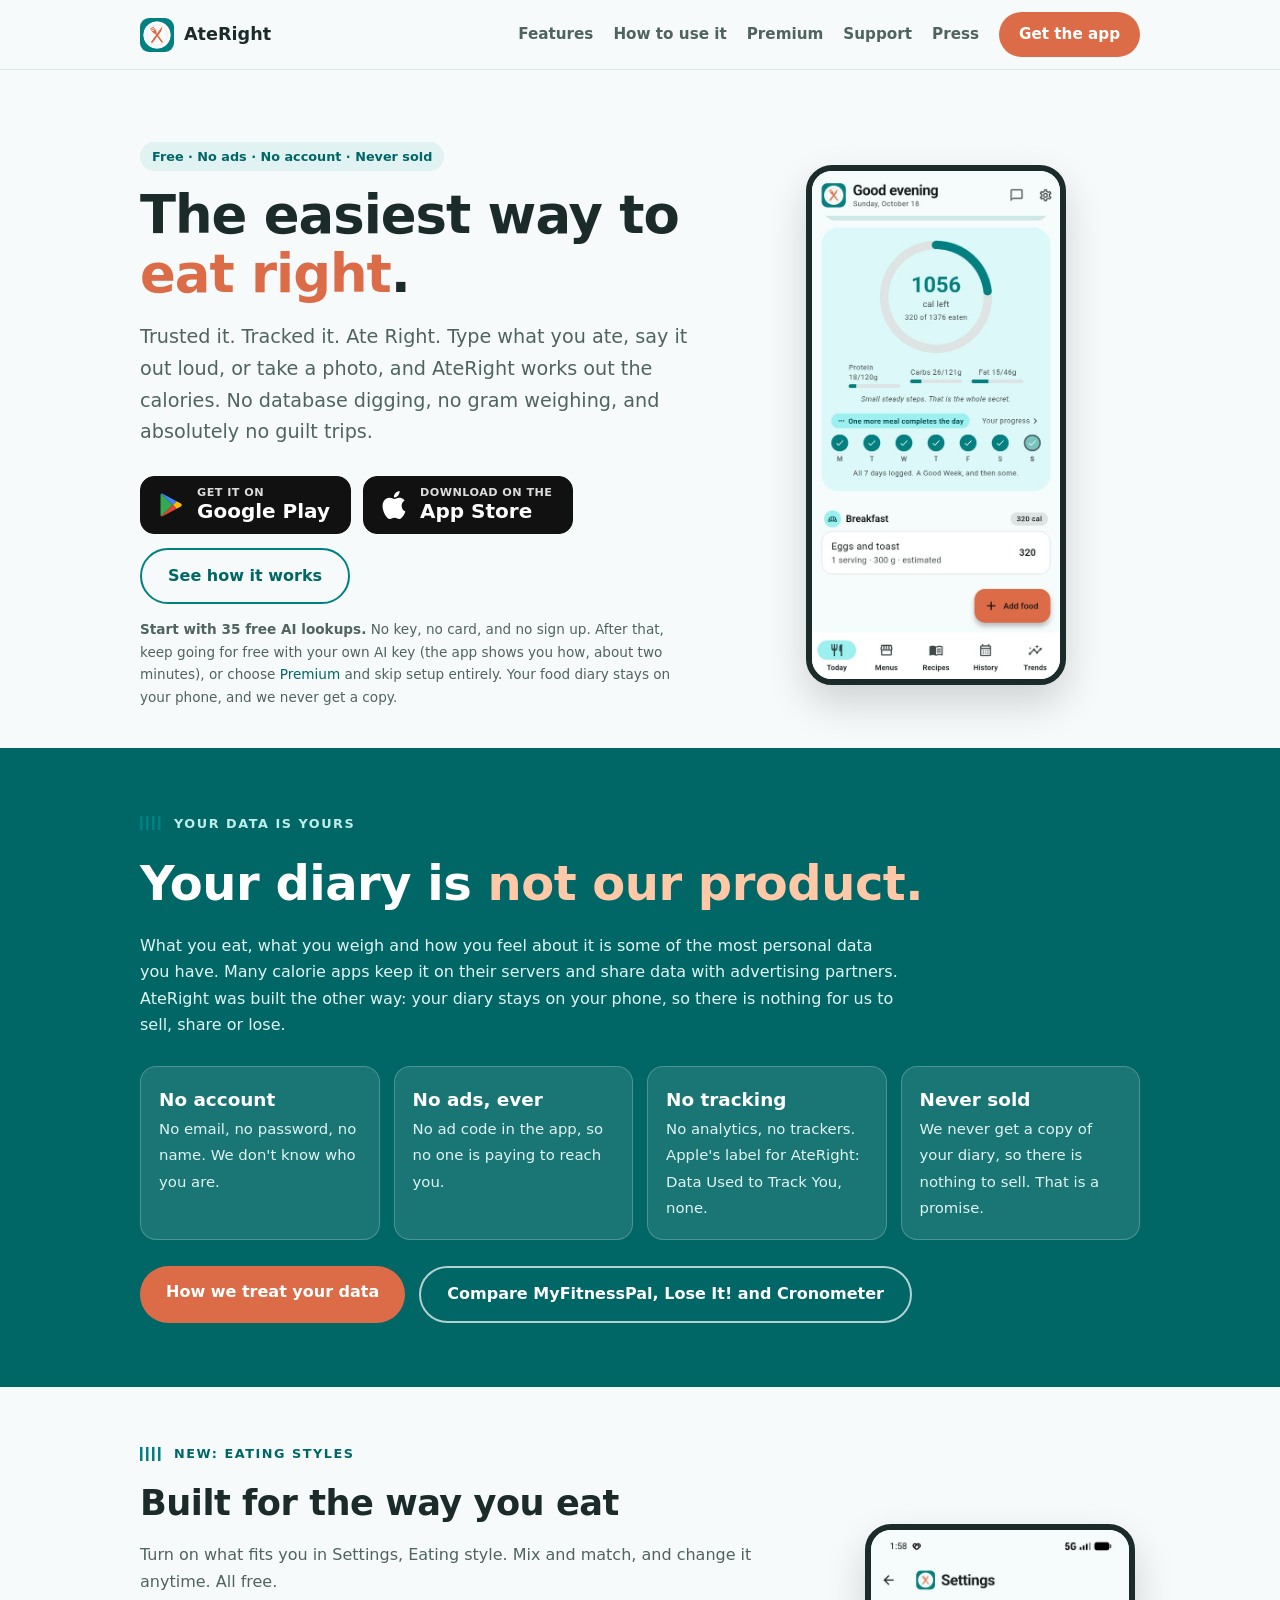
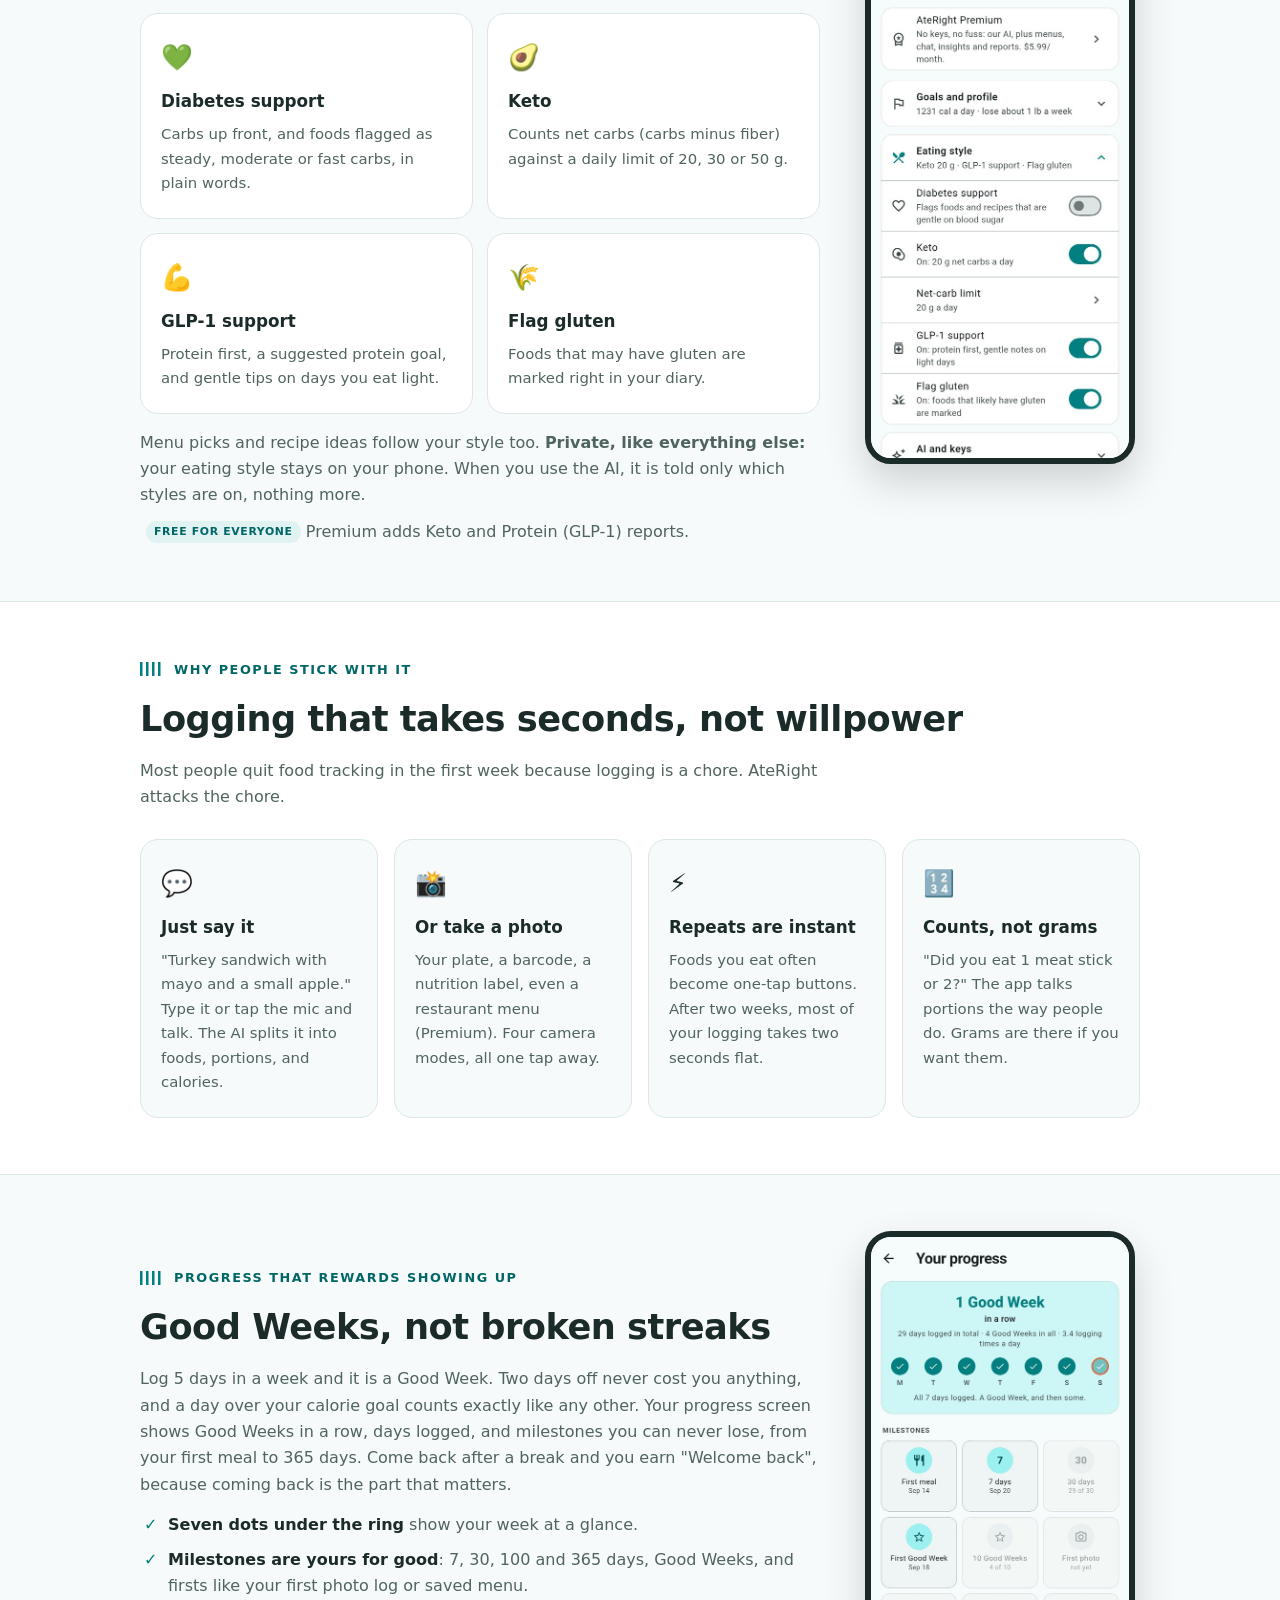
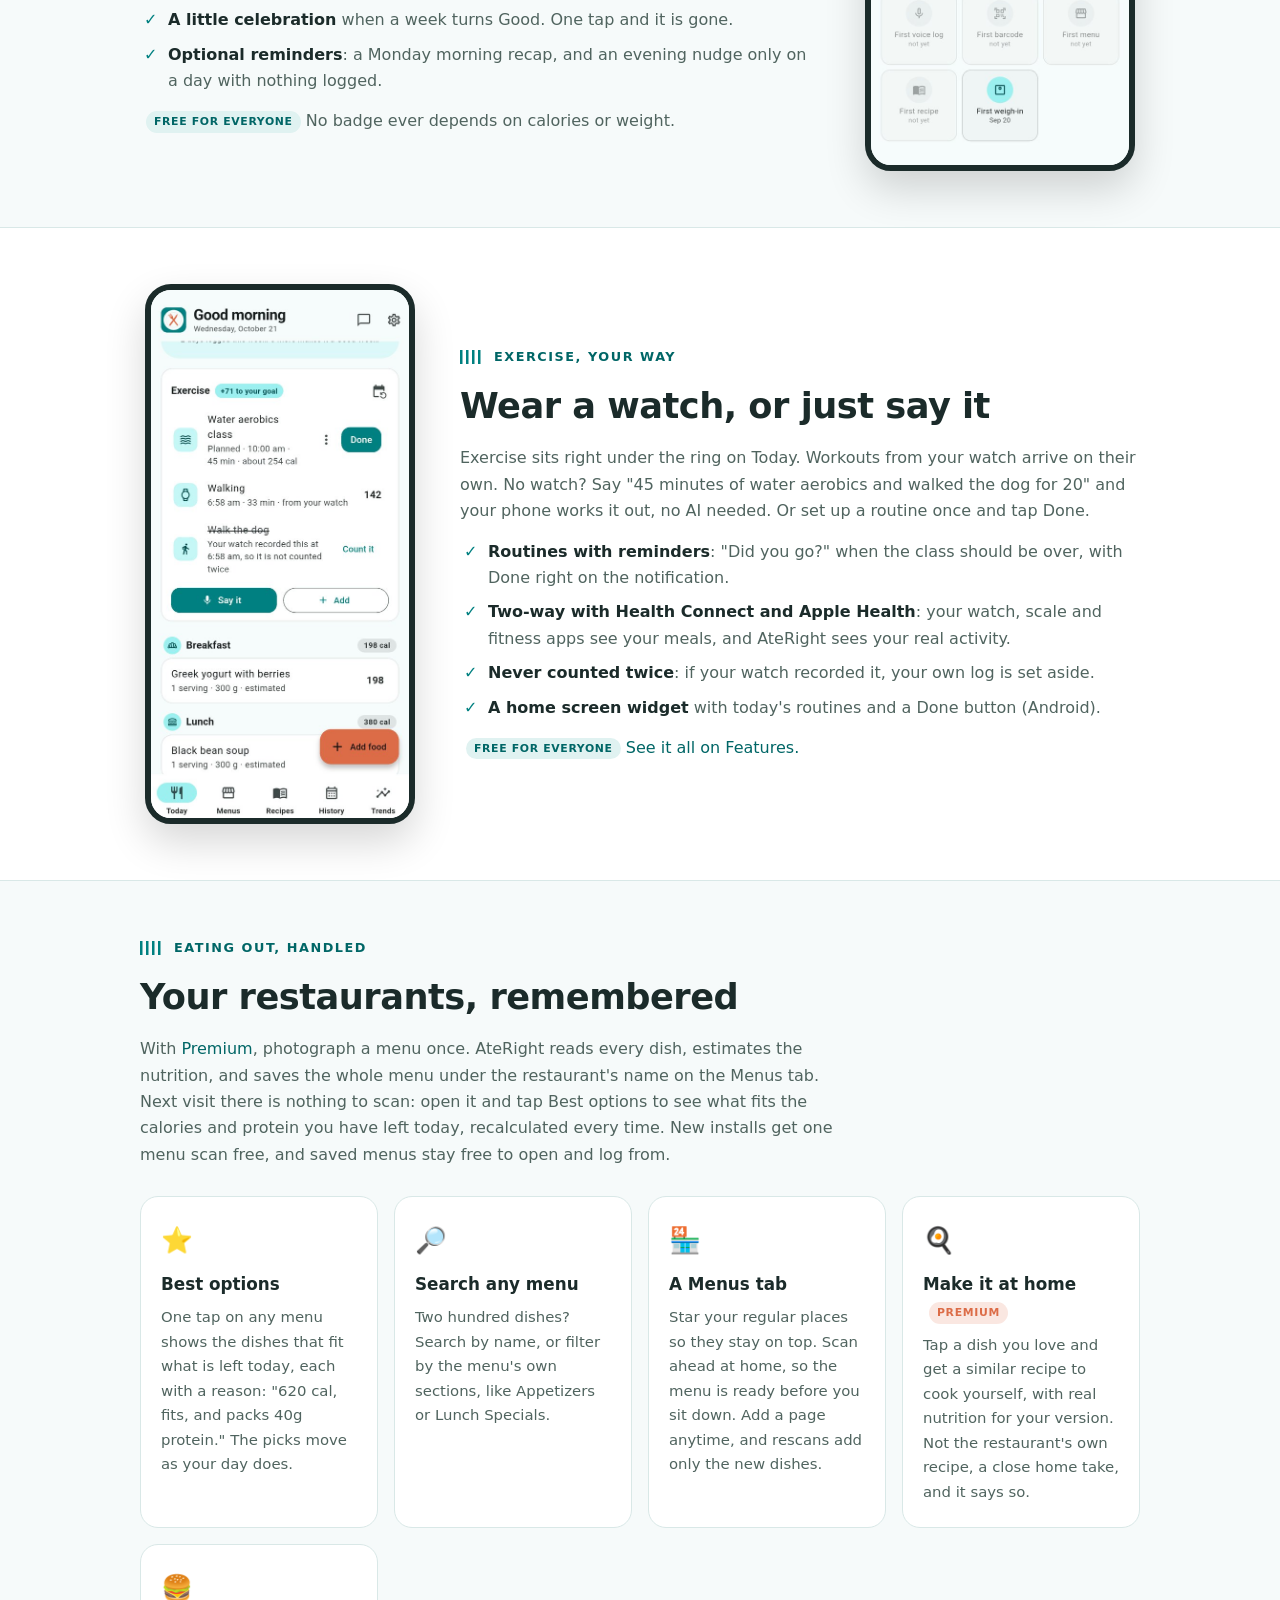
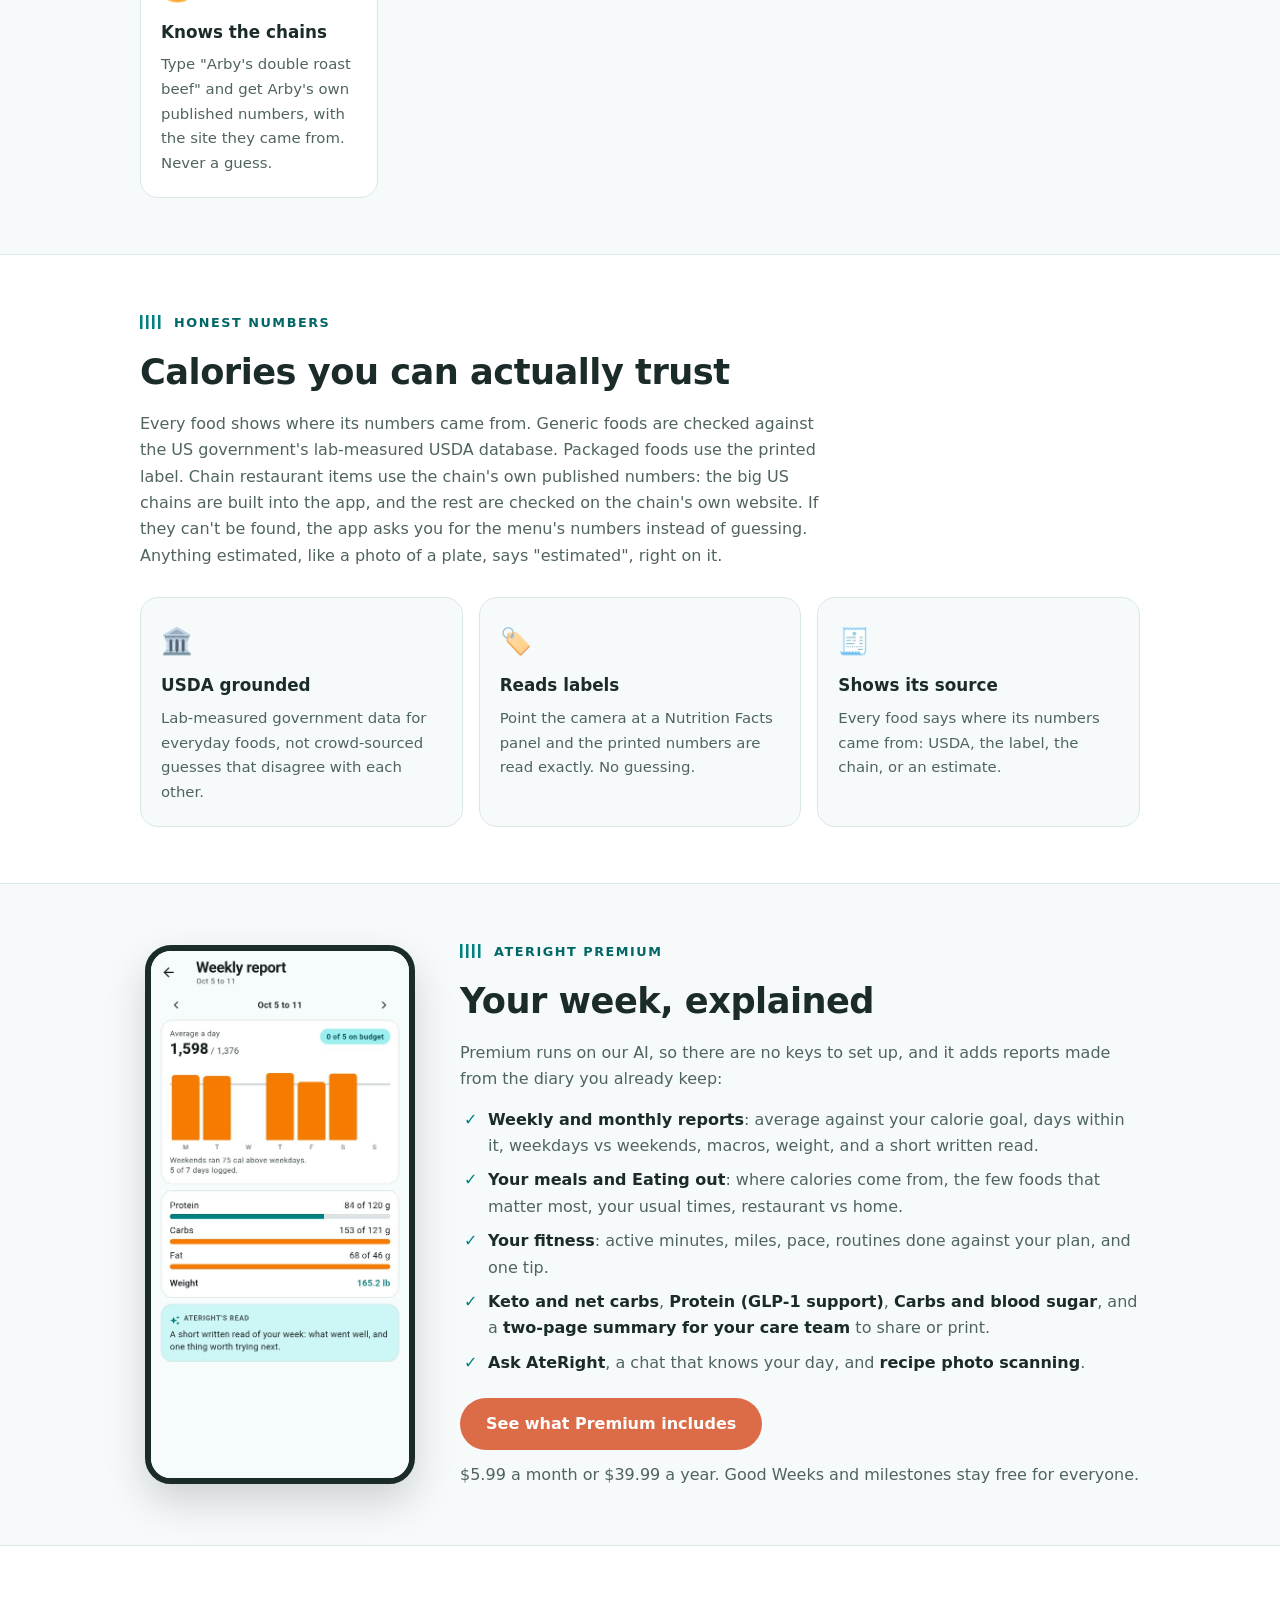
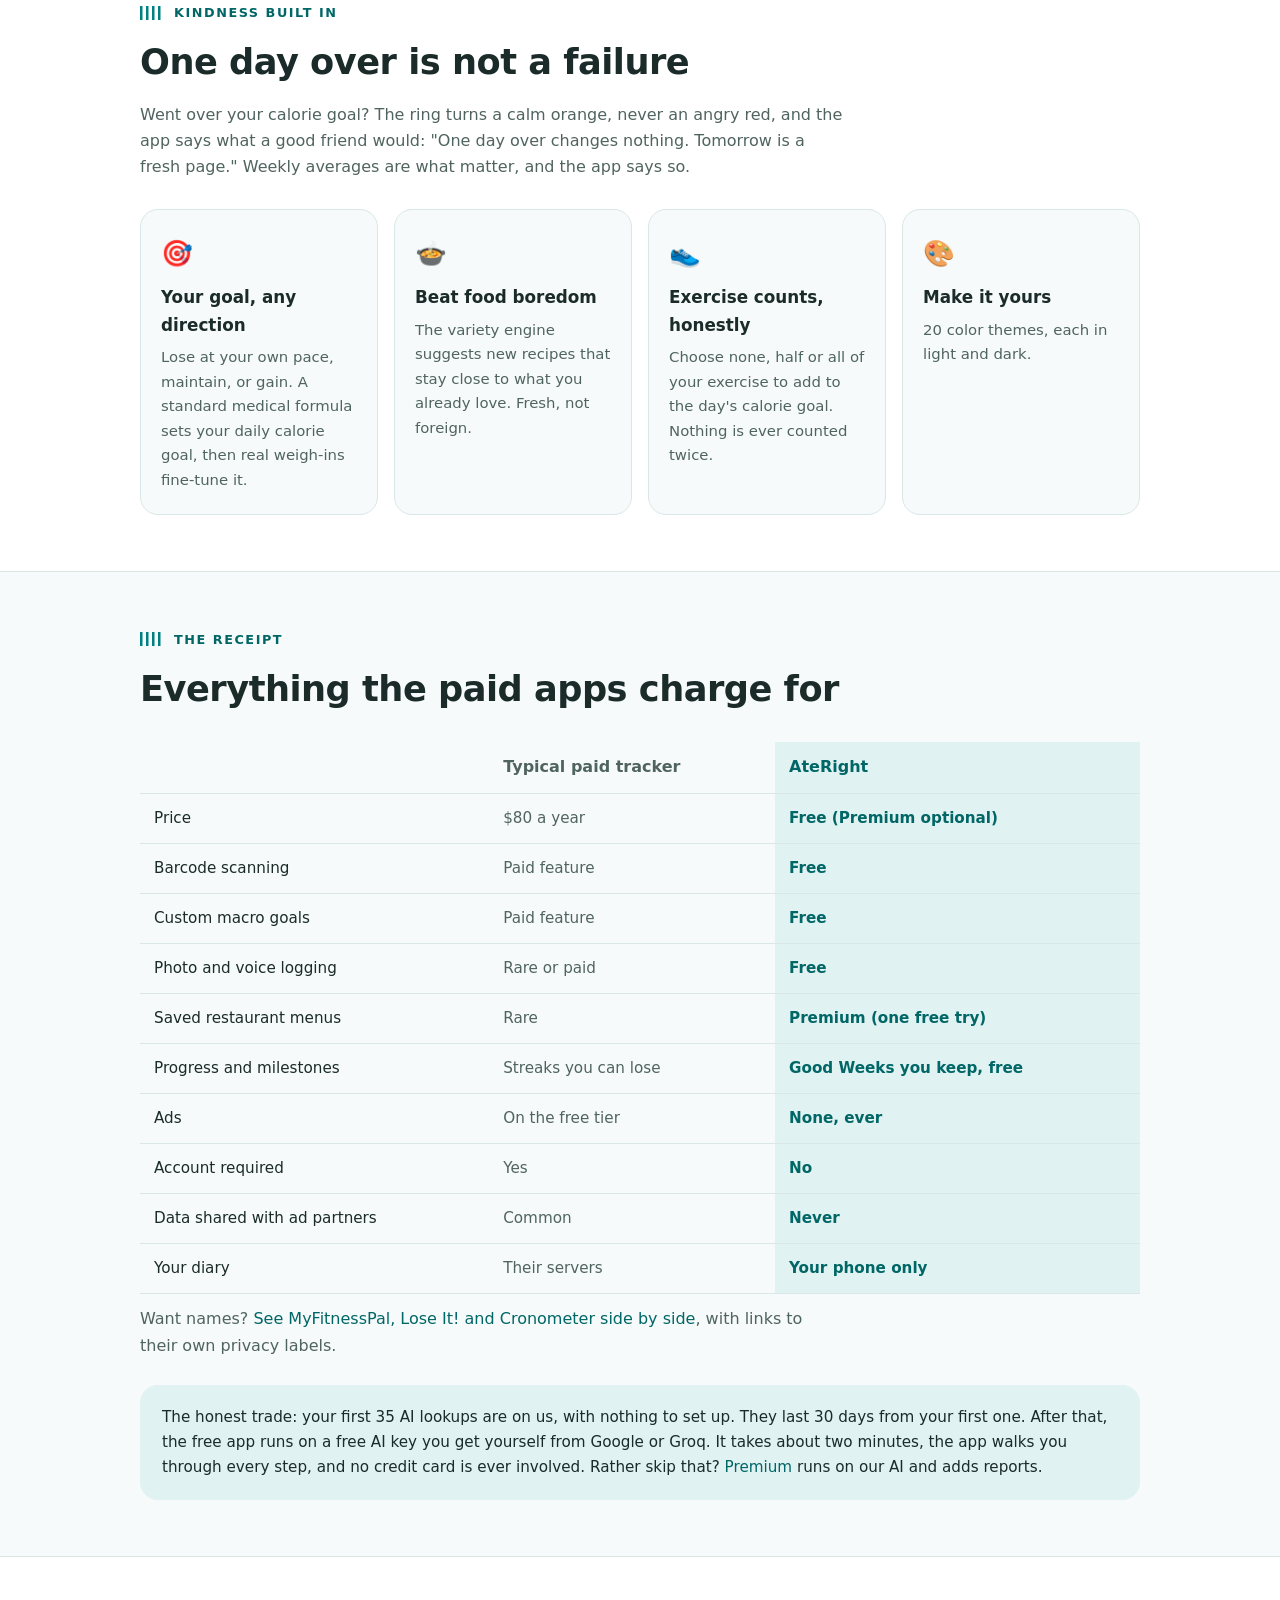
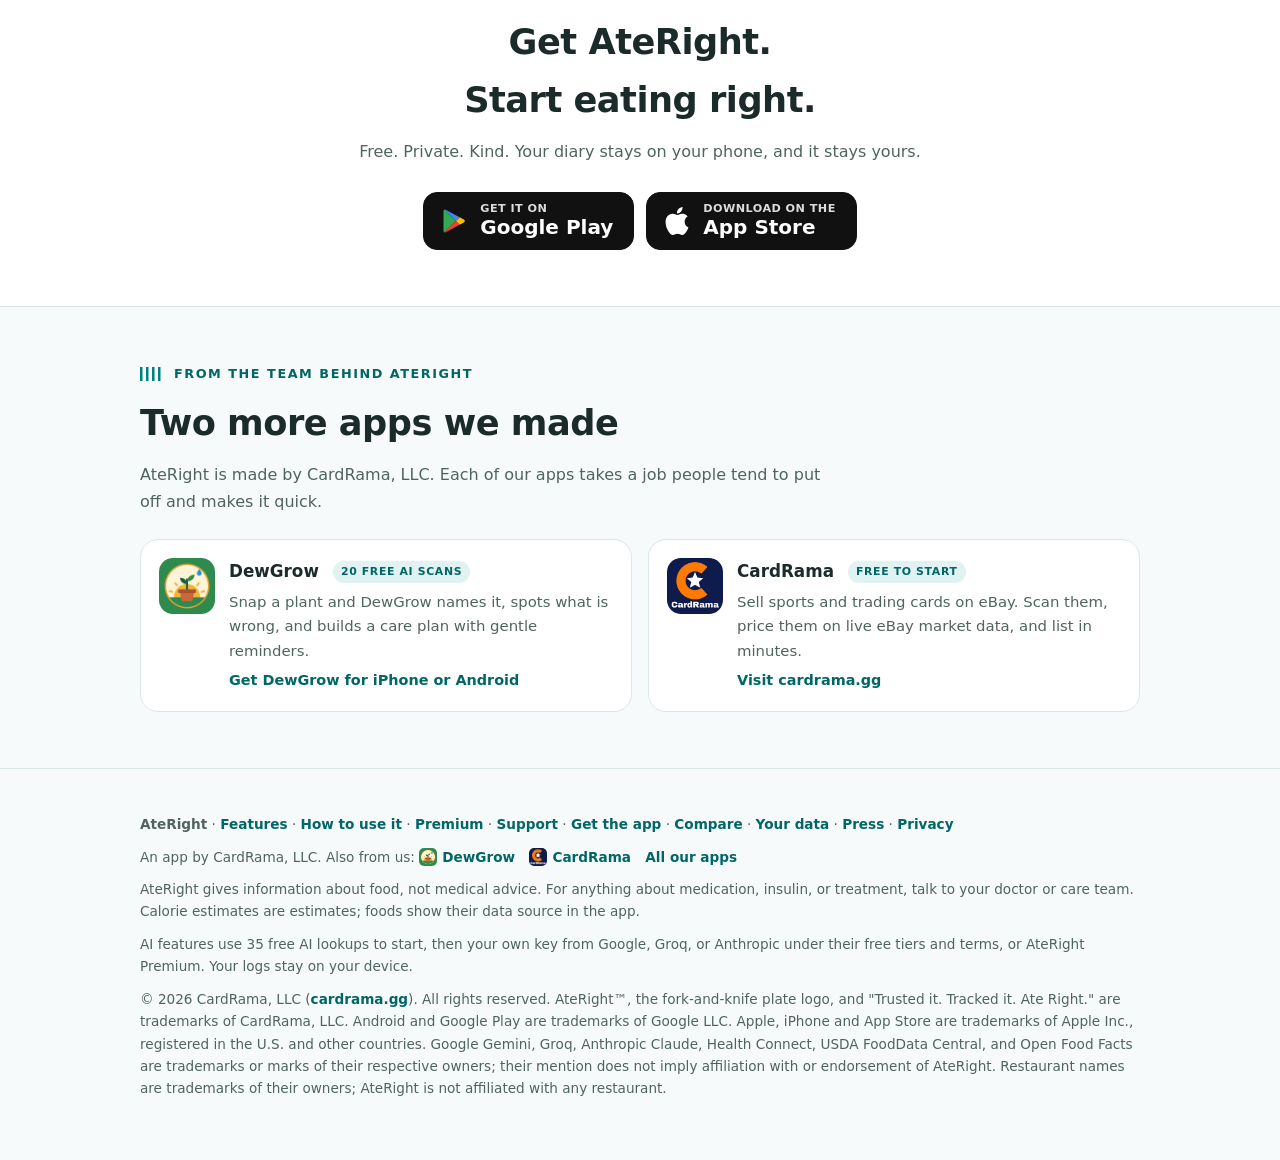
<file: index.html>
<!doctype html>
<html lang="en">
<head>
<meta charset="utf-8">
<meta name="viewport" content="width=device-width, initial-scale=1">
<title>AteRight - the easiest way to eat right</title>
<meta name="description" content="Trusted it. Tracked it. Ate Right. A free, private calorie tracker: no account, no ads, no tracking, and your diary stays on your phone. 35 free AI lookups to start, eating styles for Diabetes, Keto, GLP-1 and gluten, saved restaurant menus, Good Weeks and zero shame.">
<meta property="og:title" content="AteRight">
<meta property="og:description" content="Everything the paid trackers do. Free, kind, and private.">
<meta property="og:image" content="https://ateright.com/icon.png">
<link rel="icon" href="icon.png">
<link rel="stylesheet" href="styles.css?v=20261105">
<style>
  .pband { background: var(--brand-deep); color: #fff; padding: 64px 0; }
  .pband .kicker { color: #bfeeea; }
  .pband h2 { color: #fff; font-size: clamp(2rem, 4.4vw, 3rem); }
  .pband h2 em { color: #ffc9a8; font-style: normal; }
  .pband .sub { color: #dff5f2; max-width: 760px; }
  .pfacts { display: grid; grid-template-columns: repeat(auto-fit, minmax(190px, 1fr)); gap: 14px; margin-top: 28px; }
  .pfact { background: rgba(255,255,255,.1); border: 1px solid rgba(255,255,255,.22); border-radius: 16px; padding: 18px; }
  .pfact b { display: block; font-size: 1.15rem; color: #fff; }
  .pfact span { color: #dff5f2; font-size: .93rem; }
  .pband .ctas { margin-top: 26px; display: flex; gap: 14px; flex-wrap: wrap; }
  .pband .btn.ghost { color: #fff; border-color: rgba(255,255,255,.7); }
  .pband a:not(.btn) { color: #fff; text-decoration: underline; }
  @media (prefers-color-scheme: dark) { .pband { background: #0c3f3c; } }
  .styles4 { display: grid; grid-template-columns: repeat(auto-fit, minmax(220px, 1fr)); gap: 14px; margin-top: 18px; }
</style>
</head>
<body>

<nav><div class="nav-inner">
  <a class="brand" href="index.html"><img src="icon.png" alt="">AteRight</a>
  <div class="nav-links">
    <a href="features.html">Features</a>
    <a href="guide.html">How to use it</a>
    <a href="premium.html">Premium</a>
    <a href="support.html">Support</a>
    <a href="press.html">Press</a>
    <a class="btn" href="download.html">Get the app</a>
  </div>
</div></nav>

<header class="hero wrap">
  <div>
    <span class="pill">Free · No ads · No account · Never sold</span>
    <h1>The easiest way to <em>eat right</em>.</h1>
    <p class="lede">Trusted it. Tracked it. Ate Right. Type what you ate, say it out loud, or take a photo, and AteRight works out the calories. No database digging, no gram weighing, and absolutely no guilt trips.</p>
    <div class="ctas">
      <div class="stores"><a class="store" href="https://play.google.com/store/apps/details?id=gg.cardrama.ateright" rel="noopener"><svg viewBox="0 0 24 24" aria-hidden="true"><path fill="#34A853" d="M3.6 2.3 13.5 12l-9.9 9.7c-.4-.2-.6-.6-.6-1.1V3.4c0-.5.2-.9.6-1.1z"/><path fill="#FBBC04" d="m16.8 15.3-3.3-3.3 3.3-3.3 3.7 2.1c1 .6 1 2 0 2.5z"/><path fill="#EA4335" d="M13.5 12 3.6 21.7c.3.2.8.2 1.2 0l12-6.4z"/><path fill="#4285F4" d="M13.5 12 16.8 8.7l-12-6.4c-.4-.2-.9-.2-1.2 0z"/></svg><span><small>Get it on</small>Google Play</span></a><a class="store" href="https://apps.apple.com/us/app/ateright-ai-calorie-counter/id6823991998" rel="noopener"><svg viewBox="0 0 24 24" aria-hidden="true"><path fill="currentColor" d="M12.152 6.896c-.948 0-2.415-1.078-3.96-1.04-2.04.027-3.91 1.183-4.961 3.014-2.117 3.675-.546 9.103 1.519 12.09 1.013 1.454 2.208 3.09 3.792 3.039 1.52-.065 2.09-.987 3.935-.987 1.831 0 2.35.987 3.96.948 1.637-.026 2.676-1.48 3.676-2.948 1.156-1.688 1.636-3.325 1.662-3.415-.039-.013-3.182-1.221-3.22-4.857-.026-3.04 2.48-4.494 2.597-4.559-1.429-2.09-3.623-2.324-4.39-2.376-2-.156-3.675 1.09-4.61 1.09zM15.53 3.83c.843-1.012 1.4-2.427 1.245-3.83-1.207.052-2.662.805-3.532 1.818-.78.896-1.454 2.338-1.273 3.714 1.338.104 2.715-.688 3.559-1.701"/></svg><span><small>Download on the</small>App Store</span></a></div>
      <a class="btn ghost" href="guide.html">See how it works</a>
    </div>
    <p class="fine"><b>Start with 35 free AI lookups.</b> No key, no card, and no sign up. After that, keep going for free with your own AI key (the app shows you how, about two minutes), or choose <a href="premium.html">Premium</a> and skip setup entirely. Your food diary stays on your phone, and we never get a copy.</p>
  </div>
  <figure class="shot" aria-label="The AteRight Today screen">
    <img src="img/today-week.jpg" alt="The Today screen: calories left in a ring, protein, carbs and fat bars, and this week's seven dots, all logged.">
  </figure>
</header>

<section class="pband">
  <div class="wrap">
    <div class="kicker">Your data is yours</div>
    <h2>Your diary is <em>not our product.</em></h2>
    <p class="sub">What you eat, what you weigh and how you feel about it is some of the most personal data you have. Many calorie apps keep it on their servers and share data with advertising partners. AteRight was built the other way: your diary stays on your phone, so there is nothing for us to sell, share or lose.</p>
    <div class="pfacts">
      <div class="pfact"><b>No account</b><span>No email, no password, no name. We don't know who you are.</span></div>
      <div class="pfact"><b>No ads, ever</b><span>No ad code in the app, so no one is paying to reach you.</span></div>
      <div class="pfact"><b>No tracking</b><span>No analytics, no trackers. Apple's label for AteRight: Data Used to Track You, none.</span></div>
      <div class="pfact"><b>Never sold</b><span>We never get a copy of your diary, so there is nothing to sell. That is a promise.</span></div>
    </div>
    <div class="ctas"><a class="btn" href="your-data.html">How we treat your data</a><a class="btn ghost" href="compare.html">Compare MyFitnessPal, Lose It! and Cronometer</a></div>
  </div>
</section>

<section>
  <div class="wrap split">
    <div>
      <div class="kicker">New: eating styles</div>
      <h2>Built for the way you eat</h2>
      <p class="sub">Turn on what fits you in Settings, Eating style. Mix and match, and change it anytime. All free.</p>
      <div class="styles4">
        <div class="card"><div class="emo">💚</div><h3>Diabetes support</h3><p>Carbs up front, and foods flagged as steady, moderate or fast carbs, in plain words.</p></div>
        <div class="card"><div class="emo">🥑</div><h3>Keto</h3><p>Counts net carbs (carbs minus fiber) against a daily limit of 20, 30 or 50 g.</p></div>
        <div class="card"><div class="emo">💪</div><h3>GLP-1 support</h3><p>Protein first, a suggested protein goal, and gentle tips on days you eat light.</p></div>
        <div class="card"><div class="emo">🌾</div><h3>Flag gluten</h3><p>Foods that may have gluten are marked right in your diary.</p></div>
      </div>
      <p class="sub" style="margin-top:16px">Menu picks and recipe ideas follow your style too. <b>Private, like everything else:</b> your eating style stays on your phone. When you use the AI, it is told only which styles are on, nothing more.</p>
      <p class="sub" style="margin-top:10px"><span class="ptag ftag">Free for everyone</span> Premium adds Keto and Protein (GLP-1) reports.</p>
    </div>
    <figure class="shot"><img src="img/eating-style.jpg" alt="Settings, Eating style: Diabetes support, Keto with a 20 g net-carb limit, GLP-1 support and Flag gluten."></figure>
  </div>
</section>

<section class="alt">
  <div class="wrap">
    <div class="kicker">Why people stick with it</div>
    <h2>Logging that takes seconds, not willpower</h2>
    <p class="sub">Most people quit food tracking in the first week because logging is a chore. AteRight attacks the chore.</p>
    <div class="cards">
      <div class="card"><div class="emo">💬</div><h3>Just say it</h3><p>"Turkey sandwich with mayo and a small apple." Type it or tap the mic and talk. The AI splits it into foods, portions, and calories.</p></div>
      <div class="card"><div class="emo">📸</div><h3>Or take a photo</h3><p>Your plate, a barcode, a nutrition label, even a restaurant menu (Premium). Four camera modes, all one tap away.</p></div>
      <div class="card"><div class="emo">⚡</div><h3>Repeats are instant</h3><p>Foods you eat often become one-tap buttons. After two weeks, most of your logging takes two seconds flat.</p></div>
      <div class="card"><div class="emo">🔢</div><h3>Counts, not grams</h3><p>"Did you eat 1 meat stick or 2?" The app talks portions the way people do. Grams are there if you want them.</p></div>
    </div>
  </div>
</section>

<section>
  <div class="wrap split">
    <div>
      <div class="kicker">Progress that rewards showing up</div>
      <h2>Good Weeks, not broken streaks</h2>
      <p class="sub">Log 5 days in a week and it is a Good Week. Two days off never cost you anything, and a day over your calorie goal counts exactly like any other. Your progress screen shows Good Weeks in a row, days logged, and milestones you can never lose, from your first meal to 365 days. Come back after a break and you earn "Welcome back", because coming back is the part that matters.</p>
      <ul class="ticks">
        <li><b>Seven dots under the ring</b> show your week at a glance.</li>
        <li><b>Milestones are yours for good</b>: 7, 30, 100 and 365 days, Good Weeks, and firsts like your first photo log or saved menu.</li>
        <li><b>A little celebration</b> when a week turns Good. One tap and it is gone.</li>
        <li><b>Optional reminders</b>: a Monday morning recap, and an evening nudge only on a day with nothing logged.</li>
      </ul>
      <p class="sub" style="margin-top:14px"><span class="ptag ftag">Free for everyone</span> No badge ever depends on calories or weight.</p>
    </div>
    <figure class="shot"><img src="img/progress.jpg" alt="Your progress screen: Good Weeks in a row, days logged, and milestone badges."></figure>
  </div>
</section>

<section class="alt">
  <div class="wrap split flip">
    <figure class="shot"><img src="img/exercise-today.jpg" alt="Today screen with the Exercise card: a planned class with a Done button, a walk from the watch, and a ticked dog walk the watch already covered."></figure>
    <div>
      <div class="kicker">Exercise, your way</div>
      <h2>Wear a watch, or just say it</h2>
      <p class="sub">Exercise sits right under the ring on Today. Workouts from your watch arrive on their own. No watch? Say "45 minutes of water aerobics and walked the dog for 20" and your phone works it out, no AI needed. Or set up a routine once and tap Done.</p>
      <ul class="ticks">
        <li><b>Routines with reminders</b>: "Did you go?" when the class should be over, with Done right on the notification.</li>
        <li><b>Two-way with Health Connect and Apple Health</b>: your watch, scale and fitness apps see your meals, and AteRight sees your real activity.</li>
        <li><b>Never counted twice</b>: if your watch recorded it, your own log is set aside.</li>
        <li><b>A home screen widget</b> with today's routines and a Done button (Android).</li>
      </ul>
      <p class="sub" style="margin-top:14px"><span class="ptag ftag">Free for everyone</span> <a href="features.html">See it all on Features.</a></p>
    </div>
  </div>
</section>

<section>
  <div class="wrap">
    <div class="kicker">Eating out, handled</div>
    <h2>Your restaurants, remembered</h2>
    <p class="sub">With <a href="premium.html">Premium</a>, photograph a menu once. AteRight reads every dish, estimates the nutrition, and saves the whole menu under the restaurant's name on the Menus tab. Next visit there is nothing to scan: open it and tap Best options to see what fits the calories and protein you have left today, recalculated every time. New installs get one menu scan free, and saved menus stay free to open and log from.</p>
    <div class="cards">
      <div class="card"><div class="emo">⭐</div><h3>Best options</h3><p>One tap on any menu shows the dishes that fit what is left today, each with a reason: "620 cal, fits, and packs 40g protein." The picks move as your day does.</p></div>
      <div class="card"><div class="emo">🔎</div><h3>Search any menu</h3><p>Two hundred dishes? Search by name, or filter by the menu's own sections, like Appetizers or Lunch Specials.</p></div>
      <div class="card"><div class="emo">🏪</div><h3>A Menus tab</h3><p>Star your regular places so they stay on top. Scan ahead at home, so the menu is ready before you sit down. Add a page anytime, and rescans add only the new dishes.</p></div>
      <div class="card"><div class="emo">🍳</div><h3>Make it at home <span class="ptag">Premium</span></h3><p>Tap a dish you love and get a similar recipe to cook yourself, with real nutrition for your version. Not the restaurant's own recipe, a close home take, and it says so.</p></div>
      <div class="card"><div class="emo">🍔</div><h3>Knows the chains</h3><p>Type "Arby's double roast beef" and get Arby's own published numbers, with the site they came from. Never a guess.</p></div>
    </div>
  </div>
</section>

<section class="alt">
  <div class="wrap">
    <div class="kicker">Honest numbers</div>
    <h2>Calories you can actually trust</h2>
    <p class="sub">Every food shows where its numbers came from. Generic foods are checked against the US government's lab-measured USDA database. Packaged foods use the printed label. Chain restaurant items use the chain's own published numbers: the big US chains are built into the app, and the rest are checked on the chain's own website. If they can't be found, the app asks you for the menu's numbers instead of guessing. Anything estimated, like a photo of a plate, says "estimated", right on it.</p>
    <div class="cards">
      <div class="card"><div class="emo">🏛️</div><h3>USDA grounded</h3><p>Lab-measured government data for everyday foods, not crowd-sourced guesses that disagree with each other.</p></div>
      <div class="card"><div class="emo">🏷️</div><h3>Reads labels</h3><p>Point the camera at a Nutrition Facts panel and the printed numbers are read exactly. No guessing.</p></div>
      <div class="card"><div class="emo">🧾</div><h3>Shows its source</h3><p>Every food says where its numbers came from: USDA, the label, the chain, or an estimate.</p></div>
    </div>
  </div>
</section>

<section>
  <div class="wrap split flip">
    <figure class="shot"><img src="img/weekly-report.jpg" alt="A weekly report: average calories against the calorie goal, a bar for each day, and protein, carbs and fat against goals."></figure>
    <div>
      <div class="kicker">AteRight Premium</div>
      <h2>Your week, explained</h2>
      <p class="sub">Premium runs on our AI, so there are no keys to set up, and it adds reports made from the diary you already keep:</p>
      <ul class="ticks">
        <li><b>Weekly and monthly reports</b>: average against your calorie goal, days within it, weekdays vs weekends, macros, weight, and a short written read.</li>
        <li><b>Your meals and Eating out</b>: where calories come from, the few foods that matter most, your usual times, restaurant vs home.</li>
        <li><b>Your fitness</b>: active minutes, miles, pace, routines done against your plan, and one tip.</li>
        <li><b>Keto and net carbs</b>, <b>Protein (GLP-1 support)</b>, <b>Carbs and blood sugar</b>, and a <b>two-page summary for your care team</b> to share or print.</li>
        <li><b>Ask AteRight</b>, a chat that knows your day, and <b>recipe photo scanning</b>.</li>
      </ul>
      <div class="ctas" style="margin-top:22px;display:flex;gap:14px;flex-wrap:wrap">
        <a class="btn" href="premium.html">See what Premium includes</a>
      </div>
      <p class="fine" style="margin-top:12px;color:var(--ink-soft)">$5.99 a month or $39.99 a year. Good Weeks and milestones stay free for everyone.</p>
    </div>
  </div>
</section>

<section class="alt">
  <div class="wrap">
    <div class="kicker">Kindness built in</div>
    <h2>One day over is not a failure</h2>
    <p class="sub">Went over your calorie goal? The ring turns a calm orange, never an angry red, and the app says what a good friend would: "One day over changes nothing. Tomorrow is a fresh page." Weekly averages are what matter, and the app says so.</p>
    <div class="cards">
      <div class="card"><div class="emo">🎯</div><h3>Your goal, any direction</h3><p>Lose at your own pace, maintain, or gain. A standard medical formula sets your daily calorie goal, then real weigh-ins fine-tune it.</p></div>
      <div class="card"><div class="emo">🍲</div><h3>Beat food boredom</h3><p>The variety engine suggests new recipes that stay close to what you already love. Fresh, not foreign.</p></div>
      <div class="card"><div class="emo">👟</div><h3>Exercise counts, honestly</h3><p>Choose none, half or all of your exercise to add to the day's calorie goal. Nothing is ever counted twice.</p></div>
      <div class="card"><div class="emo">🎨</div><h3>Make it yours</h3><p>20 color themes, each in light and dark.</p></div>
    </div>
  </div>
</section>

<section>
  <div class="wrap">
    <div class="kicker">The receipt</div>
    <h2>Everything the paid apps charge for</h2>
    <table class="compare">
      <tr><th></th><th>Typical paid tracker</th><th>AteRight</th></tr>
      <tr><td>Price</td><td>$80 a year</td><td>Free (Premium optional)</td></tr>
      <tr><td>Barcode scanning</td><td>Paid feature</td><td>Free</td></tr>
      <tr><td>Custom macro goals</td><td>Paid feature</td><td>Free</td></tr>
      <tr><td>Photo and voice logging</td><td>Rare or paid</td><td>Free</td></tr>
      <tr><td>Saved restaurant menus</td><td>Rare</td><td>Premium (one free try)</td></tr>
      <tr><td>Progress and milestones</td><td>Streaks you can lose</td><td>Good Weeks you keep, free</td></tr>
      <tr><td>Ads</td><td>On the free tier</td><td>None, ever</td></tr>
      <tr><td>Account required</td><td>Yes</td><td>No</td></tr>
      <tr><td>Data shared with ad partners</td><td>Common</td><td>Never</td></tr>
      <tr><td>Your diary</td><td>Their servers</td><td>Your phone only</td></tr>
    </table>
    <p class="sub" style="margin-top:12px">Want names? <a href="compare.html">See MyFitnessPal, Lose It! and Cronometer side by side</a>, with links to their own privacy labels.</p>
    <div class="callout">The honest trade: your first 35 AI lookups are on us, with nothing to set up. They last 30 days from your first one. After that, the free app runs on a free AI key you get yourself from Google or Groq. It takes about two minutes, the app walks you through every step, and no credit card is ever involved. Rather skip that? <a href="premium.html">Premium</a> runs on our AI and adds reports.</div>
  </div>
</section>

<section class="alt">
  <div class="wrap" style="text-align:center">
    <h2>Get AteRight.<br>Start eating right.</h2>
    <p class="sub" style="margin:10px auto 26px">Free. Private. Kind. Your diary stays on your phone, and it stays yours.</p>
    <div class="stores center"><a class="store" href="https://play.google.com/store/apps/details?id=gg.cardrama.ateright" rel="noopener"><svg viewBox="0 0 24 24" aria-hidden="true"><path fill="#34A853" d="M3.6 2.3 13.5 12l-9.9 9.7c-.4-.2-.6-.6-.6-1.1V3.4c0-.5.2-.9.6-1.1z"/><path fill="#FBBC04" d="m16.8 15.3-3.3-3.3 3.3-3.3 3.7 2.1c1 .6 1 2 0 2.5z"/><path fill="#EA4335" d="M13.5 12 3.6 21.7c.3.2.8.2 1.2 0l12-6.4z"/><path fill="#4285F4" d="M13.5 12 16.8 8.7l-12-6.4c-.4-.2-.9-.2-1.2 0z"/></svg><span><small>Get it on</small>Google Play</span></a><a class="store" href="https://apps.apple.com/us/app/ateright-ai-calorie-counter/id6823991998" rel="noopener"><svg viewBox="0 0 24 24" aria-hidden="true"><path fill="currentColor" d="M12.152 6.896c-.948 0-2.415-1.078-3.96-1.04-2.04.027-3.91 1.183-4.961 3.014-2.117 3.675-.546 9.103 1.519 12.09 1.013 1.454 2.208 3.09 3.792 3.039 1.52-.065 2.09-.987 3.935-.987 1.831 0 2.35.987 3.96.948 1.637-.026 2.676-1.48 3.676-2.948 1.156-1.688 1.636-3.325 1.662-3.415-.039-.013-3.182-1.221-3.22-4.857-.026-3.04 2.48-4.494 2.597-4.559-1.429-2.09-3.623-2.324-4.39-2.376-2-.156-3.675 1.09-4.61 1.09zM15.53 3.83c.843-1.012 1.4-2.427 1.245-3.83-1.207.052-2.662.805-3.532 1.818-.78.896-1.454 2.338-1.273 3.714 1.338.104 2.715-.688 3.559-1.701"/></svg><span><small>Download on the</small>App Store</span></a></div>
  </div>
</section>

<section class="family" id="more-apps">
  <div class="wrap">
    <div class="kicker">From the team behind AteRight</div>
    <h2>Two more apps we made</h2>
    <p class="sub">AteRight is made by CardRama, LLC. Each of our apps takes a job people tend to put off and makes it quick.</p>
    <div class="apps">
      <a class="app-tile" href="https://dewgrow.com/" rel="noopener">
        <img src="img/apps/dewgrow.png" alt="">
        <span class="t">
          <span class="n">DewGrow <span class="ptag ftag">20 free AI scans</span></span>
          <span class="d">Snap a plant and DewGrow names it, spots what is wrong, and builds a care plan with gentle reminders.</span>
          <span class="go">Get DewGrow for iPhone or Android</span>
        </span>
      </a>
      <a class="app-tile" href="https://cardrama.gg/" rel="noopener">
        <img src="img/apps/cardrama.png" alt="">
        <span class="t">
          <span class="n">CardRama <span class="ptag ftag">Free to start</span></span>
          <span class="d">Sell sports and trading cards on eBay. Scan them, price them on live eBay market data, and list in minutes.</span>
          <span class="go">Visit cardrama.gg</span>
        </span>
      </a>
    </div>
  </div>
</section>

<footer><div class="wrap">
  <div><b>AteRight</b> · <a href="features.html">Features</a> · <a href="guide.html">How to use it</a> · <a href="premium.html">Premium</a> · <a href="support.html">Support</a> · <a href="download.html">Get the app</a> · <a href="compare.html">Compare</a> · <a href="your-data.html">Your data</a> · <a href="press.html">Press</a> · <a href="privacy.html">Privacy</a></div>
  <div class="family-line">An app by CardRama, LLC. Also from us: <a href="https://dewgrow.com/"><img src="img/apps/dewgrow.png" alt="">DewGrow</a> <a href="https://cardrama.gg/"><img src="img/apps/cardrama.png" alt="">CardRama</a> <a href="https://cardrama.gg/apps">All our apps</a></div>
  <div>AteRight gives information about food, not medical advice. For anything about medication, insulin, or treatment, talk to your doctor or care team. Calorie estimates are estimates; foods show their data source in the app.</div>
  <div>AI features use 35 free AI lookups to start, then your own key from Google, Groq, or Anthropic under their free tiers and terms, or AteRight Premium. Your logs stay on your device.</div>
  <div>© 2026 CardRama, LLC (<a href="https://cardrama.gg">cardrama.gg</a>). All rights reserved. AteRight™, the fork-and-knife plate logo, and "Trusted it. Tracked it. Ate Right." are trademarks of CardRama, LLC. Android and Google Play are trademarks of Google LLC. Apple, iPhone and App Store are trademarks of Apple Inc., registered in the U.S. and other countries. Google Gemini, Groq, Anthropic Claude, Health Connect, USDA FoodData Central, and Open Food Facts are trademarks or marks of their respective owners; their mention does not imply affiliation with or endorsement of AteRight. Restaurant names are trademarks of their owners; AteRight is not affiliated with any restaurant.</div>
</div></footer>

</body>
</html>
</file>
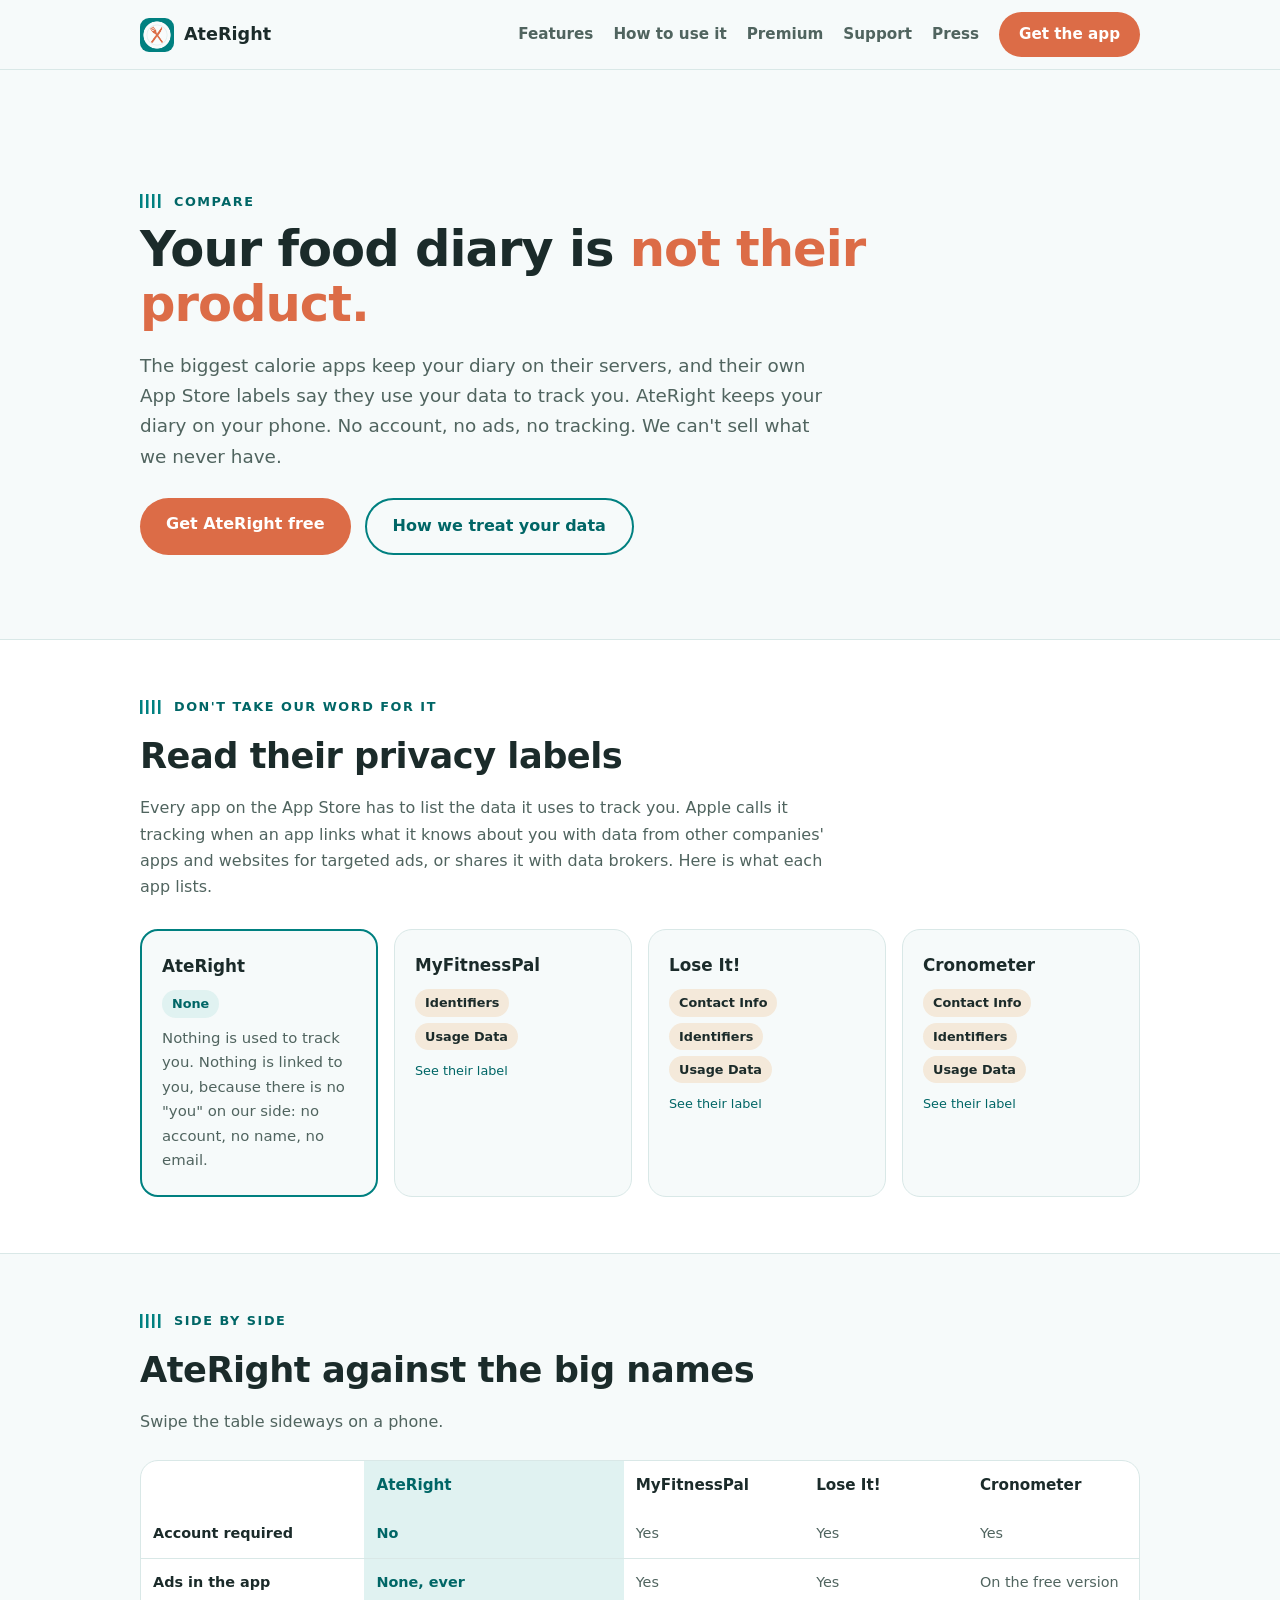
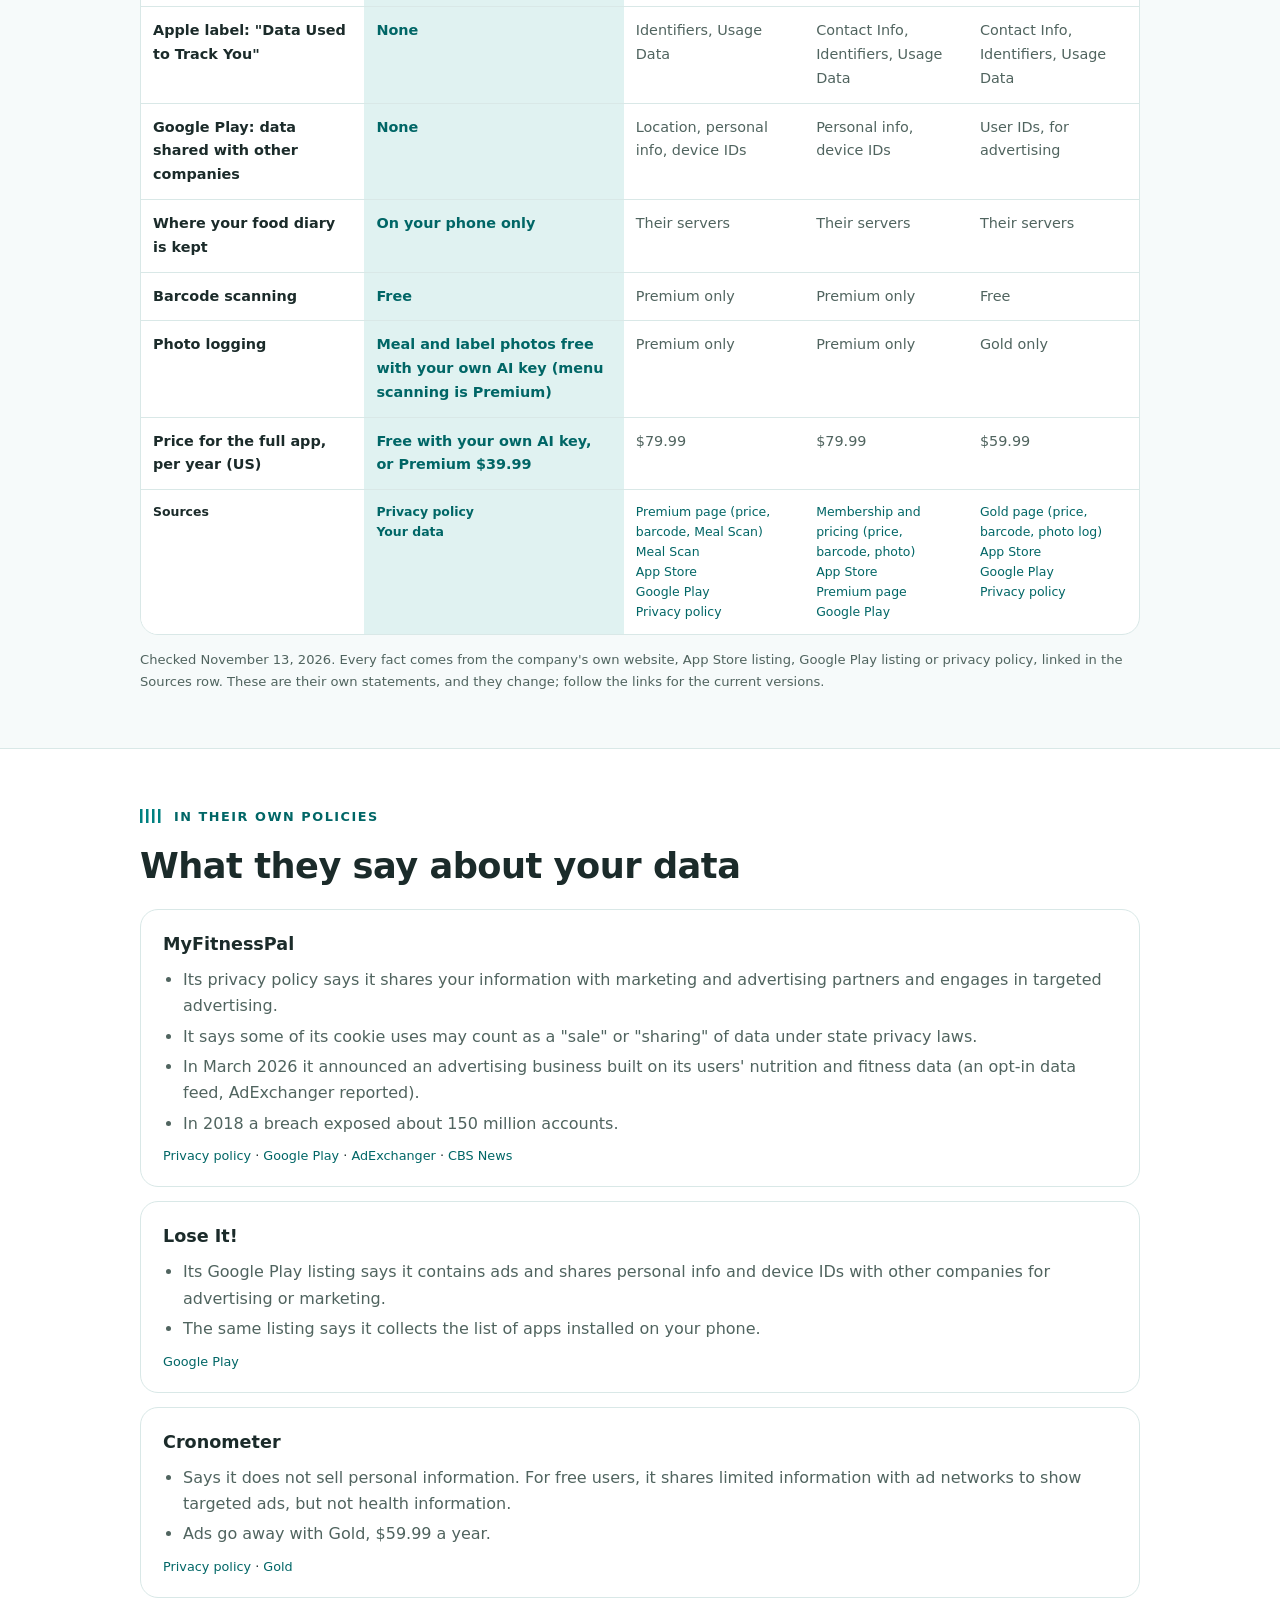
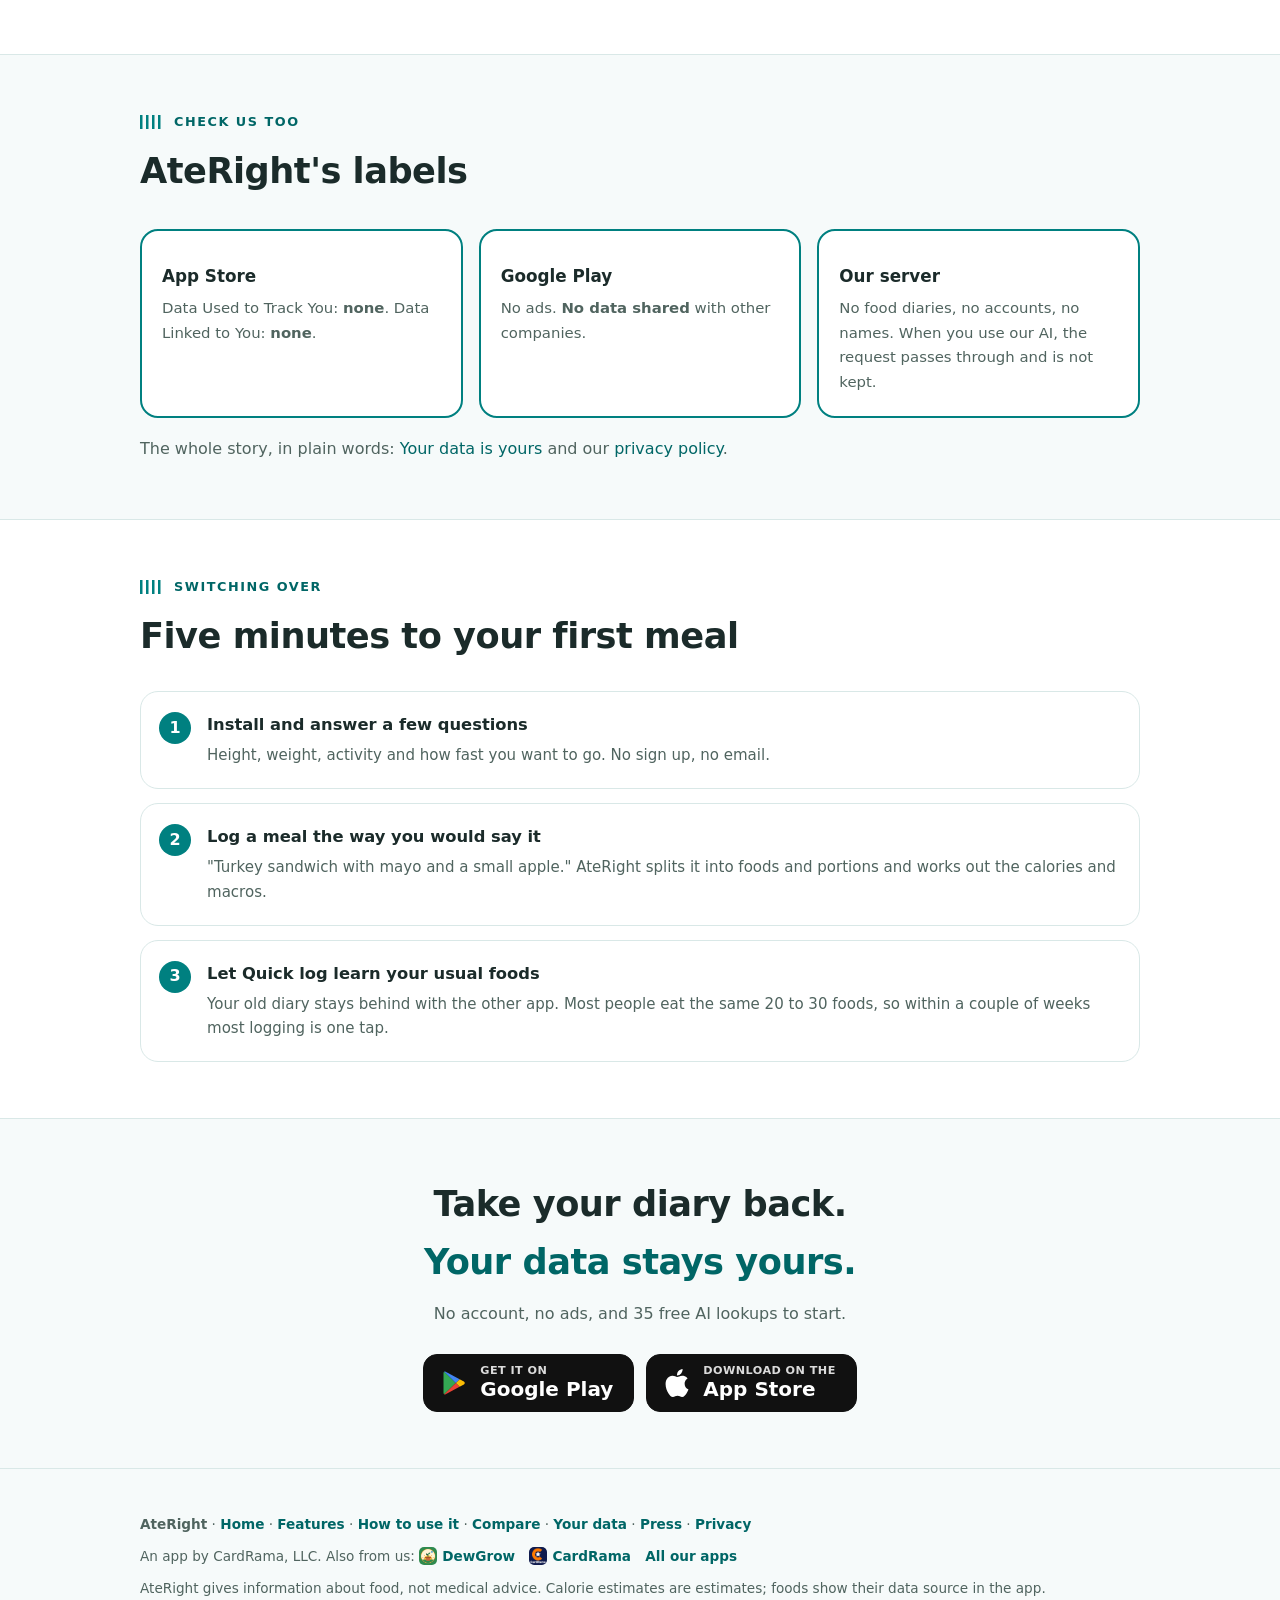
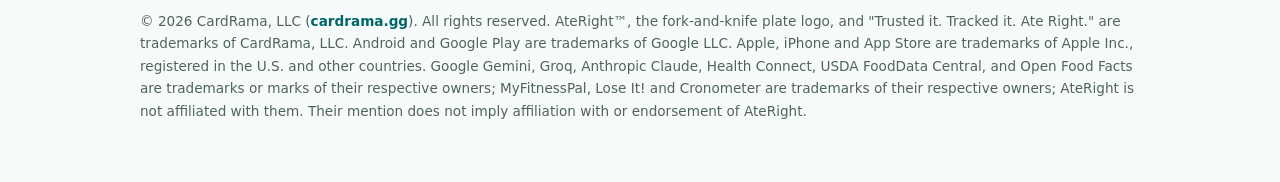
<file: compare.html>
<!doctype html>
<html lang="en">
<head>
<meta charset="utf-8">
<meta name="viewport" content="width=device-width, initial-scale=1">
<title>AteRight vs MyFitnessPal, Lose It! and Cronometer</title>
<meta name="description" content="Your food diary is not their product. Compare what MyFitnessPal, Lose It! and Cronometer list about tracking and data sharing with AteRight: no account, no ads, no tracking.">
<link rel="icon" href="icon.png">
<link rel="stylesheet" href="styles.css?v=20261105">
</head>
<body>

<nav><div class="nav-inner">
  <a class="brand" href="index.html"><img src="icon.png" alt="">AteRight</a>
  <div class="nav-links">
    <a href="features.html">Features</a>
    <a href="guide.html">How to use it</a>
    <a href="premium.html">Premium</a>
    <a href="support.html">Support</a>
    <a href="press.html">Press</a>
    <a class="btn" href="download.html">Get the app</a>
  </div>
</div></nav>

<style>
  .hero-x { padding-top: 64px; padding-bottom: 28px; }
  .hero-x h1 { font-size: clamp(2rem, 5vw, 3.1rem); line-height: 1.12; letter-spacing: -1px; max-width: 16em; }
  .hero-x h1 em { color: var(--accent); font-style: normal; }
  .hero-x .lede { font-size: 1.15rem; color: var(--ink-soft); margin: 18px 0 26px; max-width: 38em; }
  .hero-x .ctas { display: flex; gap: 14px; flex-wrap: wrap; }
  .chips { display: flex; flex-wrap: wrap; gap: 6px; margin-top: 10px; }
  .chip { font-size: .8rem; font-weight: 700; padding: 3px 10px; border-radius: 999px;
          background: color-mix(in srgb, var(--amber) 16%, var(--card)); color: var(--ink); }
  .chip.ok { background: var(--brand-soft); color: var(--brand-deep); }
  .card.us { border: 2px solid var(--brand); }
  .card .who { font-weight: 800; font-size: 1.05rem; }
  .card .src { font-size: .8rem; margin-top: 10px; }
  .vs6 tr.srcrow td, .vs6 tr.srcrow th { font-size: .78rem; line-height: 1.6; }
  .cards.fit { grid-template-columns: repeat(auto-fit, minmax(180px, 1fr)); }
  .table-x { overflow-x: auto; margin-top: 24px; border: 1px solid var(--line); border-radius: var(--radius); background: var(--card); }
  table.vs6 { border-collapse: collapse; min-width: 660px; width: 100%; font-size: .9rem; }
  .vs6 th, .vs6 td { padding: 12px 12px; text-align: left; vertical-align: top; border-bottom: 1px solid var(--line); }
  .vs6 thead th { font-size: .95rem; }
  .vs6 th[scope=row] { position: sticky; left: 0; background: var(--card); font-weight: 700; min-width: 150px; }
  .vs6 td { color: var(--ink-soft); }
  .vs6 td.us, .vs6 th.us { background: var(--brand-soft); color: var(--brand-deep); font-weight: 800; }
  .vs6 tr:last-child th, .vs6 tr:last-child td { border-bottom: 0; }
  .tbd { color: var(--amber); font-style: italic; }
  .receipt { background: var(--card); border: 1px solid var(--line); border-radius: var(--radius); padding: 20px 22px; margin-top: 14px; }
  .receipt h3 { font-size: 1.1rem; }
  .receipt ul { margin: 8px 0 0 20px; color: var(--ink-soft); }
  .receipt li { margin: 4px 0; }
  .receipt .src { font-size: .8rem; margin-top: 8px; }
  .big-no { display: grid; grid-template-columns: repeat(auto-fit, minmax(220px, 1fr)); gap: 16px; margin-top: 28px; }
  .big-no .card h3 { font-size: 1.15rem; }
  .promise { background: var(--brand); color: #fff; border-radius: var(--radius); padding: 28px 26px; margin-top: 26px; }
  .promise h3 { font-size: 1.35rem; }
  .promise ul { margin: 12px 0 0 22px; font-size: 1.05rem; }
  .promise li { margin: 6px 0; }
  @media (prefers-color-scheme: dark) { .promise { background: var(--brand-soft); color: var(--ink); } }
  .sr { position: absolute; width: 1px; height: 1px; overflow: hidden; clip: rect(0 0 0 0); white-space: nowrap; }
  .fine2 { font-size: .82rem; color: var(--ink-soft); margin-top: 14px; }
</style>

<section>
  <div class="wrap hero-x">
    <div class="kicker">Compare</div>
    <h1>Your food diary is <em>not their product.</em></h1>
    <p class="lede">The biggest calorie apps keep your diary on their servers, and their own App Store labels say they use your data to track you. AteRight keeps your diary on your phone. No account, no ads, no tracking. We can't sell what we never have.</p>
    <div class="ctas"><a class="btn" href="download.html">Get AteRight free</a><a class="btn ghost" href="your-data.html">How we treat your data</a></div>
  </div>
</section>

<section class="alt">
  <div class="wrap">
    <div class="kicker">Don't take our word for it</div>
    <h2>Read their privacy labels</h2>
    <p class="sub">Every app on the App Store has to list the data it uses to track you. Apple calls it tracking when an app links what it knows about you with data from other companies' apps and websites for targeted ads, or shares it with data brokers. Here is what each app lists.</p>
    <div class="cards fit">
      <div class="card us"><div class="who">AteRight</div><div class="chips"><span class="chip ok">None</span></div><p style="margin-top:8px">Nothing is used to track you. Nothing is linked to you, because there is no "you" on our side: no account, no name, no email.</p></div>
      <div class="card"><div class="who">MyFitnessPal</div><div class="chips"><span class="chip">Identifiers</span><span class="chip">Usage Data</span></div><div class="src"><a href="https://apps.apple.com/us/app/myfitnesspal-calorie-counter/id341232718" rel="nofollow">See their label</a></div></div>
      <div class="card"><div class="who">Lose It!</div><div class="chips"><span class="chip">Contact Info</span><span class="chip">Identifiers</span><span class="chip">Usage Data</span></div><div class="src"><a href="https://apps.apple.com/us/app/lose-it-calorie-counter/id297368629" rel="nofollow">See their label</a></div></div>
      <div class="card"><div class="who">Cronometer</div><div class="chips"><span class="chip">Contact Info</span><span class="chip">Identifiers</span><span class="chip">Usage Data</span></div><div class="src"><a href="https://apps.apple.com/us/app/cronometer-calorie-counter/id1145935738" rel="nofollow">See their label</a></div></div>
    </div>
  </div>
</section>

<section>
  <div class="wrap">
    <div class="kicker">Side by side</div>
    <h2>AteRight against the big names</h2>
    <p class="sub">Swipe the table sideways on a phone.</p>
    <div class="table-x">
      <table class="vs6">
        <thead><tr><th scope="col"><span class="sr">Feature</span></th><th class="us" scope="col">AteRight</th><th scope="col">MyFitnessPal</th><th scope="col">Lose It!</th><th scope="col">Cronometer</th></tr></thead>
        <tbody>
          <tr><th scope="row">Account required</th><td class="us">No</td><td>Yes</td><td>Yes</td><td>Yes</td></tr>
          <tr><th scope="row">Ads in the app</th><td class="us">None, ever</td><td>Yes</td><td>Yes</td><td>On the free version</td></tr>
          <tr><th scope="row">Apple label: "Data Used to Track You"</th><td class="us">None</td><td>Identifiers, Usage Data</td><td>Contact Info, Identifiers, Usage Data</td><td>Contact Info, Identifiers, Usage Data</td></tr>
          <tr><th scope="row">Google Play: data shared with other companies</th><td class="us">None</td><td>Location, personal info, device IDs</td><td>Personal info, device IDs</td><td>User IDs, for advertising</td></tr>
          <tr><th scope="row">Where your food diary is kept</th><td class="us">On your phone only</td><td>Their servers</td><td>Their servers</td><td>Their servers</td></tr>
          <tr><th scope="row">Barcode scanning</th><td class="us">Free</td><td>Premium only</td><td>Premium only</td><td>Free</td></tr>
          <tr><th scope="row">Photo logging</th><td class="us">Meal and label photos free with your own AI key (menu scanning is Premium)</td><td>Premium only</td><td>Premium only</td><td>Gold only</td></tr>
          <tr><th scope="row">Price for the full app, per year (US)</th><td class="us">Free with your own AI key, or Premium $39.99</td><td>$79.99</td><td>$79.99</td><td>$59.99</td></tr>
          <tr class="srcrow"><th scope="row">Sources</th><td class="us"><a href="privacy.html" rel="nofollow">Privacy policy</a><br><a href="your-data.html" rel="nofollow">Your data</a></td><td><a href="https://www.myfitnesspal.com/premium" rel="nofollow">Premium page (price, barcode, Meal Scan)</a><br><a href="https://blog.myfitnesspal.com/meal-scan/" rel="nofollow">Meal Scan</a><br><a href="https://apps.apple.com/us/app/myfitnesspal-calorie-counter/id341232718" rel="nofollow">App Store</a><br><a href="https://play.google.com/store/apps/details?id=com.myfitnesspal.android" rel="nofollow">Google Play</a><br><a href="https://www.myfitnesspal.com/privacy-policy" rel="nofollow">Privacy policy</a></td><td><a href="https://loseit.zendesk.com/hc/en-us/articles/51906561286804-Lose-It-Membership-Tiers-Pricing" rel="nofollow">Membership and pricing (price, barcode, photo)</a><br><a href="https://apps.apple.com/us/app/lose-it-calorie-counter/id297368629" rel="nofollow">App Store</a><br><a href="https://www.loseit.com/how-it-works/#premium" rel="nofollow">Premium page</a><br><a href="https://play.google.com/store/apps/details?id=com.fitnow.loseit" rel="nofollow">Google Play</a></td><td><a href="https://cronometer.com/gold" rel="nofollow">Gold page (price, barcode, photo log)</a><br><a href="https://apps.apple.com/us/app/cronometer-calorie-counter/id1145935738" rel="nofollow">App Store</a><br><a href="https://play.google.com/store/apps/details?id=com.cronometer.android.gold" rel="nofollow">Google Play</a><br><a href="https://cronometer.com/privacy/" rel="nofollow">Privacy policy</a></td></tr>
        </tbody>
      </table>
    </div>
    <p class="fine2">Checked November 13, 2026. Every fact comes from the company's own website, App Store listing, Google Play listing or privacy policy, linked in the Sources row. These are their own statements, and they change; follow the links for the current versions.</p>
  </div>
</section>

<section class="alt">
  <div class="wrap">
    <div class="kicker">In their own policies</div>
    <h2>What they say about your data</h2>
    <div class="receipt"><h3>MyFitnessPal</h3><ul>
      <li>Its privacy policy says it shares your information with marketing and advertising partners and engages in targeted advertising.</li>
      <li>It says some of its cookie uses may count as a "sale" or "sharing" of data under state privacy laws.</li>
      <li>In March 2026 it announced an advertising business built on its users' nutrition and fitness data (an opt-in data feed, AdExchanger reported).</li>
      <li>In 2018 a breach exposed about 150 million accounts.</li></ul>
      <div class="src"><a href="https://www.myfitnesspal.com/privacy-policy" rel="nofollow">Privacy policy</a> · <a href="https://play.google.com/store/apps/details?id=com.myfitnesspal.android" rel="nofollow">Google Play</a> · <a href="https://www.adexchanger.com/marketers/myfitnesspal-wants-to-start-the-health-and-wellness-subsector-of-retail-media/" rel="nofollow">AdExchanger</a> · <a href="https://www.cbsnews.com/news/under-armour-myfitnesspal-hack-affects-150-million-user-accounts/" rel="nofollow">CBS News</a></div></div>
    <div class="receipt"><h3>Lose It!</h3><ul>
      <li>Its Google Play listing says it contains ads and shares personal info and device IDs with other companies for advertising or marketing.</li>
      <li>The same listing says it collects the list of apps installed on your phone.</li></ul>
      <div class="src"><a href="https://play.google.com/store/apps/details?id=com.fitnow.loseit" rel="nofollow">Google Play</a></div></div>
    <div class="receipt"><h3>Cronometer</h3><ul>
      <li>Says it does not sell personal information. For free users, it shares limited information with ad networks to show targeted ads, but not health information.</li>
      <li>Ads go away with Gold, $59.99 a year.</li></ul>
      <div class="src"><a href="https://cronometer.com/privacy/" rel="nofollow">Privacy policy</a> · <a href="https://cronometer.com/gold" rel="nofollow">Gold</a></div></div>
  </div>
</section>

<section>
  <div class="wrap">
    <div class="kicker">Check us too</div>
    <h2>AteRight's labels</h2>
    <div class="cards">
      <div class="card us"><h3>App Store</h3><p>Data Used to Track You: <b>none</b>. Data Linked to You: <b>none</b>.</p></div>
      <div class="card us"><h3>Google Play</h3><p>No ads. <b>No data shared</b> with other companies.</p></div>
      <div class="card us"><h3>Our server</h3><p>No food diaries, no accounts, no names. When you use our AI, the request passes through and is not kept.</p></div>
    </div>
    <p class="sub" style="margin-top:18px">The whole story, in plain words: <a href="your-data.html">Your data is yours</a> and our <a href="privacy.html">privacy policy</a>.</p>
  </div>
</section>

<section class="alt">
  <div class="wrap">
    <div class="kicker">Switching over</div>
    <h2>Five minutes to your first meal</h2>
    <div class="steps">
      <div class="step"><h3>Install and answer a few questions</h3><p>Height, weight, activity and how fast you want to go. No sign up, no email.</p></div>
      <div class="step"><h3>Log a meal the way you would say it</h3><p>"Turkey sandwich with mayo and a small apple." AteRight splits it into foods and portions and works out the calories and macros.</p></div>
      <div class="step"><h3>Let Quick log learn your usual foods</h3><p>Your old diary stays behind with the other app. Most people eat the same 20 to 30 foods, so within a couple of weeks most logging is one tap.</p></div>
    </div>
  </div>
</section>

<section>
  <div class="wrap" style="text-align:center">
    <h2>Take your diary back.<br><span style="color:var(--brand-deep)">Your data stays yours.</span></h2>
    <p class="sub" style="margin:10px auto 26px">No account, no ads, and 35 free AI lookups to start.</p>
    <div class="stores center"><a class="store" href="https://play.google.com/store/apps/details?id=gg.cardrama.ateright" rel="noopener"><svg viewBox="0 0 24 24" aria-hidden="true"><path fill="#34A853" d="M3.6 2.3 13.5 12l-9.9 9.7c-.4-.2-.6-.6-.6-1.1V3.4c0-.5.2-.9.6-1.1z"/><path fill="#FBBC04" d="m16.8 15.3-3.3-3.3 3.3-3.3 3.7 2.1c1 .6 1 2 0 2.5z"/><path fill="#EA4335" d="M13.5 12 3.6 21.7c.3.2.8.2 1.2 0l12-6.4z"/><path fill="#4285F4" d="M13.5 12 16.8 8.7l-12-6.4c-.4-.2-.9-.2-1.2 0z"/></svg><span><small>Get it on</small>Google Play</span></a><a class="store" href="https://apps.apple.com/us/app/ateright-ai-calorie-counter/id6823991998" rel="noopener"><svg viewBox="0 0 24 24" aria-hidden="true"><path fill="currentColor" d="M12.152 6.896c-.948 0-2.415-1.078-3.96-1.04-2.04.027-3.91 1.183-4.961 3.014-2.117 3.675-.546 9.103 1.519 12.09 1.013 1.454 2.208 3.09 3.792 3.039 1.52-.065 2.09-.987 3.935-.987 1.831 0 2.35.987 3.96.948 1.637-.026 2.676-1.48 3.676-2.948 1.156-1.688 1.636-3.325 1.662-3.415-.039-.013-3.182-1.221-3.22-4.857-.026-3.04 2.48-4.494 2.597-4.559-1.429-2.09-3.623-2.324-4.39-2.376-2-.156-3.675 1.09-4.61 1.09zM15.53 3.83c.843-1.012 1.4-2.427 1.245-3.83-1.207.052-2.662.805-3.532 1.818-.78.896-1.454 2.338-1.273 3.714 1.338.104 2.715-.688 3.559-1.701"/></svg><span><small>Download on the</small>App Store</span></a></div>
  </div>
</section>

<footer><div class="wrap">
  <div><b>AteRight</b> · <a href="index.html">Home</a> · <a href="features.html">Features</a> · <a href="guide.html">How to use it</a> · <a href="compare.html">Compare</a> · <a href="your-data.html">Your data</a> · <a href="press.html">Press</a> · <a href="privacy.html">Privacy</a></div>
  <div class="family-line">An app by CardRama, LLC. Also from us: <a href="https://dewgrow.com/"><img src="img/apps/dewgrow.png" alt="">DewGrow</a> <a href="https://cardrama.gg/"><img src="img/apps/cardrama.png" alt="">CardRama</a> <a href="https://cardrama.gg/apps">All our apps</a></div>
  <div>AteRight gives information about food, not medical advice. Calorie estimates are estimates; foods show their data source in the app.</div>
  <div>© 2026 CardRama, LLC (<a href="https://cardrama.gg">cardrama.gg</a>). All rights reserved. AteRight™, the fork-and-knife plate logo, and "Trusted it. Tracked it. Ate Right." are trademarks of CardRama, LLC. Android and Google Play are trademarks of Google LLC. Apple, iPhone and App Store are trademarks of Apple Inc., registered in the U.S. and other countries. Google Gemini, Groq, Anthropic Claude, Health Connect, USDA FoodData Central, and Open Food Facts are trademarks or marks of their respective owners; MyFitnessPal, Lose It! and Cronometer are trademarks of their respective owners; AteRight is not affiliated with them. Their mention does not imply affiliation with or endorsement of AteRight.</div>
</div></footer>

</body>
</html>
</file>
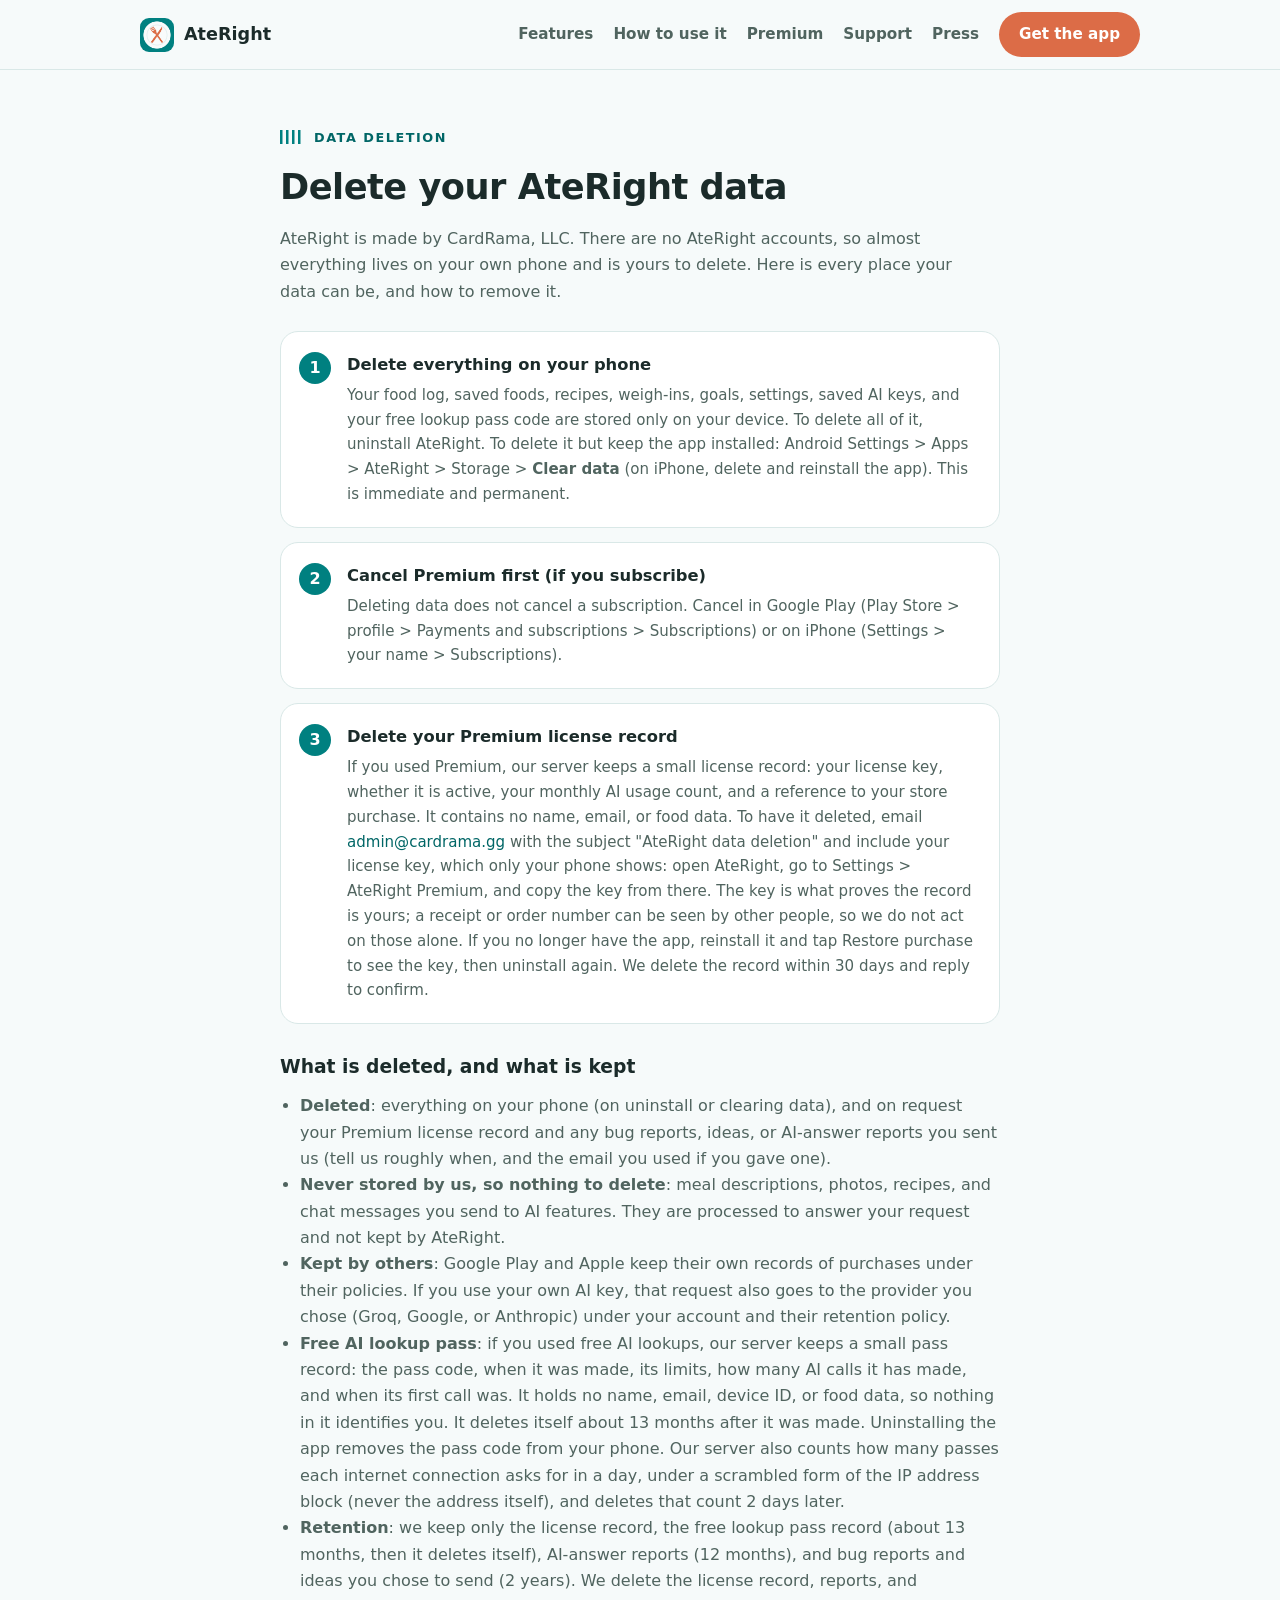
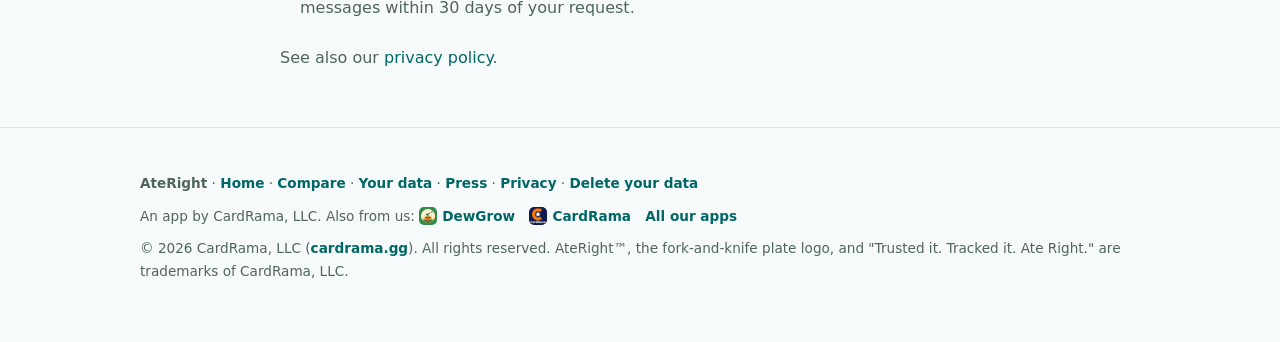
<file: delete-data.html>
<!doctype html>
<html lang="en">
<head>
<meta charset="utf-8">
<meta name="viewport" content="width=device-width, initial-scale=1">
<title>Delete your data - AteRight</title>
<meta name="description" content="How to delete your AteRight data: what lives on your phone, what our server keeps for Premium and free AI lookups, and how to have it removed.">
<link rel="icon" href="icon.png">
<link rel="stylesheet" href="styles.css?v=20261105">
</head>
<body>

<nav><div class="nav-inner">
  <a class="brand" href="index.html"><img src="icon.png" alt="">AteRight</a>
  <div class="nav-links">
    <a href="features.html">Features</a>
    <a href="guide.html">How to use it</a>
    <a href="premium.html">Premium</a>
    <a href="support.html">Support</a>
    <a href="press.html">Press</a>
    <a class="btn" href="download.html">Get the app</a>
  </div>
</div></nav>

<section>
  <div class="wrap" style="max-width:760px">
    <div class="kicker">Data deletion</div>
    <h2>Delete your AteRight data</h2>
    <p class="sub">AteRight is made by CardRama, LLC. There are no AteRight accounts, so almost everything lives on your own phone and is yours to delete. Here is every place your data can be, and how to remove it.</p>

    <div class="steps">
      <div class="step"><h3>Delete everything on your phone</h3><p>Your food log, saved foods, recipes, weigh-ins, goals, settings, saved AI keys, and your free lookup pass code are stored only on your device. To delete all of it, uninstall AteRight. To delete it but keep the app installed: Android Settings &gt; Apps &gt; AteRight &gt; Storage &gt; <b>Clear data</b> (on iPhone, delete and reinstall the app). This is immediate and permanent.</p></div>
      <div class="step"><h3>Cancel Premium first (if you subscribe)</h3><p>Deleting data does not cancel a subscription. Cancel in Google Play (Play Store &gt; profile &gt; Payments and subscriptions &gt; Subscriptions) or on iPhone (Settings &gt; your name &gt; Subscriptions).</p></div>
      <div class="step"><h3>Delete your Premium license record</h3><p>If you used Premium, our server keeps a small license record: your license key, whether it is active, your monthly AI usage count, and a reference to your store purchase. It contains no name, email, or food data. To have it deleted, email <a href="mailto:admin@cardrama.gg?subject=AteRight%20data%20deletion">admin@cardrama.gg</a> with the subject "AteRight data deletion" and include your license key, which only your phone shows: open AteRight, go to Settings &gt; AteRight Premium, and copy the key from there. The key is what proves the record is yours; a receipt or order number can be seen by other people, so we do not act on those alone. If you no longer have the app, reinstall it and tap Restore purchase to see the key, then uninstall again. We delete the record within 30 days and reply to confirm.</p></div>
    </div>

    <h3 style="margin-top:28px">What is deleted, and what is kept</h3>
    <ul style="margin:10px 0 0 20px;color:var(--ink-soft)">
      <li><b>Deleted</b>: everything on your phone (on uninstall or clearing data), and on request your Premium license record and any bug reports, ideas, or AI-answer reports you sent us (tell us roughly when, and the email you used if you gave one).</li>
      <li><b>Never stored by us, so nothing to delete</b>: meal descriptions, photos, recipes, and chat messages you send to AI features. They are processed to answer your request and not kept by AteRight.</li>
      <li><b>Kept by others</b>: Google Play and Apple keep their own records of purchases under their policies. If you use your own AI key, that request also goes to the provider you chose (Groq, Google, or Anthropic) under your account and their retention policy.</li>
      <li><b>Free AI lookup pass</b>: if you used free AI lookups, our server keeps a small pass record: the pass code, when it was made, its limits, how many AI calls it has made, and when its first call was. It holds no name, email, device ID, or food data, so nothing in it identifies you. It deletes itself about 13 months after it was made. Uninstalling the app removes the pass code from your phone. Our server also counts how many passes each internet connection asks for in a day, under a scrambled form of the IP address block (never the address itself), and deletes that count 2 days later.</li>
      <li><b>Retention</b>: we keep only the license record, the free lookup pass record (about 13 months, then it deletes itself), AI-answer reports (12 months), and bug reports and ideas you chose to send (2 years). We delete the license record, reports, and messages within 30 days of your request.</li>
    </ul>

    <p class="sub" style="margin-top:24px">See also our <a href="privacy.html">privacy policy</a>.</p>
  </div>
</section>

<footer><div class="wrap">
  <div><b>AteRight</b> · <a href="index.html">Home</a> · <a href="compare.html">Compare</a> · <a href="your-data.html">Your data</a> · <a href="press.html">Press</a> · <a href="privacy.html">Privacy</a> · <a href="delete-data.html">Delete your data</a></div>
  <div class="family-line">An app by CardRama, LLC. Also from us: <a href="https://dewgrow.com/"><img src="img/apps/dewgrow.png" alt="">DewGrow</a> <a href="https://cardrama.gg/"><img src="img/apps/cardrama.png" alt="">CardRama</a> <a href="https://cardrama.gg/apps">All our apps</a></div>
  <div>© 2026 CardRama, LLC (<a href="https://cardrama.gg">cardrama.gg</a>). All rights reserved. AteRight™, the fork-and-knife plate logo, and "Trusted it. Tracked it. Ate Right." are trademarks of CardRama, LLC.</div>
</div></footer>

</body>
</html>
</file>
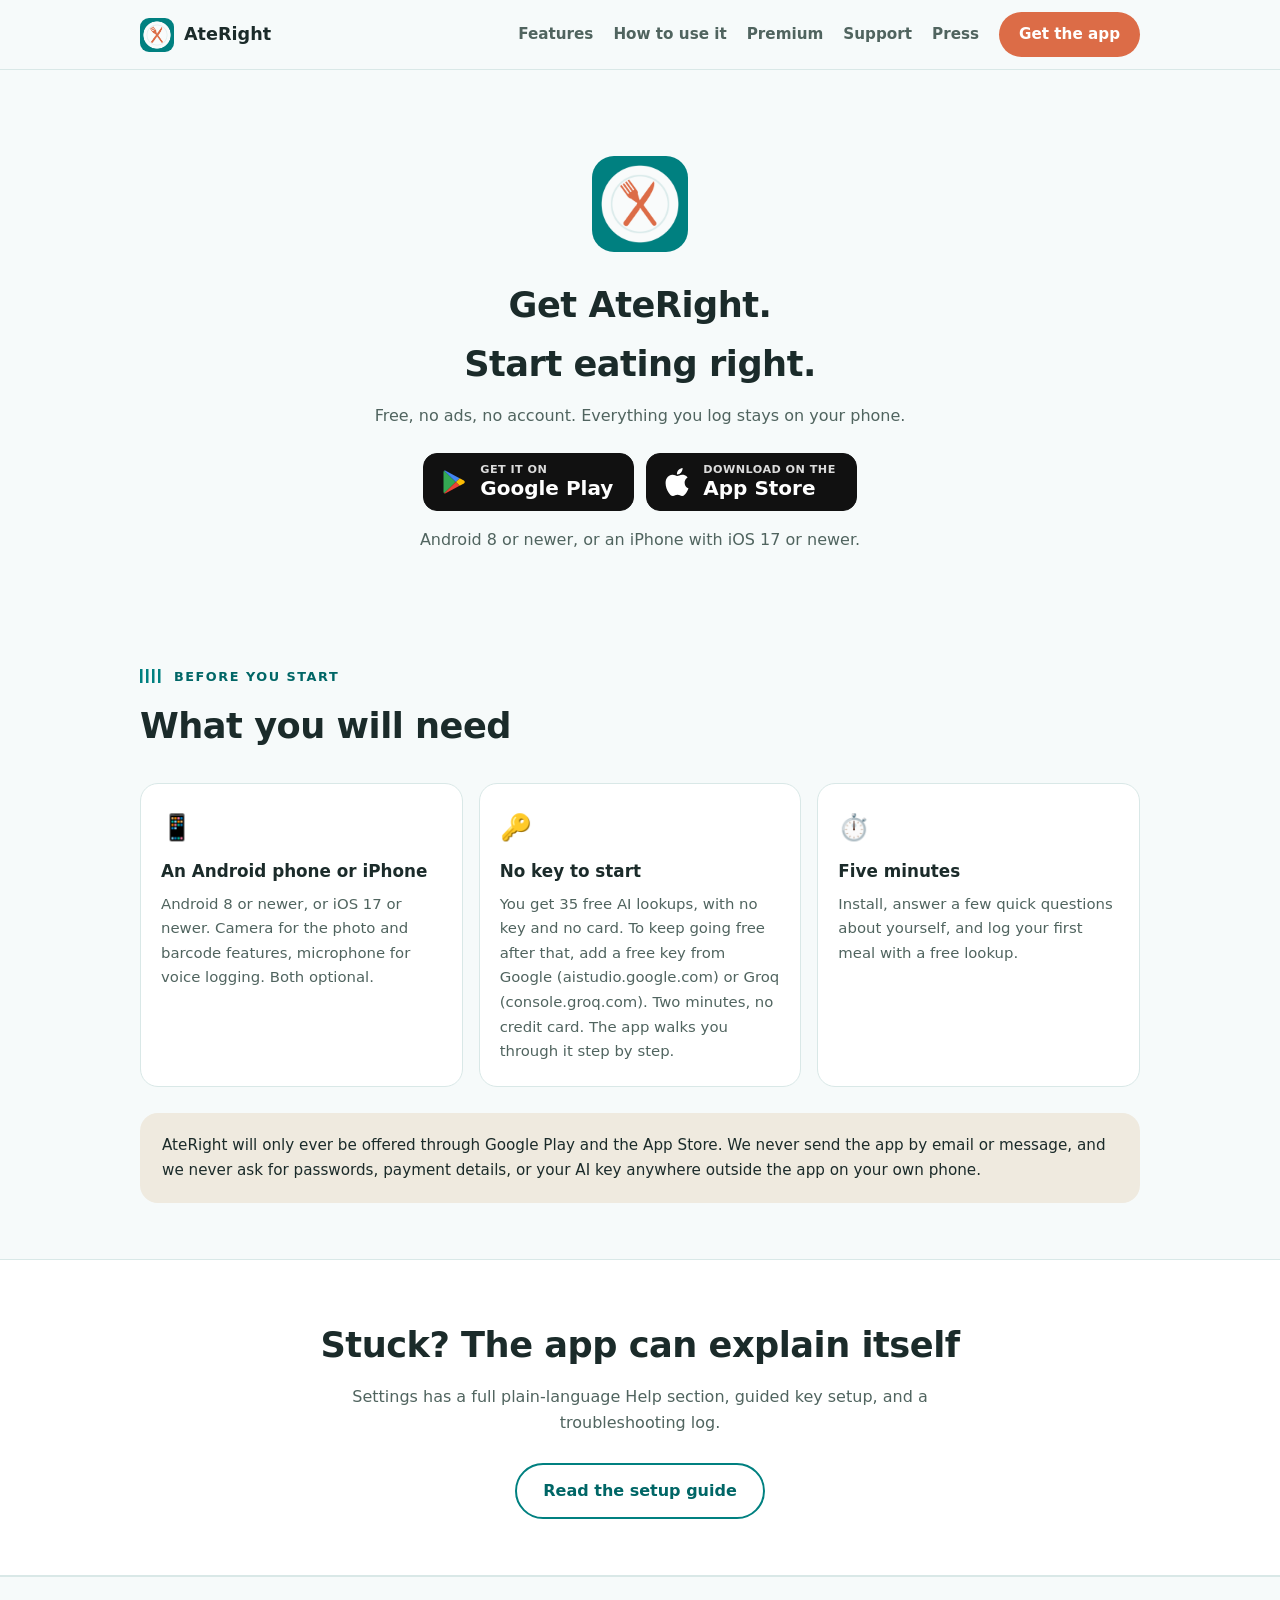
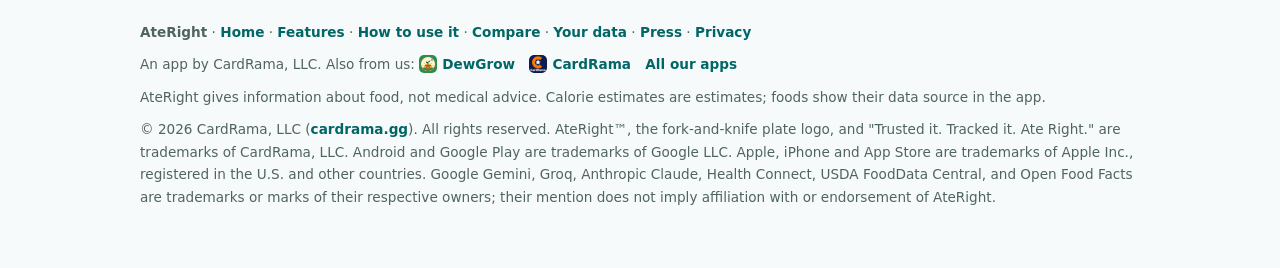
<file: download.html>
<!doctype html>
<html lang="en">
<head>
<meta charset="utf-8">
<meta name="viewport" content="width=device-width, initial-scale=1">
<title>Get AteRight. Start eating right.</title>
<meta name="description" content="Get AteRight on Google Play or the App Store. Free, no ads, no account, and 35 free AI lookups to start. Everything you log stays on your phone.">
<link rel="icon" href="icon.png">
<link rel="stylesheet" href="styles.css?v=20261105">
</head>
<body>

<nav><div class="nav-inner">
  <a class="brand" href="index.html"><img src="icon.png" alt="">AteRight</a>
  <div class="nav-links">
    <a href="features.html">Features</a>
    <a href="guide.html">How to use it</a>
    <a href="premium.html">Premium</a>
    <a href="support.html">Support</a>
    <a href="press.html">Press</a>
    <a class="btn" href="download.html">Get the app</a>
  </div>
</div></nav>

<section>
  <div class="wrap" style="text-align:center; padding-top:30px">
    <img src="icon.png" alt="AteRight icon" style="width:96px;border-radius:22px">
    <h2 style="margin-top:16px">Get AteRight.<br>Start eating right.</h2>
    <p class="sub" style="margin:8px auto 24px">Free, no ads, no account. Everything you log stays on your phone.</p>
    <div class="stores center"><a class="store" href="https://play.google.com/store/apps/details?id=gg.cardrama.ateright" rel="noopener"><svg viewBox="0 0 24 24" aria-hidden="true"><path fill="#34A853" d="M3.6 2.3 13.5 12l-9.9 9.7c-.4-.2-.6-.6-.6-1.1V3.4c0-.5.2-.9.6-1.1z"/><path fill="#FBBC04" d="m16.8 15.3-3.3-3.3 3.3-3.3 3.7 2.1c1 .6 1 2 0 2.5z"/><path fill="#EA4335" d="M13.5 12 3.6 21.7c.3.2.8.2 1.2 0l12-6.4z"/><path fill="#4285F4" d="M13.5 12 16.8 8.7l-12-6.4c-.4-.2-.9-.2-1.2 0z"/></svg><span><small>Get it on</small>Google Play</span></a><a class="store" href="https://apps.apple.com/us/app/ateright-ai-calorie-counter/id6823991998" rel="noopener"><svg viewBox="0 0 24 24" aria-hidden="true"><path fill="currentColor" d="M12.152 6.896c-.948 0-2.415-1.078-3.96-1.04-2.04.027-3.91 1.183-4.961 3.014-2.117 3.675-.546 9.103 1.519 12.09 1.013 1.454 2.208 3.09 3.792 3.039 1.52-.065 2.09-.987 3.935-.987 1.831 0 2.35.987 3.96.948 1.637-.026 2.676-1.48 3.676-2.948 1.156-1.688 1.636-3.325 1.662-3.415-.039-.013-3.182-1.221-3.22-4.857-.026-3.04 2.48-4.494 2.597-4.559-1.429-2.09-3.623-2.324-4.39-2.376-2-.156-3.675 1.09-4.61 1.09zM15.53 3.83c.843-1.012 1.4-2.427 1.245-3.83-1.207.052-2.662.805-3.532 1.818-.78.896-1.454 2.338-1.273 3.714 1.338.104 2.715-.688 3.559-1.701"/></svg><span><small>Download on the</small>App Store</span></a></div>
    <p class="fine" style="margin-top:16px;color:var(--ink-soft)">Android 8 or newer, or an iPhone with iOS 17 or newer.</p>
  </div>
</section>

<section>
  <div class="wrap">
    <div class="kicker">Before you start</div>
    <h2>What you will need</h2>
    <div class="cards">
      <div class="card"><div class="emo">📱</div><h3>An Android phone or iPhone</h3><p>Android 8 or newer, or iOS 17 or newer. Camera for the photo and barcode features, microphone for voice logging. Both optional.</p></div>
      <div class="card"><div class="emo">🔑</div><h3>No key to start</h3><p>You get 35 free AI lookups, with no key and no card. To keep going free after that, add a free key from Google (aistudio.google.com) or Groq (console.groq.com). Two minutes, no credit card. The app walks you through it step by step.</p></div>
      <div class="card"><div class="emo">⏱️</div><h3>Five minutes</h3><p>Install, answer a few quick questions about yourself, and log your first meal with a free lookup.</p></div>
    </div>
    <div class="callout warn">AteRight will only ever be offered through Google Play and the App Store. We never send the app by email or message, and we never ask for passwords, payment details, or your AI key anywhere outside the app on your own phone.</div>
  </div>
</section>

<section class="alt">
  <div class="wrap" style="text-align:center">
    <h2>Stuck? The app can explain itself</h2>
    <p class="sub" style="margin:10px auto 26px">Settings has a full plain-language Help section, guided key setup, and a troubleshooting log.</p>
    <a class="btn ghost" href="guide.html">Read the setup guide</a>
  </div>
</section>

<footer><div class="wrap">
  <div><b>AteRight</b> · <a href="index.html">Home</a> · <a href="features.html">Features</a> · <a href="guide.html">How to use it</a> · <a href="compare.html">Compare</a> · <a href="your-data.html">Your data</a> · <a href="press.html">Press</a> · <a href="privacy.html">Privacy</a></div>
  <div class="family-line">An app by CardRama, LLC. Also from us: <a href="https://dewgrow.com/"><img src="img/apps/dewgrow.png" alt="">DewGrow</a> <a href="https://cardrama.gg/"><img src="img/apps/cardrama.png" alt="">CardRama</a> <a href="https://cardrama.gg/apps">All our apps</a></div>
  <div>AteRight gives information about food, not medical advice. Calorie estimates are estimates; foods show their data source in the app.</div>
  <div>© 2026 CardRama, LLC (<a href="https://cardrama.gg">cardrama.gg</a>). All rights reserved. AteRight™, the fork-and-knife plate logo, and "Trusted it. Tracked it. Ate Right." are trademarks of CardRama, LLC. Android and Google Play are trademarks of Google LLC. Apple, iPhone and App Store are trademarks of Apple Inc., registered in the U.S. and other countries. Google Gemini, Groq, Anthropic Claude, Health Connect, USDA FoodData Central, and Open Food Facts are trademarks or marks of their respective owners; their mention does not imply affiliation with or endorsement of AteRight.</div>
</div></footer>

</body>
</html>
</file>
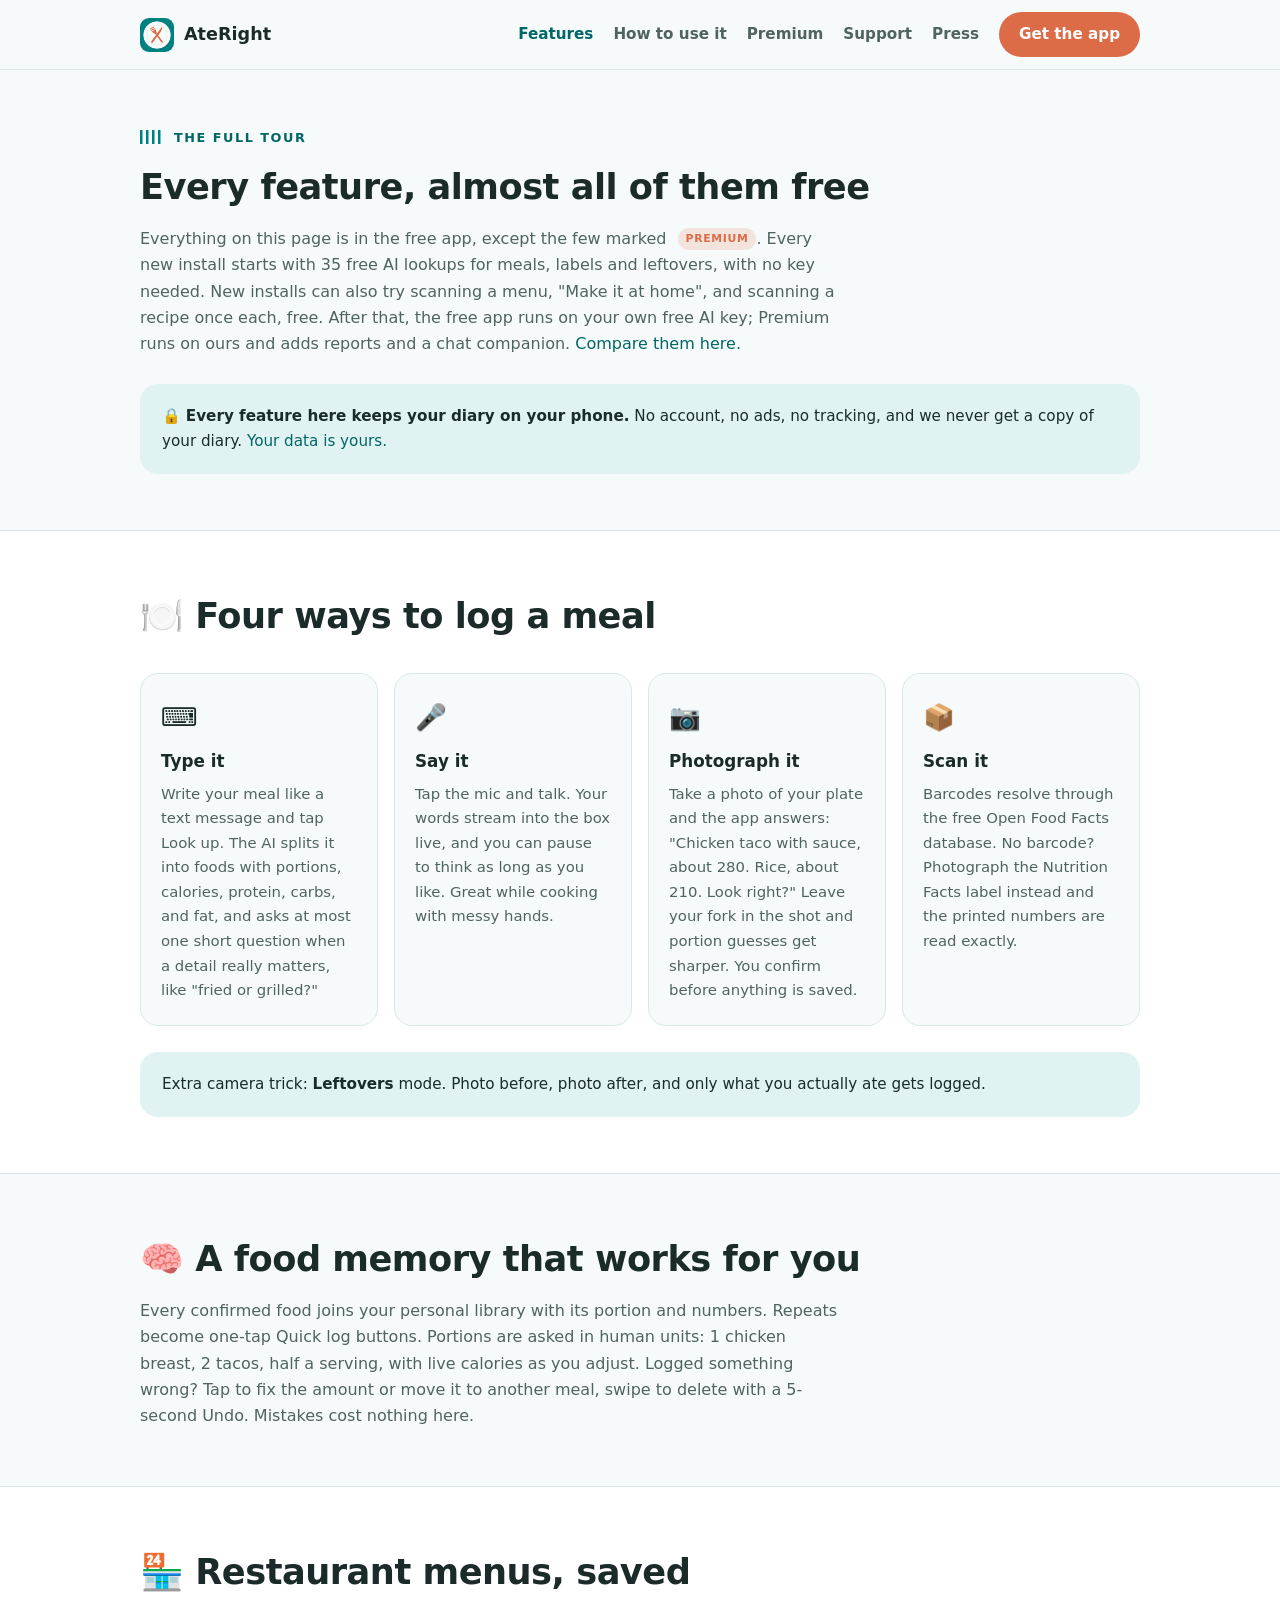
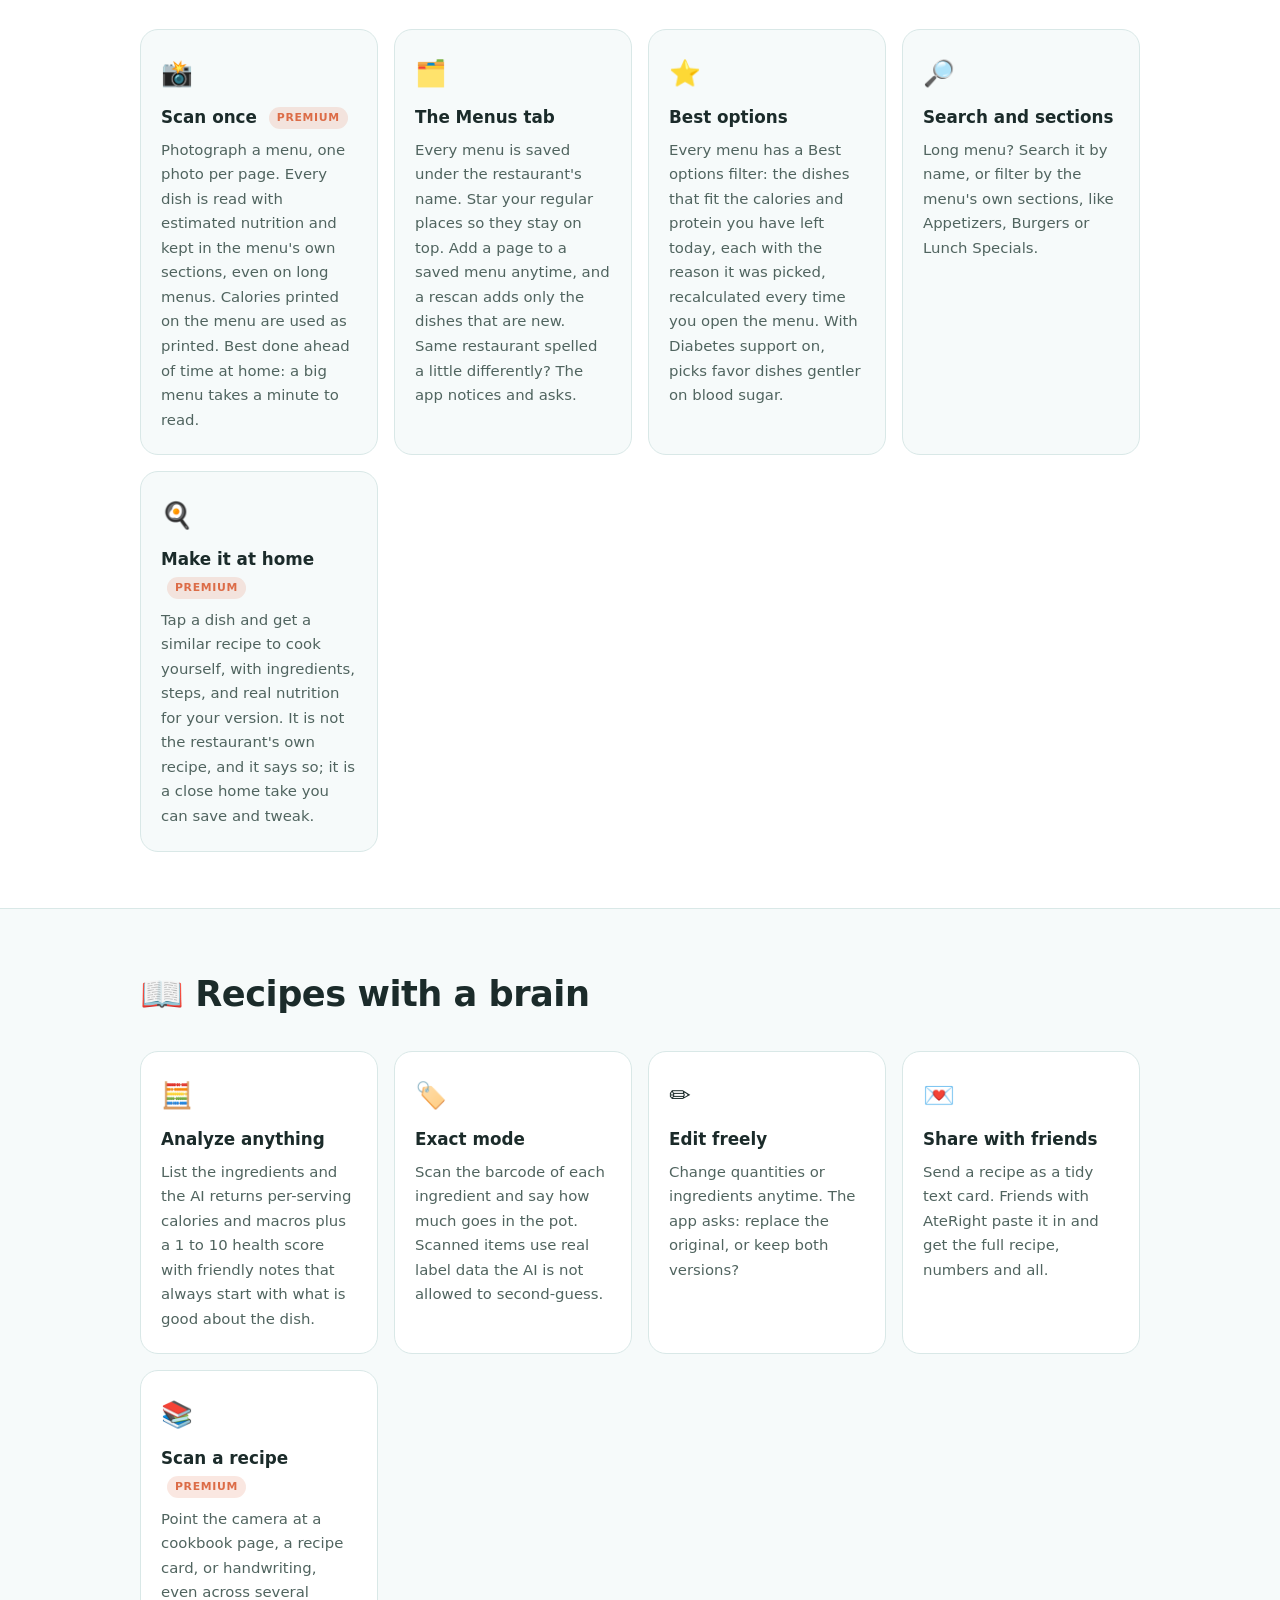
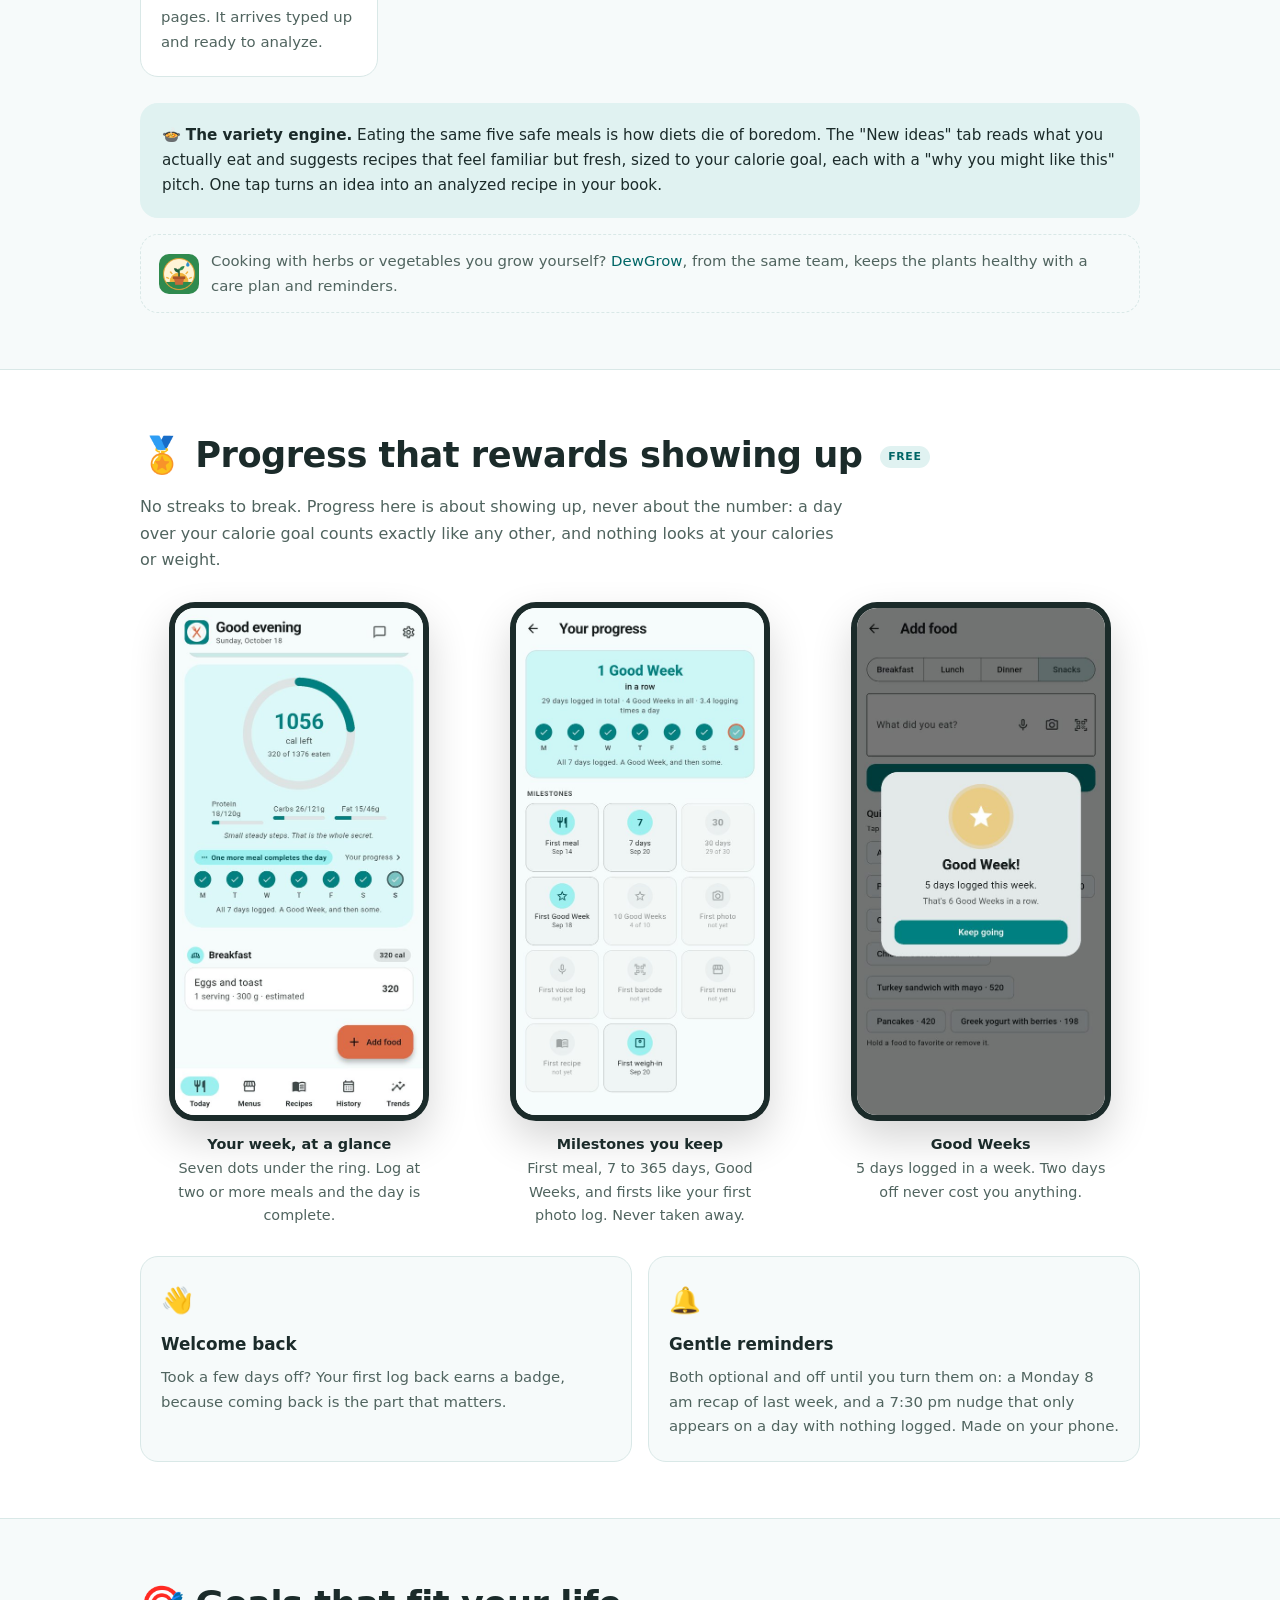
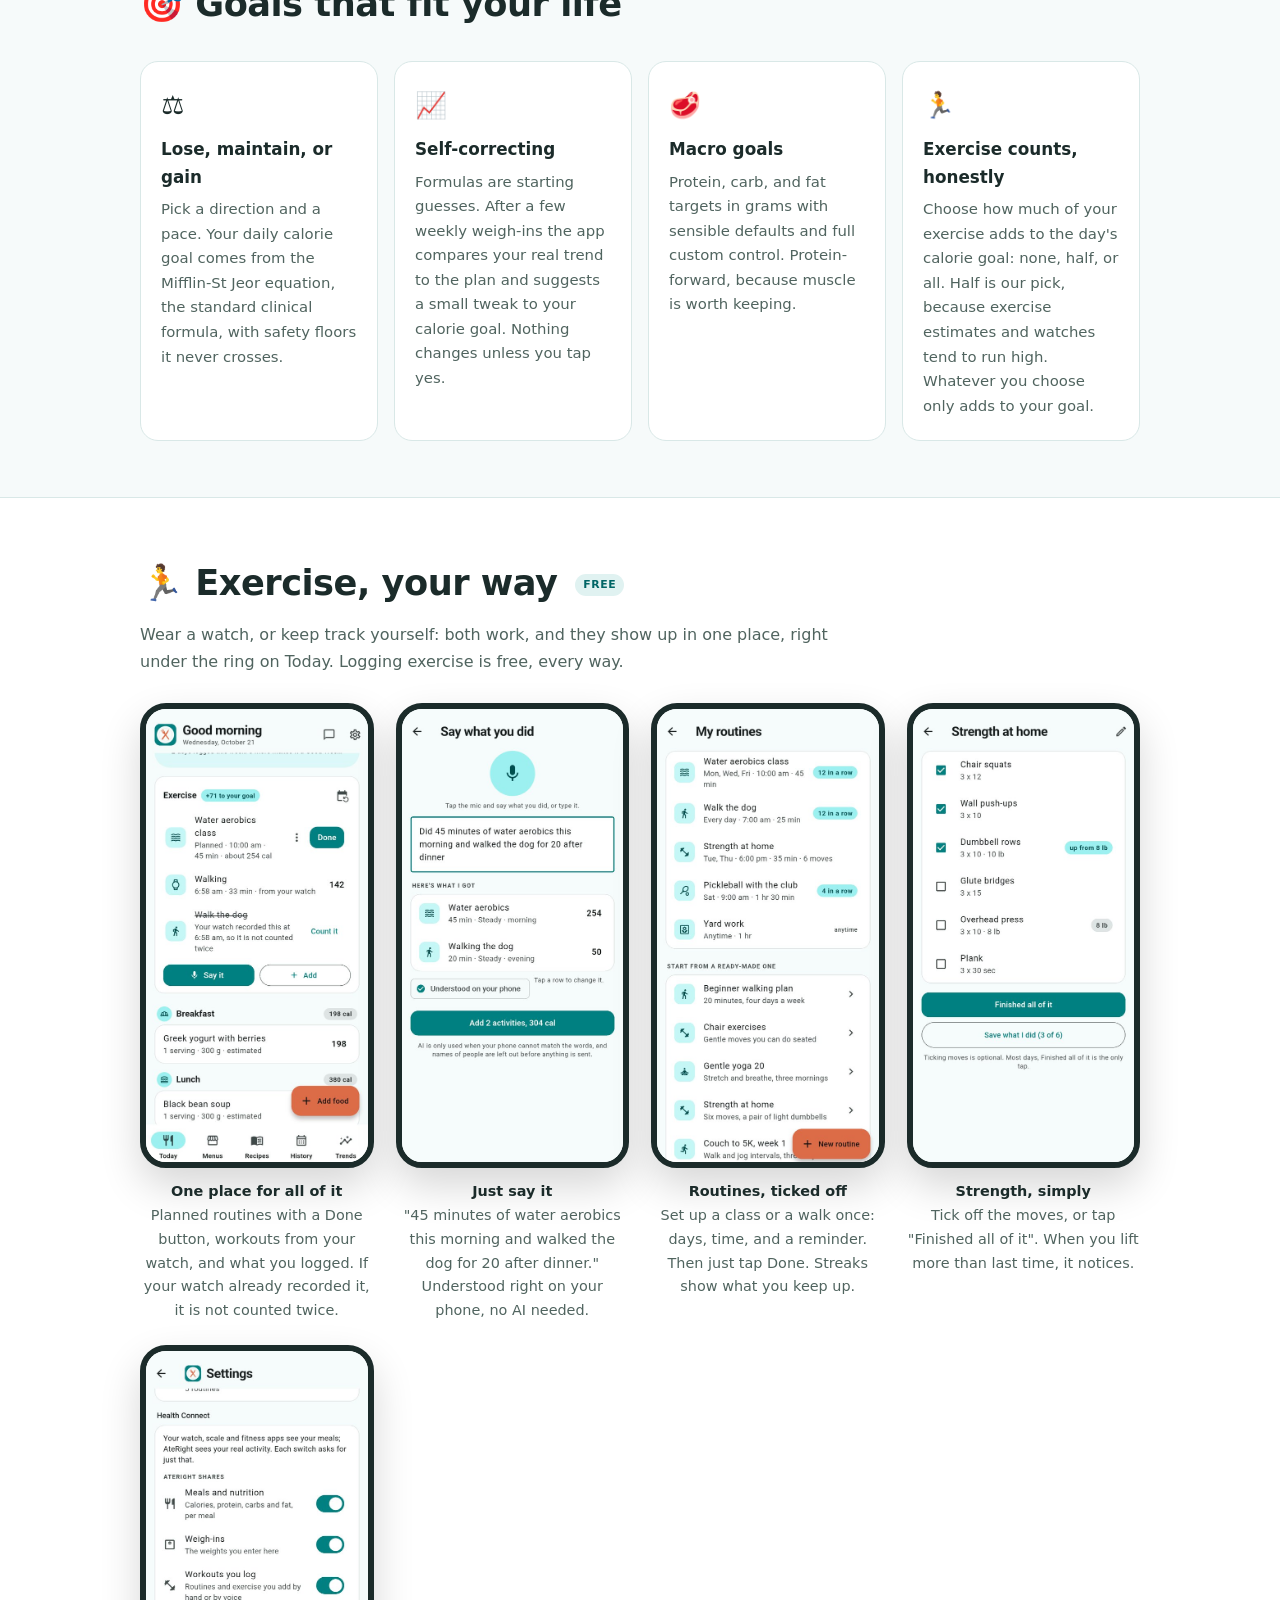
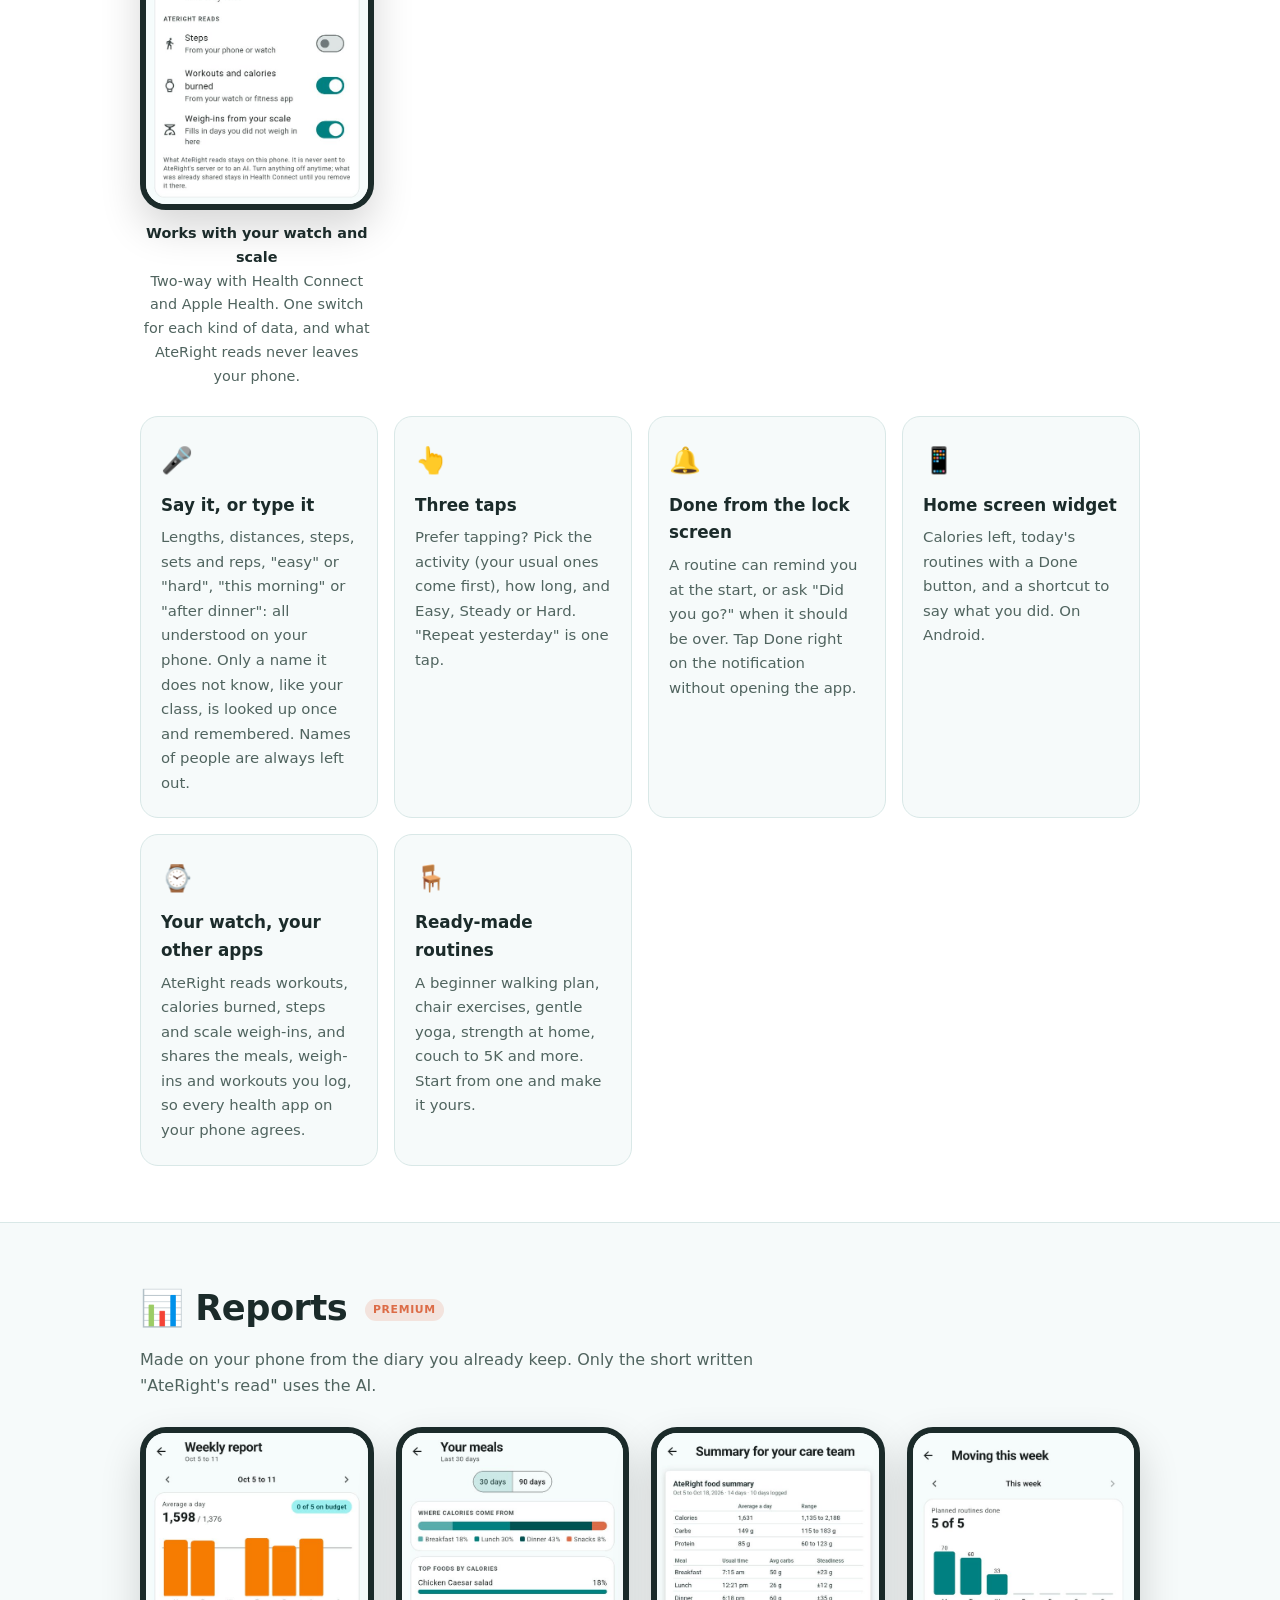
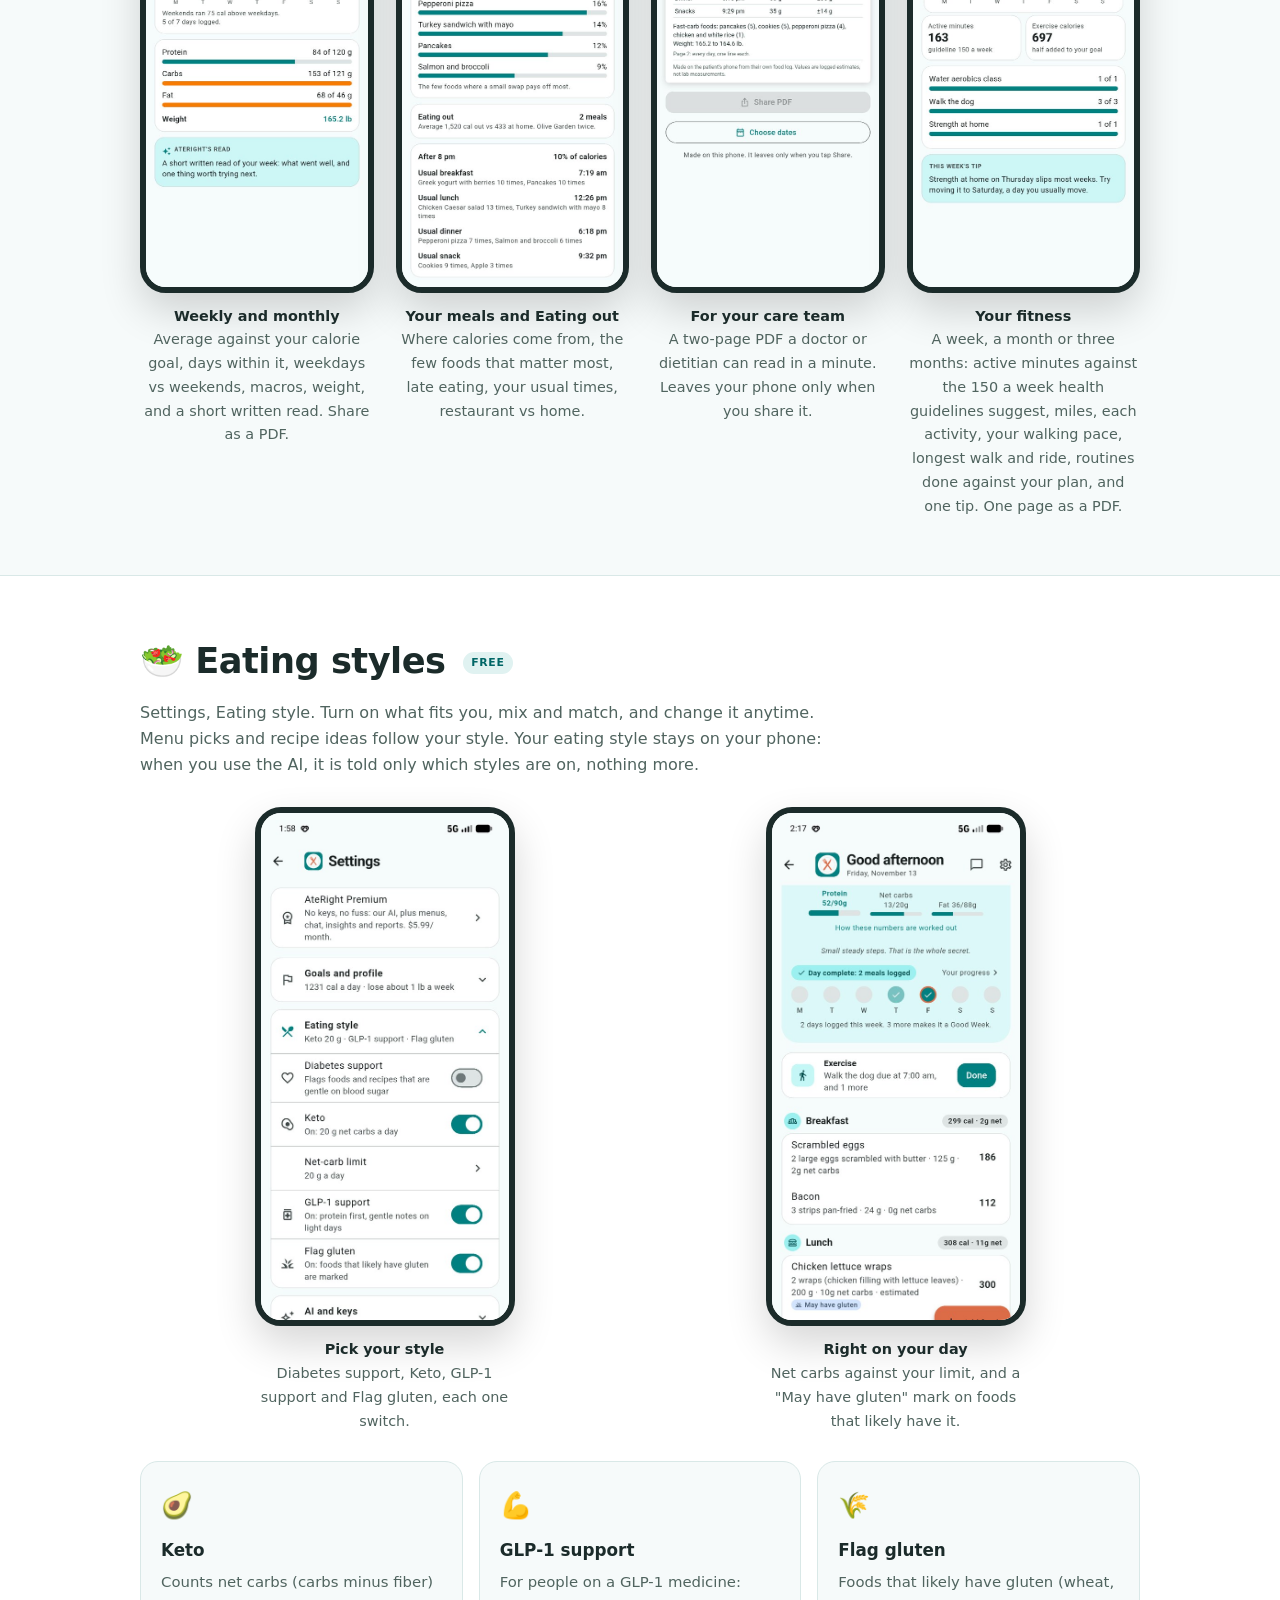
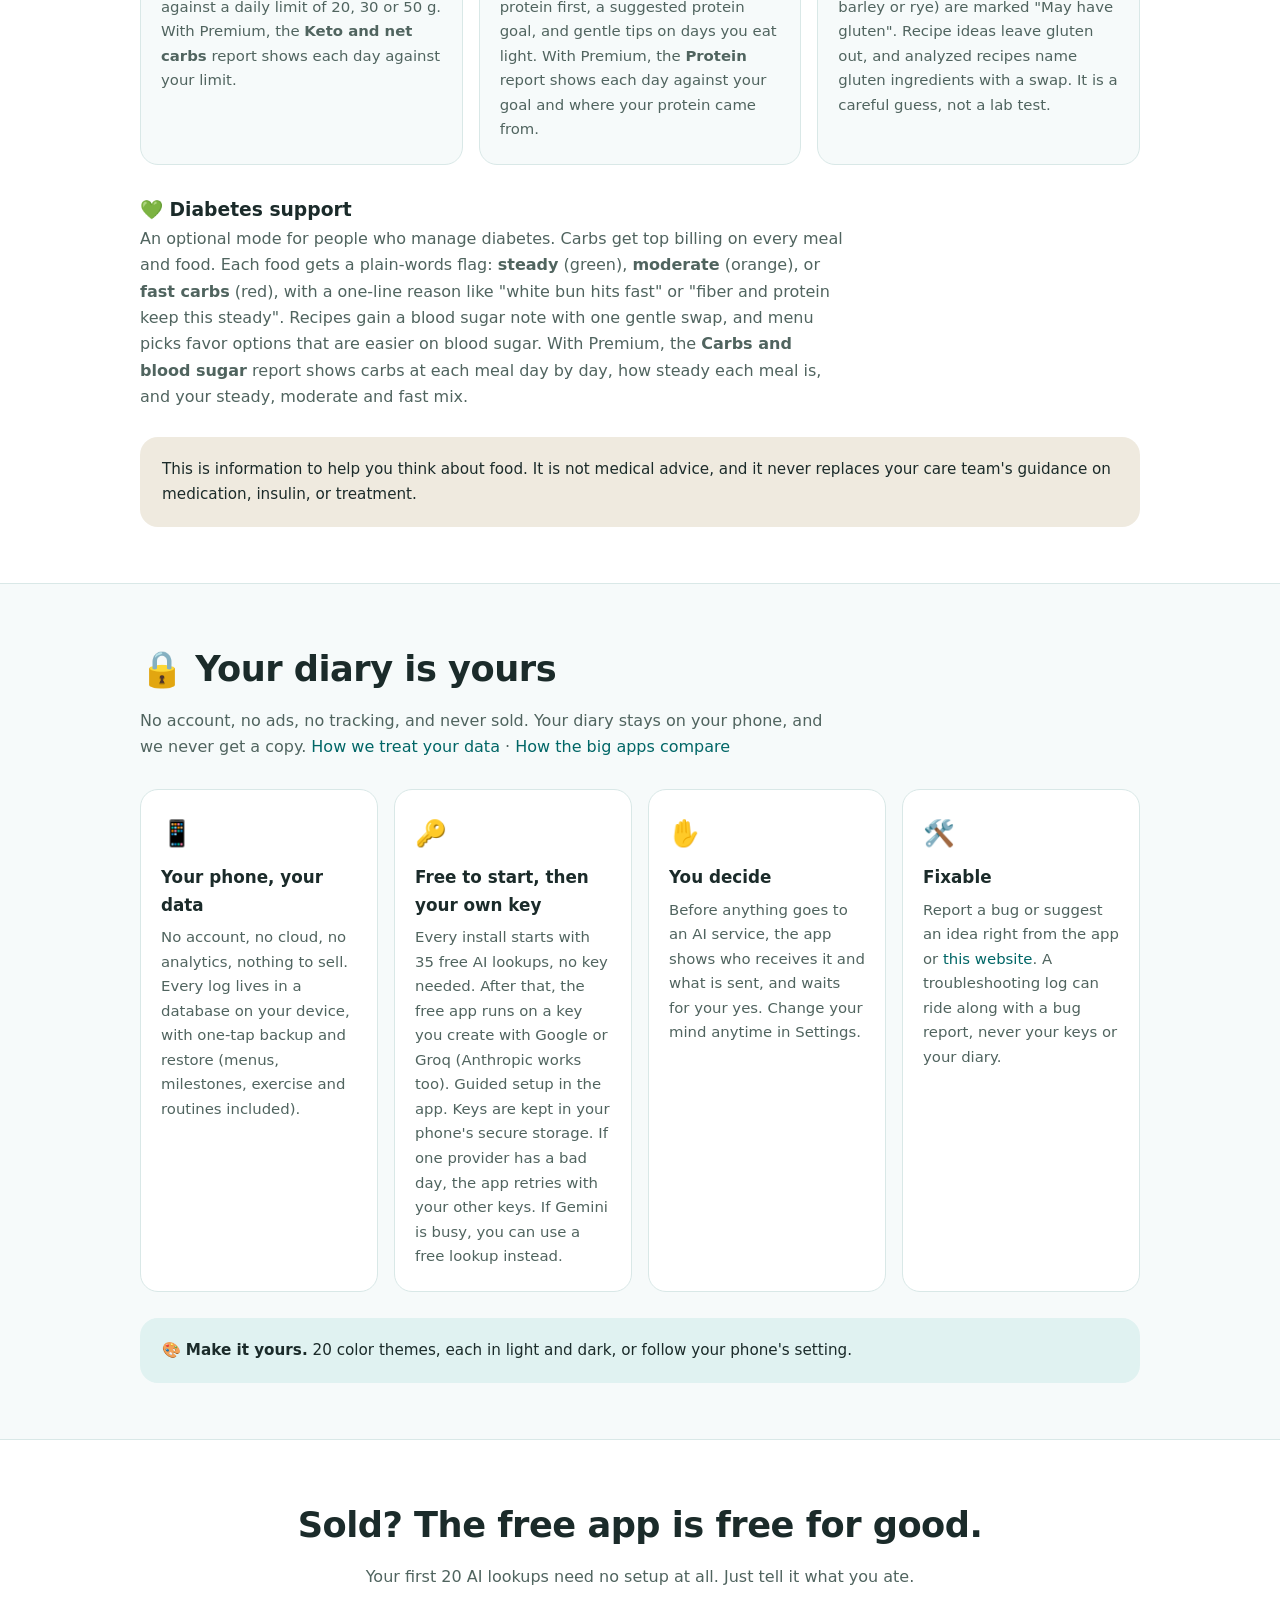
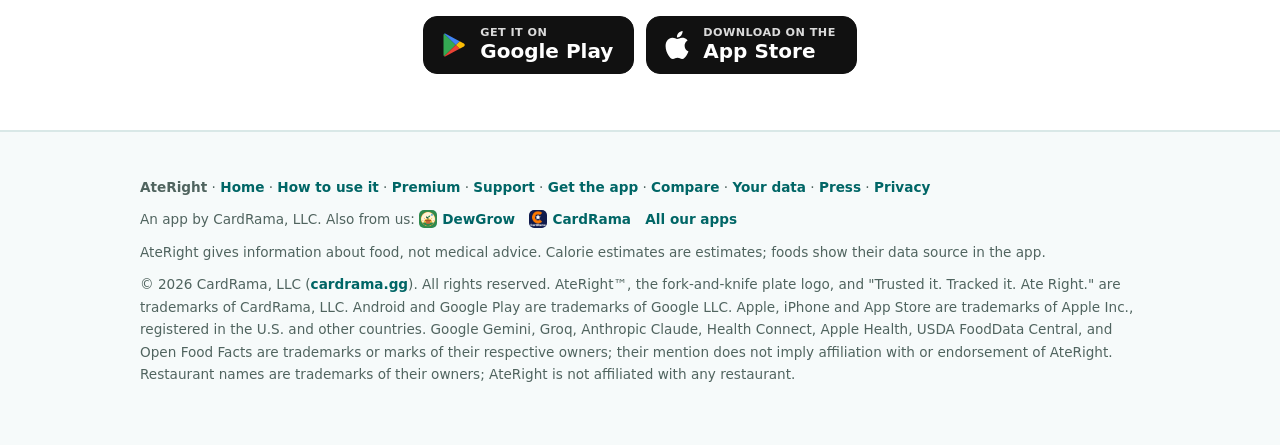
<file: features.html>
<!doctype html>
<html lang="en">
<head>
<meta charset="utf-8">
<meta name="viewport" content="width=device-width, initial-scale=1">
<title>Features - AteRight</title>
<meta name="description" content="Every AteRight feature: 35 free AI lookups to start, AI food logging, four camera modes, saved restaurant menus with search and Best options, recipes with health scores, exercise by voice, routines and watch, two-way Health Connect and Apple Health, Good Weeks and milestones, goals, diabetes support, Premium reports, and total privacy.">
<link rel="icon" href="icon.png">
<link rel="stylesheet" href="styles.css?v=20261105">
</head>
<body>

<nav><div class="nav-inner">
  <a class="brand" href="index.html"><img src="icon.png" alt="">AteRight</a>
  <div class="nav-links">
    <a href="features.html" class="active">Features</a>
    <a href="guide.html">How to use it</a>
    <a href="premium.html">Premium</a>
    <a href="support.html">Support</a>
    <a href="press.html">Press</a>
    <a class="btn" href="download.html">Get the app</a>
  </div>
</div></nav>

<section>
  <div class="wrap">
    <div class="kicker">The full tour</div>
    <h2>Every feature, almost all of them free</h2>
    <p class="sub">Everything on this page is in the free app, except the few marked <span class="ptag">Premium</span>. Every new install starts with 35 free AI lookups for meals, labels and leftovers, with no key needed. New installs can also try scanning a menu, "Make it at home", and scanning a recipe once each, free. After that, the free app runs on your own free AI key; Premium runs on ours and adds reports and a chat companion. <a href="premium.html">Compare them here.</a></p>
    <div class="callout">🔒 <b>Every feature here keeps your diary on your phone.</b> No account, no ads, no tracking, and we never get a copy of your diary. <a href="your-data.html">Your data is yours.</a></div>
  </div>
</section>

<section class="alt">
  <div class="wrap">
    <h2>🍽️ Four ways to log a meal</h2>
    <div class="cards">
      <div class="card"><div class="emo">⌨️</div><h3>Type it</h3><p>Write your meal like a text message and tap Look up. The AI splits it into foods with portions, calories, protein, carbs, and fat, and asks at most one short question when a detail really matters, like "fried or grilled?"</p></div>
      <div class="card"><div class="emo">🎤</div><h3>Say it</h3><p>Tap the mic and talk. Your words stream into the box live, and you can pause to think as long as you like. Great while cooking with messy hands.</p></div>
      <div class="card"><div class="emo">📷</div><h3>Photograph it</h3><p>Take a photo of your plate and the app answers: "Chicken taco with sauce, about 280. Rice, about 210. Look right?" Leave your fork in the shot and portion guesses get sharper. You confirm before anything is saved.</p></div>
      <div class="card"><div class="emo">📦</div><h3>Scan it</h3><p>Barcodes resolve through the free Open Food Facts database. No barcode? Photograph the Nutrition Facts label instead and the printed numbers are read exactly.</p></div>
    </div>
    <div class="callout">Extra camera trick: <b>Leftovers</b> mode. Photo before, photo after, and only what you actually ate gets logged.</div>
  </div>
</section>

<section>
  <div class="wrap">
    <h2>🧠 A food memory that works for you</h2>
    <p class="sub">Every confirmed food joins your personal library with its portion and numbers. Repeats become one-tap Quick log buttons. Portions are asked in human units: 1 chicken breast, 2 tacos, half a serving, with live calories as you adjust. Logged something wrong? Tap to fix the amount or move it to another meal, swipe to delete with a 5-second Undo. Mistakes cost nothing here.</p>
  </div>
</section>

<section class="alt">
  <div class="wrap">
    <h2>🏪 Restaurant menus, saved</h2>
    <div class="cards">
      <div class="card"><div class="emo">📸</div><h3>Scan once <span class="ptag">Premium</span></h3><p>Photograph a menu, one photo per page. Every dish is read with estimated nutrition and kept in the menu's own sections, even on long menus. Calories printed on the menu are used as printed. Best done ahead of time at home: a big menu takes a minute to read.</p></div>
      <div class="card"><div class="emo">🗂️</div><h3>The Menus tab</h3><p>Every menu is saved under the restaurant's name. Star your regular places so they stay on top. Add a page to a saved menu anytime, and a rescan adds only the dishes that are new. Same restaurant spelled a little differently? The app notices and asks.</p></div>
      <div class="card"><div class="emo">⭐</div><h3>Best options</h3><p>Every menu has a Best options filter: the dishes that fit the calories and protein you have left today, each with the reason it was picked, recalculated every time you open the menu. With Diabetes support on, picks favor dishes gentler on blood sugar.</p></div>
      <div class="card"><div class="emo">🔎</div><h3>Search and sections</h3><p>Long menu? Search it by name, or filter by the menu's own sections, like Appetizers, Burgers or Lunch Specials.</p></div>
      <div class="card"><div class="emo">🍳</div><h3>Make it at home <span class="ptag">Premium</span></h3><p>Tap a dish and get a similar recipe to cook yourself, with ingredients, steps, and real nutrition for your version. It is not the restaurant's own recipe, and it says so; it is a close home take you can save and tweak.</p></div>
    </div>
  </div>
</section>

<section>
  <div class="wrap">
    <h2>📖 Recipes with a brain</h2>
    <div class="cards">
      <div class="card"><div class="emo">🧮</div><h3>Analyze anything</h3><p>List the ingredients and the AI returns per-serving calories and macros plus a 1 to 10 health score with friendly notes that always start with what is good about the dish.</p></div>
      <div class="card"><div class="emo">🏷️</div><h3>Exact mode</h3><p>Scan the barcode of each ingredient and say how much goes in the pot. Scanned items use real label data the AI is not allowed to second-guess.</p></div>
      <div class="card"><div class="emo">✏️</div><h3>Edit freely</h3><p>Change quantities or ingredients anytime. The app asks: replace the original, or keep both versions?</p></div>
      <div class="card"><div class="emo">💌</div><h3>Share with friends</h3><p>Send a recipe as a tidy text card. Friends with AteRight paste it in and get the full recipe, numbers and all.</p></div>
      <div class="card"><div class="emo">📚</div><h3>Scan a recipe <span class="ptag">Premium</span></h3><p>Point the camera at a cookbook page, a recipe card, or handwriting, even across several pages. It arrives typed up and ready to analyze.</p></div>
    </div>
    <div class="callout">🍲 <b>The variety engine.</b> Eating the same five safe meals is how diets die of boredom. The "New ideas" tab reads what you actually eat and suggests recipes that feel familiar but fresh, sized to your calorie goal, each with a "why you might like this" pitch. One tap turns an idea into an analyzed recipe in your book.</div>
    <div class="xnudge"><img src="img/apps/dewgrow.png" alt=""><p>Cooking with herbs or vegetables you grow yourself? <a href="https://dewgrow.com/">DewGrow</a>, from the same team, keeps the plants healthy with a care plan and reminders.</p></div>
  </div>
</section>

<section class="alt">
  <div class="wrap">
    <h2>🏅 Progress that rewards showing up <span class="ptag ftag">Free</span></h2>
    <p class="sub">No streaks to break. Progress here is about showing up, never about the number: a day over your calorie goal counts exactly like any other, and nothing looks at your calories or weight.</p>
    <div class="shots">
      <figure class="shot"><img src="img/today-week.jpg" alt="Today screen with the week's seven dots"><figcaption><b>Your week, at a glance</b>Seven dots under the ring. Log at two or more meals and the day is complete.</figcaption></figure>
      <figure class="shot"><img src="img/progress.jpg" alt="Your progress screen with milestones"><figcaption><b>Milestones you keep</b>First meal, 7 to 365 days, Good Weeks, and firsts like your first photo log. Never taken away.</figcaption></figure>
      <figure class="shot"><img src="img/good-week.jpg" alt="A Good Week celebration"><figcaption><b>Good Weeks</b>5 days logged in a week. Two days off never cost you anything.</figcaption></figure>
    </div>
    <div class="cards">
      <div class="card"><div class="emo">👋</div><h3>Welcome back</h3><p>Took a few days off? Your first log back earns a badge, because coming back is the part that matters.</p></div>
      <div class="card"><div class="emo">🔔</div><h3>Gentle reminders</h3><p>Both optional and off until you turn them on: a Monday 8 am recap of last week, and a 7:30 pm nudge that only appears on a day with nothing logged. Made on your phone.</p></div>
    </div>
  </div>
</section>

<section>
  <div class="wrap">
    <h2>🎯 Goals that fit your life</h2>
    <div class="cards">
      <div class="card"><div class="emo">⚖️</div><h3>Lose, maintain, or gain</h3><p>Pick a direction and a pace. Your daily calorie goal comes from the Mifflin-St Jeor equation, the standard clinical formula, with safety floors it never crosses.</p></div>
      <div class="card"><div class="emo">📈</div><h3>Self-correcting</h3><p>Formulas are starting guesses. After a few weekly weigh-ins the app compares your real trend to the plan and suggests a small tweak to your calorie goal. Nothing changes unless you tap yes.</p></div>
      <div class="card"><div class="emo">🥩</div><h3>Macro goals</h3><p>Protein, carb, and fat targets in grams with sensible defaults and full custom control. Protein-forward, because muscle is worth keeping.</p></div>
      <div class="card"><div class="emo">🏃</div><h3>Exercise counts, honestly</h3><p>Choose how much of your exercise adds to the day's calorie goal: none, half, or all. Half is our pick, because exercise estimates and watches tend to run high. Whatever you choose only adds to your goal.</p></div>
    </div>
  </div>
</section>

<section class="alt">
  <div class="wrap">
    <h2>🏃 Exercise, your way <span class="ptag ftag">Free</span></h2>
    <p class="sub">Wear a watch, or keep track yourself: both work, and they show up in one place, right under the ring on Today. Logging exercise is free, every way.</p>
    <div class="shots">
      <figure class="shot"><img src="img/exercise-today.jpg" alt="Today screen with the Exercise card: a planned water aerobics class with a Done button, a walk from the watch, and a ticked dog walk the watch already covered"><figcaption><b>One place for all of it</b>Planned routines with a Done button, workouts from your watch, and what you logged. If your watch already recorded it, it is not counted twice.</figcaption></figure>
      <figure class="shot"><img src="img/exercise-say-it.jpg" alt="Say what you did: one sentence turned into water aerobics and a dog walk, understood on the phone"><figcaption><b>Just say it</b>"45 minutes of water aerobics this morning and walked the dog for 20 after dinner." Understood right on your phone, no AI needed.</figcaption></figure>
      <figure class="shot"><img src="img/exercise-routines.jpg" alt="My routines with streaks: water aerobics, walk the dog, strength at home, pickleball, yard work"><figcaption><b>Routines, ticked off</b>Set up a class or a walk once: days, time, and a reminder. Then just tap Done. Streaks show what you keep up.</figcaption></figure>
      <figure class="shot"><img src="img/exercise-strength.jpg" alt="A strength routine with six moves to tick off and a note that the weight went up from 8 lb"><figcaption><b>Strength, simply</b>Tick off the moves, or tap "Finished all of it". When you lift more than last time, it notices.</figcaption></figure>
      <figure class="shot"><img src="img/health-connect.jpg" alt="Health Connect settings: AteRight shares meals, weigh-ins and workouts, and reads steps, workouts and scale weigh-ins"><figcaption><b>Works with your watch and scale</b>Two-way with Health Connect and Apple Health. One switch for each kind of data, and what AteRight reads never leaves your phone.</figcaption></figure>
    </div>
    <div class="cards">
      <div class="card"><div class="emo">🎤</div><h3>Say it, or type it</h3><p>Lengths, distances, steps, sets and reps, "easy" or "hard", "this morning" or "after dinner": all understood on your phone. Only a name it does not know, like your class, is looked up once and remembered. Names of people are always left out.</p></div>
      <div class="card"><div class="emo">👆</div><h3>Three taps</h3><p>Prefer tapping? Pick the activity (your usual ones come first), how long, and Easy, Steady or Hard. "Repeat yesterday" is one tap.</p></div>
      <div class="card"><div class="emo">🔔</div><h3>Done from the lock screen</h3><p>A routine can remind you at the start, or ask "Did you go?" when it should be over. Tap Done right on the notification without opening the app.</p></div>
      <div class="card"><div class="emo">📱</div><h3>Home screen widget</h3><p>Calories left, today's routines with a Done button, and a shortcut to say what you did. On Android.</p></div>
      <div class="card"><div class="emo">⌚</div><h3>Your watch, your other apps</h3><p>AteRight reads workouts, calories burned, steps and scale weigh-ins, and shares the meals, weigh-ins and workouts you log, so every health app on your phone agrees.</p></div>
      <div class="card"><div class="emo">🪑</div><h3>Ready-made routines</h3><p>A beginner walking plan, chair exercises, gentle yoga, strength at home, couch to 5K and more. Start from one and make it yours.</p></div>
    </div>
  </div>
</section>

<section>
  <div class="wrap">
    <h2>📊 Reports <span class="ptag">Premium</span></h2>
    <p class="sub">Made on your phone from the diary you already keep. Only the short written "AteRight's read" uses the AI.</p>
    <div class="shots">
      <figure class="shot"><img src="img/weekly-report.jpg" alt="Weekly report"><figcaption><b>Weekly and monthly</b>Average against your calorie goal, days within it, weekdays vs weekends, macros, weight, and a short written read. Share as a PDF.</figcaption></figure>
      <figure class="shot"><img src="img/your-meals.jpg" alt="Your meals report"><figcaption><b>Your meals and Eating out</b>Where calories come from, the few foods that matter most, late eating, your usual times, restaurant vs home.</figcaption></figure>
      <figure class="shot"><img src="img/care-team.jpg" alt="Summary for your care team"><figcaption><b>For your care team</b>A two-page PDF a doctor or dietitian can read in a minute. Leaves your phone only when you share it.</figcaption></figure>
      <figure class="shot"><img src="img/moving-week.jpg" alt="Your fitness: routines done against the plan, active minutes, exercise calories, and a tip"><figcaption><b>Your fitness</b>A week, a month or three months: active minutes against the 150 a week health guidelines suggest, miles, each activity, your walking pace, longest walk and ride, routines done against your plan, and one tip. One page as a PDF.</figcaption></figure>
    </div>
  </div>
</section>

<section class="alt">
  <div class="wrap">
    <h2>🥗 Eating styles <span class="ptag ftag">Free</span></h2>
    <p class="sub">Settings, Eating style. Turn on what fits you, mix and match, and change it anytime. Menu picks and recipe ideas follow your style. Your eating style stays on your phone: when you use the AI, it is told only which styles are on, nothing more.</p>
    <div class="shots">
      <figure class="shot"><img src="img/eating-style.jpg" alt="Settings, Eating style: Diabetes support, Keto, GLP-1 support and Flag gluten"><figcaption><b>Pick your style</b>Diabetes support, Keto, GLP-1 support and Flag gluten, each one switch.</figcaption></figure>
      <figure class="shot"><img src="img/keto-day.jpg" alt="A keto day: eggs, bacon and chicken lettuce wraps, 13 of 20 g net carbs, and soy sauce marked May have gluten"><figcaption><b>Right on your day</b>Net carbs against your limit, and a "May have gluten" mark on foods that likely have it.</figcaption></figure>
    </div>
    <div class="cards">
      <div class="card"><div class="emo">🥑</div><h3>Keto</h3><p>Counts net carbs (carbs minus fiber) against a daily limit of 20, 30 or 50 g. With Premium, the <b>Keto and net carbs</b> report shows each day against your limit.</p></div>
      <div class="card"><div class="emo">💪</div><h3>GLP-1 support</h3><p>For people on a GLP-1 medicine: protein first, a suggested protein goal, and gentle tips on days you eat light. With Premium, the <b>Protein</b> report shows each day against your goal and where your protein came from.</p></div>
      <div class="card"><div class="emo">🌾</div><h3>Flag gluten</h3><p>Foods that likely have gluten (wheat, barley or rye) are marked "May have gluten". Recipe ideas leave gluten out, and analyzed recipes name gluten ingredients with a swap. It is a careful guess, not a lab test.</p></div>
    </div>
    <h3 style="margin-top:30px">💚 Diabetes support</h3>
    <p class="sub">An optional mode for people who manage diabetes. Carbs get top billing on every meal and food. Each food gets a plain-words flag: <b>steady</b> (green), <b>moderate</b> (orange), or <b>fast carbs</b> (red), with a one-line reason like "white bun hits fast" or "fiber and protein keep this steady". Recipes gain a blood sugar note with one gentle swap, and menu picks favor options that are easier on blood sugar. With Premium, the <b>Carbs and blood sugar</b> report shows carbs at each meal day by day, how steady each meal is, and your steady, moderate and fast mix.</p>
    <div class="callout warn">This is information to help you think about food. It is not medical advice, and it never replaces your care team's guidance on medication, insulin, or treatment.</div>
  </div>
</section>

<section>
  <div class="wrap">
    <h2>🔒 Your diary is yours</h2>
    <p class="sub">No account, no ads, no tracking, and never sold. Your diary stays on your phone, and we never get a copy. <a href="your-data.html">How we treat your data</a> · <a href="compare.html">How the big apps compare</a></p>
    <div class="cards">
      <div class="card"><div class="emo">📱</div><h3>Your phone, your data</h3><p>No account, no cloud, no analytics, nothing to sell. Every log lives in a database on your device, with one-tap backup and restore (menus, milestones, exercise and routines included).</p></div>
      <div class="card"><div class="emo">🔑</div><h3>Free to start, then your own key</h3><p>Every install starts with 35 free AI lookups, no key needed. After that, the free app runs on a key you create with Google or Groq (Anthropic works too). Guided setup in the app. Keys are kept in your phone's secure storage. If one provider has a bad day, the app retries with your other keys. If Gemini is busy, you can use a free lookup instead.</p></div>
      <div class="card"><div class="emo">✋</div><h3>You decide</h3><p>Before anything goes to an AI service, the app shows who receives it and what is sent, and waits for your yes. Change your mind anytime in Settings.</p></div>
      <div class="card"><div class="emo">🛠️</div><h3>Fixable</h3><p>Report a bug or suggest an idea right from the app or <a href="support.html">this website</a>. A troubleshooting log can ride along with a bug report, never your keys or your diary.</p></div>
    </div>
    <div class="callout">🎨 <b>Make it yours.</b> 20 color themes, each in light and dark, or follow your phone's setting.</div>
  </div>
</section>

<section class="alt">
  <div class="wrap" style="text-align:center">
    <h2>Sold? The free app is free for good.</h2>
    <p class="sub" style="margin:10px auto 26px">Your first 20 AI lookups need no setup at all. Just tell it what you ate.</p>
    <div class="stores center"><a class="store" href="https://play.google.com/store/apps/details?id=gg.cardrama.ateright" rel="noopener"><svg viewBox="0 0 24 24" aria-hidden="true"><path fill="#34A853" d="M3.6 2.3 13.5 12l-9.9 9.7c-.4-.2-.6-.6-.6-1.1V3.4c0-.5.2-.9.6-1.1z"/><path fill="#FBBC04" d="m16.8 15.3-3.3-3.3 3.3-3.3 3.7 2.1c1 .6 1 2 0 2.5z"/><path fill="#EA4335" d="M13.5 12 3.6 21.7c.3.2.8.2 1.2 0l12-6.4z"/><path fill="#4285F4" d="M13.5 12 16.8 8.7l-12-6.4c-.4-.2-.9-.2-1.2 0z"/></svg><span><small>Get it on</small>Google Play</span></a><a class="store" href="https://apps.apple.com/us/app/ateright-ai-calorie-counter/id6823991998" rel="noopener"><svg viewBox="0 0 24 24" aria-hidden="true"><path fill="currentColor" d="M12.152 6.896c-.948 0-2.415-1.078-3.96-1.04-2.04.027-3.91 1.183-4.961 3.014-2.117 3.675-.546 9.103 1.519 12.09 1.013 1.454 2.208 3.09 3.792 3.039 1.52-.065 2.09-.987 3.935-.987 1.831 0 2.35.987 3.96.948 1.637-.026 2.676-1.48 3.676-2.948 1.156-1.688 1.636-3.325 1.662-3.415-.039-.013-3.182-1.221-3.22-4.857-.026-3.04 2.48-4.494 2.597-4.559-1.429-2.09-3.623-2.324-4.39-2.376-2-.156-3.675 1.09-4.61 1.09zM15.53 3.83c.843-1.012 1.4-2.427 1.245-3.83-1.207.052-2.662.805-3.532 1.818-.78.896-1.454 2.338-1.273 3.714 1.338.104 2.715-.688 3.559-1.701"/></svg><span><small>Download on the</small>App Store</span></a></div>
  </div>
</section>

<footer><div class="wrap">
  <div><b>AteRight</b> · <a href="index.html">Home</a> · <a href="guide.html">How to use it</a> · <a href="premium.html">Premium</a> · <a href="support.html">Support</a> · <a href="download.html">Get the app</a> · <a href="compare.html">Compare</a> · <a href="your-data.html">Your data</a> · <a href="press.html">Press</a> · <a href="privacy.html">Privacy</a></div>
  <div class="family-line">An app by CardRama, LLC. Also from us: <a href="https://dewgrow.com/"><img src="img/apps/dewgrow.png" alt="">DewGrow</a> <a href="https://cardrama.gg/"><img src="img/apps/cardrama.png" alt="">CardRama</a> <a href="https://cardrama.gg/apps">All our apps</a></div>
  <div>AteRight gives information about food, not medical advice. Calorie estimates are estimates; foods show their data source in the app.</div>
  <div>© 2026 CardRama, LLC (<a href="https://cardrama.gg">cardrama.gg</a>). All rights reserved. AteRight™, the fork-and-knife plate logo, and "Trusted it. Tracked it. Ate Right." are trademarks of CardRama, LLC. Android and Google Play are trademarks of Google LLC. Apple, iPhone and App Store are trademarks of Apple Inc., registered in the U.S. and other countries. Google Gemini, Groq, Anthropic Claude, Health Connect, Apple Health, USDA FoodData Central, and Open Food Facts are trademarks or marks of their respective owners; their mention does not imply affiliation with or endorsement of AteRight. Restaurant names are trademarks of their owners; AteRight is not affiliated with any restaurant.</div>
</div></footer>

</body>
</html>
</file>
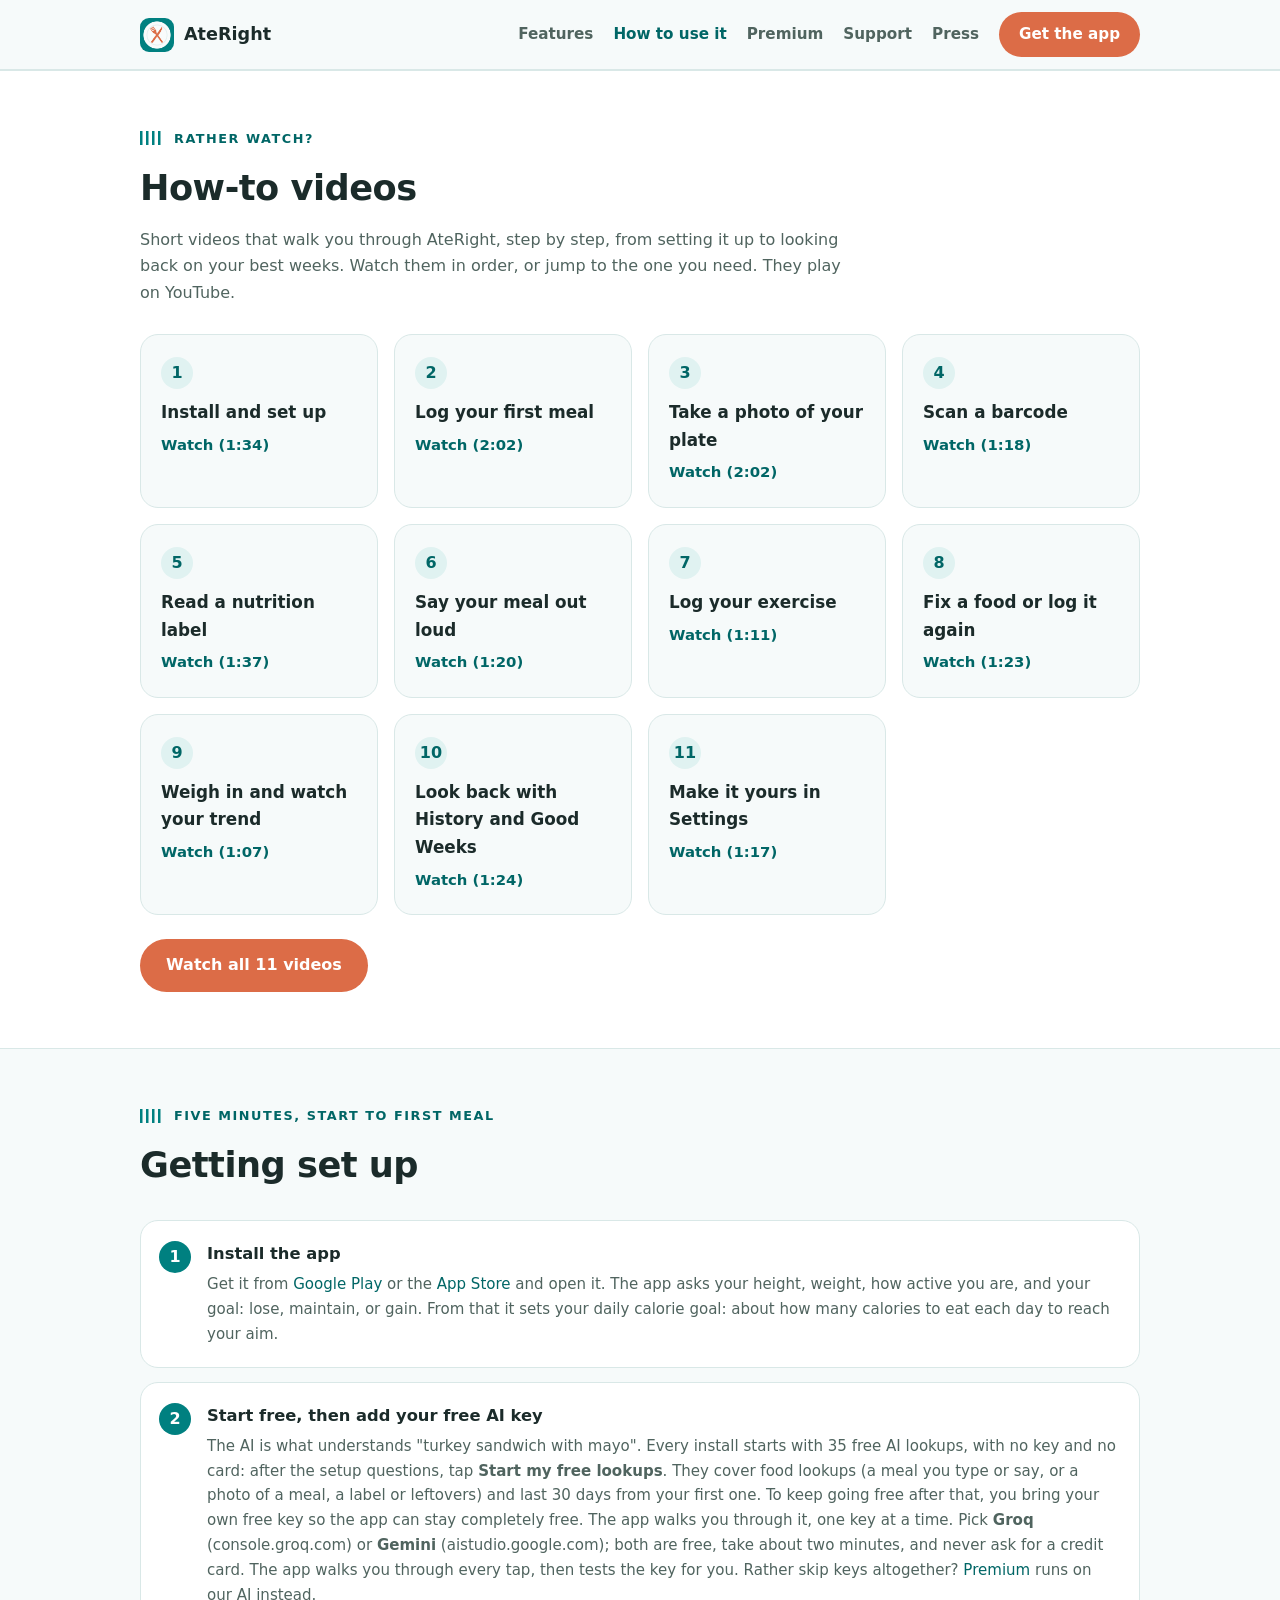
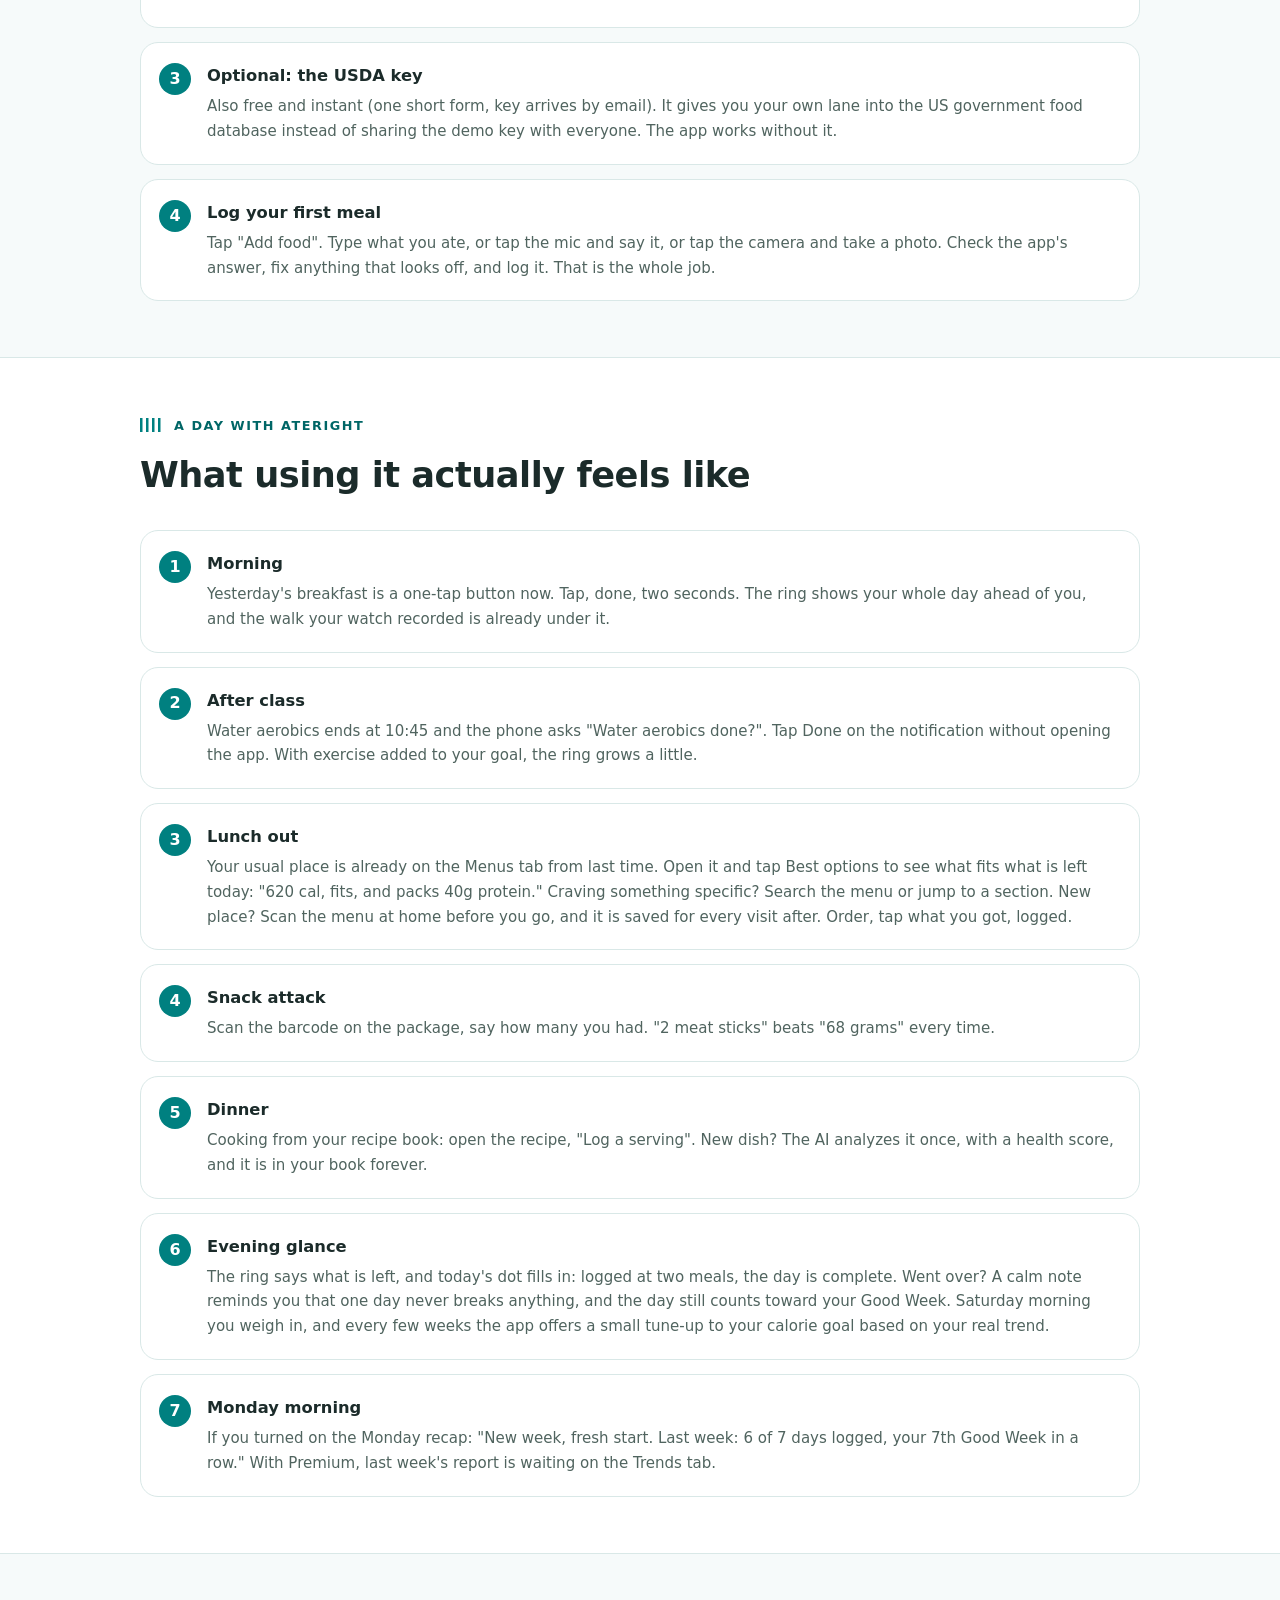
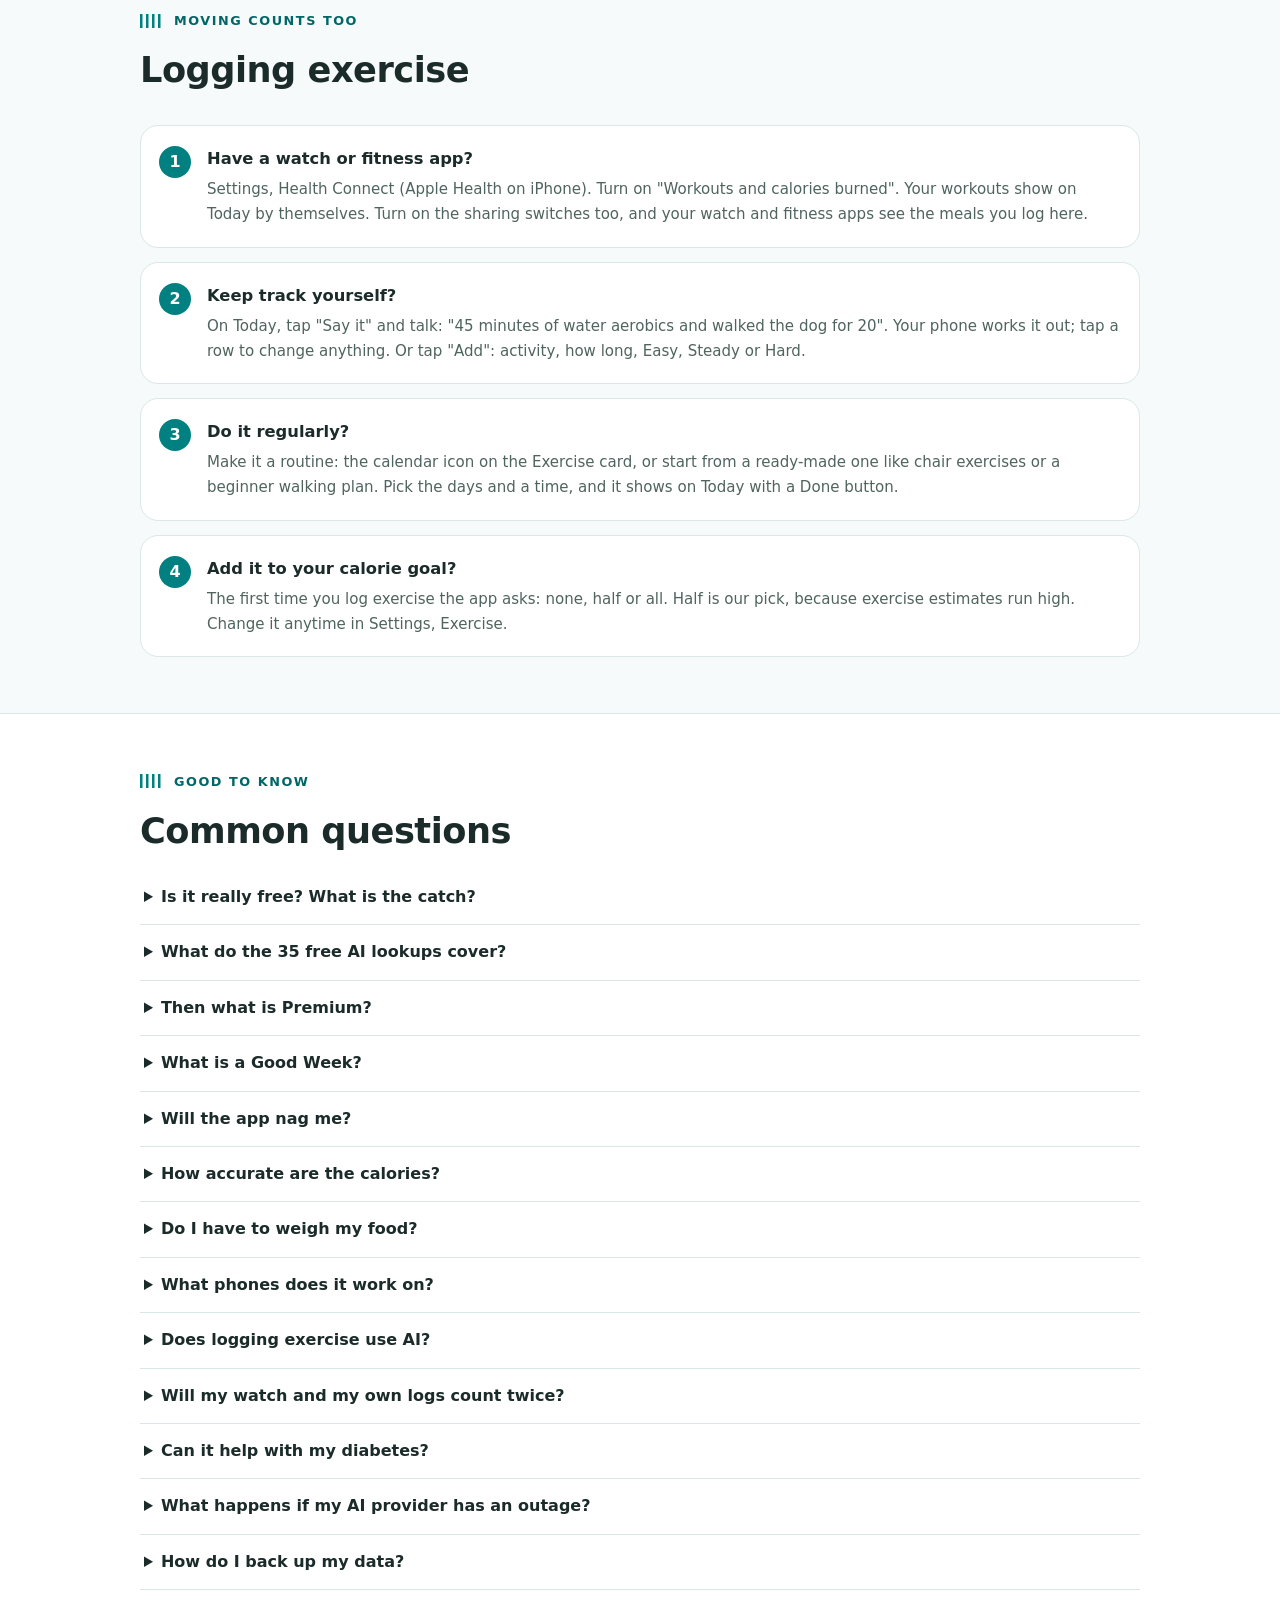
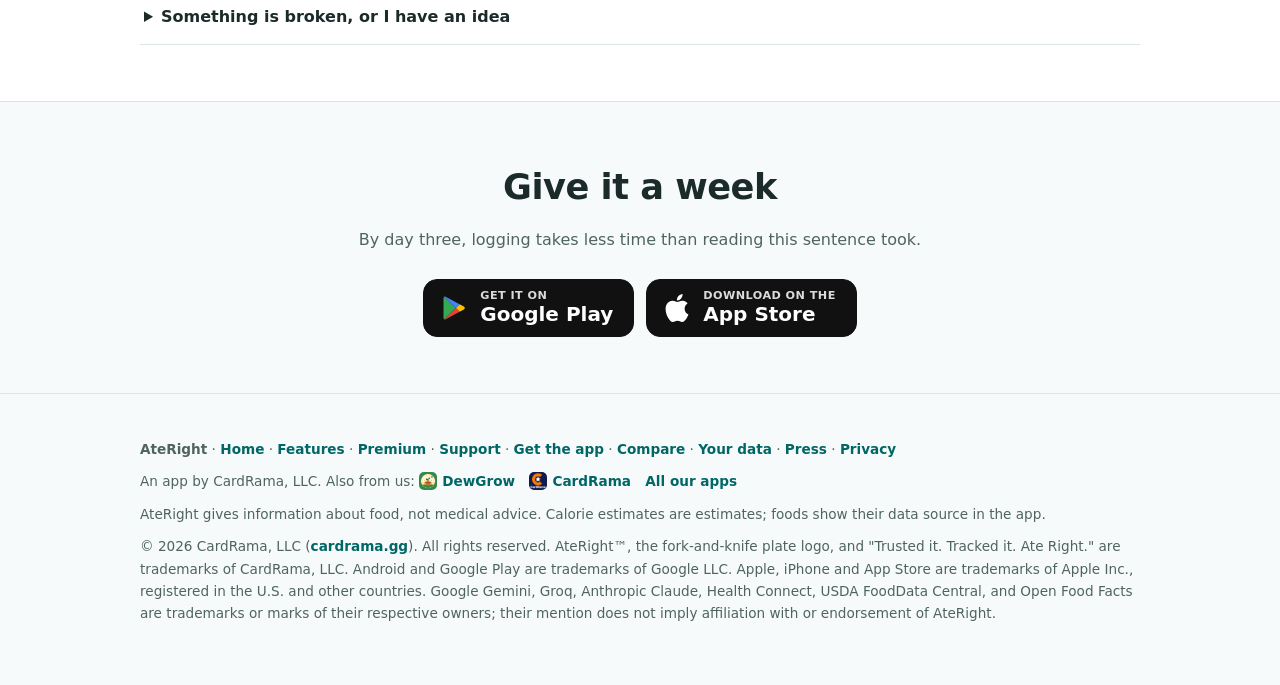
<file: guide.html>
<!doctype html>
<html lang="en">
<head>
<meta charset="utf-8">
<meta name="viewport" content="width=device-width, initial-scale=1">
<title>How to use it - AteRight</title>
<meta name="description" content="Set up AteRight in minutes: install, start with 35 free AI lookups, add a free AI key (or pick Premium), and log your first meal. Plus Good Weeks, saved menus, reports, and answers to common questions.">
<link rel="icon" href="icon.png">
<link rel="stylesheet" href="styles.css?v=20261107">
</head>
<body>

<nav><div class="nav-inner">
  <a class="brand" href="index.html"><img src="icon.png" alt="">AteRight</a>
  <div class="nav-links">
    <a href="features.html">Features</a>
    <a href="guide.html" class="active">How to use it</a>
    <a href="premium.html">Premium</a>
    <a href="support.html">Support</a>
    <a href="press.html">Press</a>
    <a class="btn" href="download.html">Get the app</a>
  </div>
</div></nav>

<section class="alt" id="videos">
  <div class="wrap">
    <div class="kicker">Rather watch?</div>
    <h2>How-to videos</h2>
    <p class="sub">Short videos that walk you through AteRight, step by step, from setting it up to looking back on your best weeks. Watch them in order, or jump to the one you need. They play on YouTube.</p>
    <div class="cards">
      <a class="card vid" href="https://www.youtube.com/watch?v=LYlO8AiP6Es&amp;list=PLC57yWwzwbWo" rel="noopener"><span class="vid-num">1</span><h3>Install and set up</h3><p>Watch (1:34)</p></a>
      <a class="card vid" href="https://www.youtube.com/watch?v=DIYwknO82dc&amp;list=PLC57yWwzwbWo" rel="noopener"><span class="vid-num">2</span><h3>Log your first meal</h3><p>Watch (2:02)</p></a>
      <a class="card vid" href="https://www.youtube.com/watch?v=FXpwytqCMOo&amp;list=PLC57yWwzwbWo" rel="noopener"><span class="vid-num">3</span><h3>Take a photo of your plate</h3><p>Watch (2:02)</p></a>
      <a class="card vid" href="https://www.youtube.com/watch?v=j56XF5c-bh8&amp;list=PLC57yWwzwbWo" rel="noopener"><span class="vid-num">4</span><h3>Scan a barcode</h3><p>Watch (1:18)</p></a>
      <a class="card vid" href="https://www.youtube.com/watch?v=J3yjidWu4Uo&amp;list=PLC57yWwzwbWo" rel="noopener"><span class="vid-num">5</span><h3>Read a nutrition label</h3><p>Watch (1:37)</p></a>
      <a class="card vid" href="https://www.youtube.com/watch?v=HmLVIuTRDSo&amp;list=PLC57yWwzwbWo" rel="noopener"><span class="vid-num">6</span><h3>Say your meal out loud</h3><p>Watch (1:20)</p></a>
      <a class="card vid" href="https://www.youtube.com/watch?v=Jc1MjtVs30k&amp;list=PLC57yWwzwbWo" rel="noopener"><span class="vid-num">7</span><h3>Log your exercise</h3><p>Watch (1:11)</p></a>
      <a class="card vid" href="https://www.youtube.com/watch?v=Ew5MRAz_5zI&amp;list=PLC57yWwzwbWo" rel="noopener"><span class="vid-num">8</span><h3>Fix a food or log it again</h3><p>Watch (1:23)</p></a>
      <a class="card vid" href="https://www.youtube.com/watch?v=HgtIVLF1-so&amp;list=PLC57yWwzwbWo" rel="noopener"><span class="vid-num">9</span><h3>Weigh in and watch your trend</h3><p>Watch (1:07)</p></a>
      <a class="card vid" href="https://www.youtube.com/watch?v=Aao928_eP9E&amp;list=PLC57yWwzwbWo" rel="noopener"><span class="vid-num">10</span><h3>Look back with History and Good Weeks</h3><p>Watch (1:24)</p></a>
      <a class="card vid" href="https://www.youtube.com/watch?v=tCwuOJCZIko&amp;list=PLC57yWwzwbWo" rel="noopener"><span class="vid-num">11</span><h3>Make it yours in Settings</h3><p>Watch (1:17)</p></a>
    </div>
    <p class="vid-all"><a class="btn" href="https://www.youtube.com/playlist?list=PLC57yWwzwbWo" rel="noopener">Watch all 11 videos</a></p>
  </div>
</section>

<section>
  <div class="wrap">
    <div class="kicker">Five minutes, start to first meal</div>
    <h2>Getting set up</h2>
    <div class="steps">
      <div class="step"><h3>Install the app</h3><p>Get it from <a href="https://play.google.com/store/apps/details?id=gg.cardrama.ateright">Google Play</a> or the <a href="https://apps.apple.com/us/app/ateright-ai-calorie-counter/id6823991998">App Store</a> and open it. The app asks your height, weight, how active you are, and your goal: lose, maintain, or gain. From that it sets your daily calorie goal: about how many calories to eat each day to reach your aim.</p></div>
      <div class="step"><h3>Start free, then add your free AI key</h3><p>The AI is what understands "turkey sandwich with mayo". Every install starts with 35 free AI lookups, with no key and no card: after the setup questions, tap <b>Start my free lookups</b>. They cover food lookups (a meal you type or say, or a photo of a meal, a label or leftovers) and last 30 days from your first one. To keep going free after that, you bring your own free key so the app can stay completely free. The app walks you through it, one key at a time. Pick <b>Groq</b> (console.groq.com) or <b>Gemini</b> (aistudio.google.com); both are free, take about two minutes, and never ask for a credit card. The app walks you through every tap, then tests the key for you. Rather skip keys altogether? <a href="premium.html">Premium</a> runs on our AI instead.</p></div>
      <div class="step"><h3>Optional: the USDA key</h3><p>Also free and instant (one short form, key arrives by email). It gives you your own lane into the US government food database instead of sharing the demo key with everyone. The app works without it.</p></div>
      <div class="step"><h3>Log your first meal</h3><p>Tap "Add food". Type what you ate, or tap the mic and say it, or tap the camera and take a photo. Check the app's answer, fix anything that looks off, and log it. That is the whole job.</p></div>
    </div>
  </div>
</section>

<section class="alt">
  <div class="wrap">
    <div class="kicker">A day with AteRight</div>
    <h2>What using it actually feels like</h2>
    <div class="steps">
      <div class="step"><h3>Morning</h3><p>Yesterday's breakfast is a one-tap button now. Tap, done, two seconds. The ring shows your whole day ahead of you, and the walk your watch recorded is already under it.</p></div>
      <div class="step"><h3>After class</h3><p>Water aerobics ends at 10:45 and the phone asks "Water aerobics done?". Tap Done on the notification without opening the app. With exercise added to your goal, the ring grows a little.</p></div>
      <div class="step"><h3>Lunch out</h3><p>Your usual place is already on the Menus tab from last time. Open it and tap Best options to see what fits what is left today: "620 cal, fits, and packs 40g protein." Craving something specific? Search the menu or jump to a section. New place? Scan the menu at home before you go, and it is saved for every visit after. Order, tap what you got, logged.</p></div>
      <div class="step"><h3>Snack attack</h3><p>Scan the barcode on the package, say how many you had. "2 meat sticks" beats "68 grams" every time.</p></div>
      <div class="step"><h3>Dinner</h3><p>Cooking from your recipe book: open the recipe, "Log a serving". New dish? The AI analyzes it once, with a health score, and it is in your book forever.</p></div>
      <div class="step"><h3>Evening glance</h3><p>The ring says what is left, and today's dot fills in: logged at two meals, the day is complete. Went over? A calm note reminds you that one day never breaks anything, and the day still counts toward your Good Week. Saturday morning you weigh in, and every few weeks the app offers a small tune-up to your calorie goal based on your real trend.</p></div>
      <div class="step"><h3>Monday morning</h3><p>If you turned on the Monday recap: "New week, fresh start. Last week: 6 of 7 days logged, your 7th Good Week in a row." With Premium, last week's report is waiting on the Trends tab.</p></div>
    </div>
  </div>
</section>

<section>
  <div class="wrap">
    <div class="kicker">Moving counts too</div>
    <h2>Logging exercise</h2>
    <div class="steps">
      <div class="step"><h3>Have a watch or fitness app?</h3><p>Settings, Health Connect (Apple Health on iPhone). Turn on "Workouts and calories burned". Your workouts show on Today by themselves. Turn on the sharing switches too, and your watch and fitness apps see the meals you log here.</p></div>
      <div class="step"><h3>Keep track yourself?</h3><p>On Today, tap "Say it" and talk: "45 minutes of water aerobics and walked the dog for 20". Your phone works it out; tap a row to change anything. Or tap "Add": activity, how long, Easy, Steady or Hard.</p></div>
      <div class="step"><h3>Do it regularly?</h3><p>Make it a routine: the calendar icon on the Exercise card, or start from a ready-made one like chair exercises or a beginner walking plan. Pick the days and a time, and it shows on Today with a Done button.</p></div>
      <div class="step"><h3>Add it to your calorie goal?</h3><p>The first time you log exercise the app asks: none, half or all. Half is our pick, because exercise estimates run high. Change it anytime in Settings, Exercise.</p></div>
    </div>
  </div>
</section>

<section class="alt">
  <div class="wrap">
    <div class="kicker">Good to know</div>
    <h2>Common questions</h2>
    <div class="faq">
      <details><summary>Is it really free? What is the catch?</summary><p>Really free. No ads, no tracking, and no selling your data (your diary stays on your phone and we never get a copy, so there is nothing to sell), and logging, saved menus, recipes, goals, eating styles (Diabetes, Keto, GLP-1, gluten), Good Weeks and milestones are all free. The one piece of honesty: after your 35 free AI lookups, the free app runs on a free AI key you create yourself with Google or Groq. Their free tiers are generous and the app uses tiny requests, but those tiers belong to them, not us.</p></details>
      <details><summary>What do the 35 free AI lookups cover?</summary><p>Looking up what you ate: typed, spoken, or a photo of your plate, a Nutrition Facts label, or leftovers. They need no key and no sign up, and they last 30 days from your first one. New installs can also try scanning a menu, "Make it at home", and scanning a recipe once each, free. Recipes and new ideas use your own free key or Premium. Already have a key? Your key is used, and the free lookups stay in reserve for when Gemini is busy.</p></details>
      <details><summary>Then what is Premium?</summary><p>An optional subscription ($5.99 a month or $39.99 a year) for people who would rather not set up a key: the AI runs on our service. It also adds reports (weekly, monthly, your meals, eating out, your fitness, carbs and blood sugar, and a summary for your care team), the Ask AteRight chat, weekly insights, menu scanning, "Make it at home", and recipe photo scanning. <a href="premium.html">Full comparison.</a></p></details>
      <details><summary>What is a Good Week?</summary><p>Any week, Monday to Sunday, where you logged food on at least 5 days. Two days off never cost you anything, and a day over your calorie goal counts exactly like any other. Your progress screen shows your Good Weeks and milestones, and milestones are never taken away, even after a break.</p></details>
      <details><summary>Will the app nag me?</summary><p>No. There are two reminders and both are off until you turn them on in Settings: a Monday morning recap, and an evening nudge that only appears on a day with nothing logged. Both are made on your phone.</p></details>
      <details><summary>How accurate are the calories?</summary><p>Honest and labeled. Everyday foods are checked against the US government's USDA database. Barcode scans and label photos use the printed numbers. Chain items use the chain's own published numbers, and if those can't be found the app asks you for the menu's numbers instead of guessing. When the AI estimates, the food says "estimated" right on it, and photo portions are good guesses you can adjust in one tap. For weight goals, consistency matters more than perfection, and the weekly weigh-in loop corrects for any systematic drift.</p></details>
      <details><summary>Do I have to weigh my food?</summary><p>No. Portions work in human counts: 1 chicken breast, 2 tacos, half a serving. If you ever do weigh something, a grams option is one tap away.</p></details>
      <details><summary>What phones does it work on?</summary><p>Android 8 and newer, and iPhones with iOS 17 and newer. On Android, steps, workouts and weigh-ins come through Health Connect, which is built into modern Android (and a free app from Google on older phones). On iPhone, they come through Apple Health.</p></details>
      <details><summary>Does logging exercise use AI?</summary><p>Almost never. Your phone's own dictation turns speech into text, and AteRight works out the activity, how long and how hard right on your phone, using standard exercise research tables. Only an activity name it does not recognize, like the name of your class, is looked up once, and then it is remembered. Names of people are left out.</p></details>
      <details><summary>Will my watch and my own logs count twice?</summary><p>No. If your watch recorded a workout at the same time as something you logged, the watch wins and your log shows crossed out. Tap "Count it" if they really were two different things.</p></details>
      <details><summary>Can it help with my diabetes?</summary><p>There is an optional Diabetes support mode: carbs shown everywhere, plain-word blood sugar flags on foods, blood sugar notes on recipes, and menu suggestions that favor gentler options. It is information, not medical advice, and it never replaces your care team.</p></details>
      <details><summary>What happens if my AI provider has an outage?</summary><p>If you saved more than one key, the app automatically retries your request with another provider and tells you it did. When Google's free Gemini is busy, the app says so plainly instead of a vague error, and if you have free lookups left it offers to finish the lookup with one. If a provider retires a model, one tap of "Test key" in Settings moves you to a current one.</p></details>
      <details><summary>How do I back up my data?</summary><p>Settings, "Export backup". It writes one file with everything, including saved menus, milestones, exercise and routines. Copy it somewhere safe now and then, because your data lives only on your phone, which is the point.</p></details>
      <details><summary>Something is broken, or I have an idea</summary><p>In the app: Settings, "Report a bug" or "Suggest an improvement". Or use the <a href="support.html">support page</a> from any computer. Every report and idea gets read.</p></details>
    </div>
  </div>
</section>

<section>
  <div class="wrap" style="text-align:center">
    <h2>Give it a week</h2>
    <p class="sub" style="margin:10px auto 26px">By day three, logging takes less time than reading this sentence took.</p>
    <div class="stores center"><a class="store" href="https://play.google.com/store/apps/details?id=gg.cardrama.ateright" rel="noopener"><svg viewBox="0 0 24 24" aria-hidden="true"><path fill="#34A853" d="M3.6 2.3 13.5 12l-9.9 9.7c-.4-.2-.6-.6-.6-1.1V3.4c0-.5.2-.9.6-1.1z"/><path fill="#FBBC04" d="m16.8 15.3-3.3-3.3 3.3-3.3 3.7 2.1c1 .6 1 2 0 2.5z"/><path fill="#EA4335" d="M13.5 12 3.6 21.7c.3.2.8.2 1.2 0l12-6.4z"/><path fill="#4285F4" d="M13.5 12 16.8 8.7l-12-6.4c-.4-.2-.9-.2-1.2 0z"/></svg><span><small>Get it on</small>Google Play</span></a><a class="store" href="https://apps.apple.com/us/app/ateright-ai-calorie-counter/id6823991998" rel="noopener"><svg viewBox="0 0 24 24" aria-hidden="true"><path fill="currentColor" d="M12.152 6.896c-.948 0-2.415-1.078-3.96-1.04-2.04.027-3.91 1.183-4.961 3.014-2.117 3.675-.546 9.103 1.519 12.09 1.013 1.454 2.208 3.09 3.792 3.039 1.52-.065 2.09-.987 3.935-.987 1.831 0 2.35.987 3.96.948 1.637-.026 2.676-1.48 3.676-2.948 1.156-1.688 1.636-3.325 1.662-3.415-.039-.013-3.182-1.221-3.22-4.857-.026-3.04 2.48-4.494 2.597-4.559-1.429-2.09-3.623-2.324-4.39-2.376-2-.156-3.675 1.09-4.61 1.09zM15.53 3.83c.843-1.012 1.4-2.427 1.245-3.83-1.207.052-2.662.805-3.532 1.818-.78.896-1.454 2.338-1.273 3.714 1.338.104 2.715-.688 3.559-1.701"/></svg><span><small>Download on the</small>App Store</span></a></div>
  </div>
</section>

<footer><div class="wrap">
  <div><b>AteRight</b> · <a href="index.html">Home</a> · <a href="features.html">Features</a> · <a href="premium.html">Premium</a> · <a href="support.html">Support</a> · <a href="download.html">Get the app</a> · <a href="compare.html">Compare</a> · <a href="your-data.html">Your data</a> · <a href="press.html">Press</a> · <a href="privacy.html">Privacy</a></div>
  <div class="family-line">An app by CardRama, LLC. Also from us: <a href="https://dewgrow.com/"><img src="img/apps/dewgrow.png" alt="">DewGrow</a> <a href="https://cardrama.gg/"><img src="img/apps/cardrama.png" alt="">CardRama</a> <a href="https://cardrama.gg/apps">All our apps</a></div>
  <div>AteRight gives information about food, not medical advice. Calorie estimates are estimates; foods show their data source in the app.</div>
  <div>© 2026 CardRama, LLC (<a href="https://cardrama.gg">cardrama.gg</a>). All rights reserved. AteRight™, the fork-and-knife plate logo, and "Trusted it. Tracked it. Ate Right." are trademarks of CardRama, LLC. Android and Google Play are trademarks of Google LLC. Apple, iPhone and App Store are trademarks of Apple Inc., registered in the U.S. and other countries. Google Gemini, Groq, Anthropic Claude, Health Connect, USDA FoodData Central, and Open Food Facts are trademarks or marks of their respective owners; their mention does not imply affiliation with or endorsement of AteRight.</div>
</div></footer>

</body>
</html>
</file>
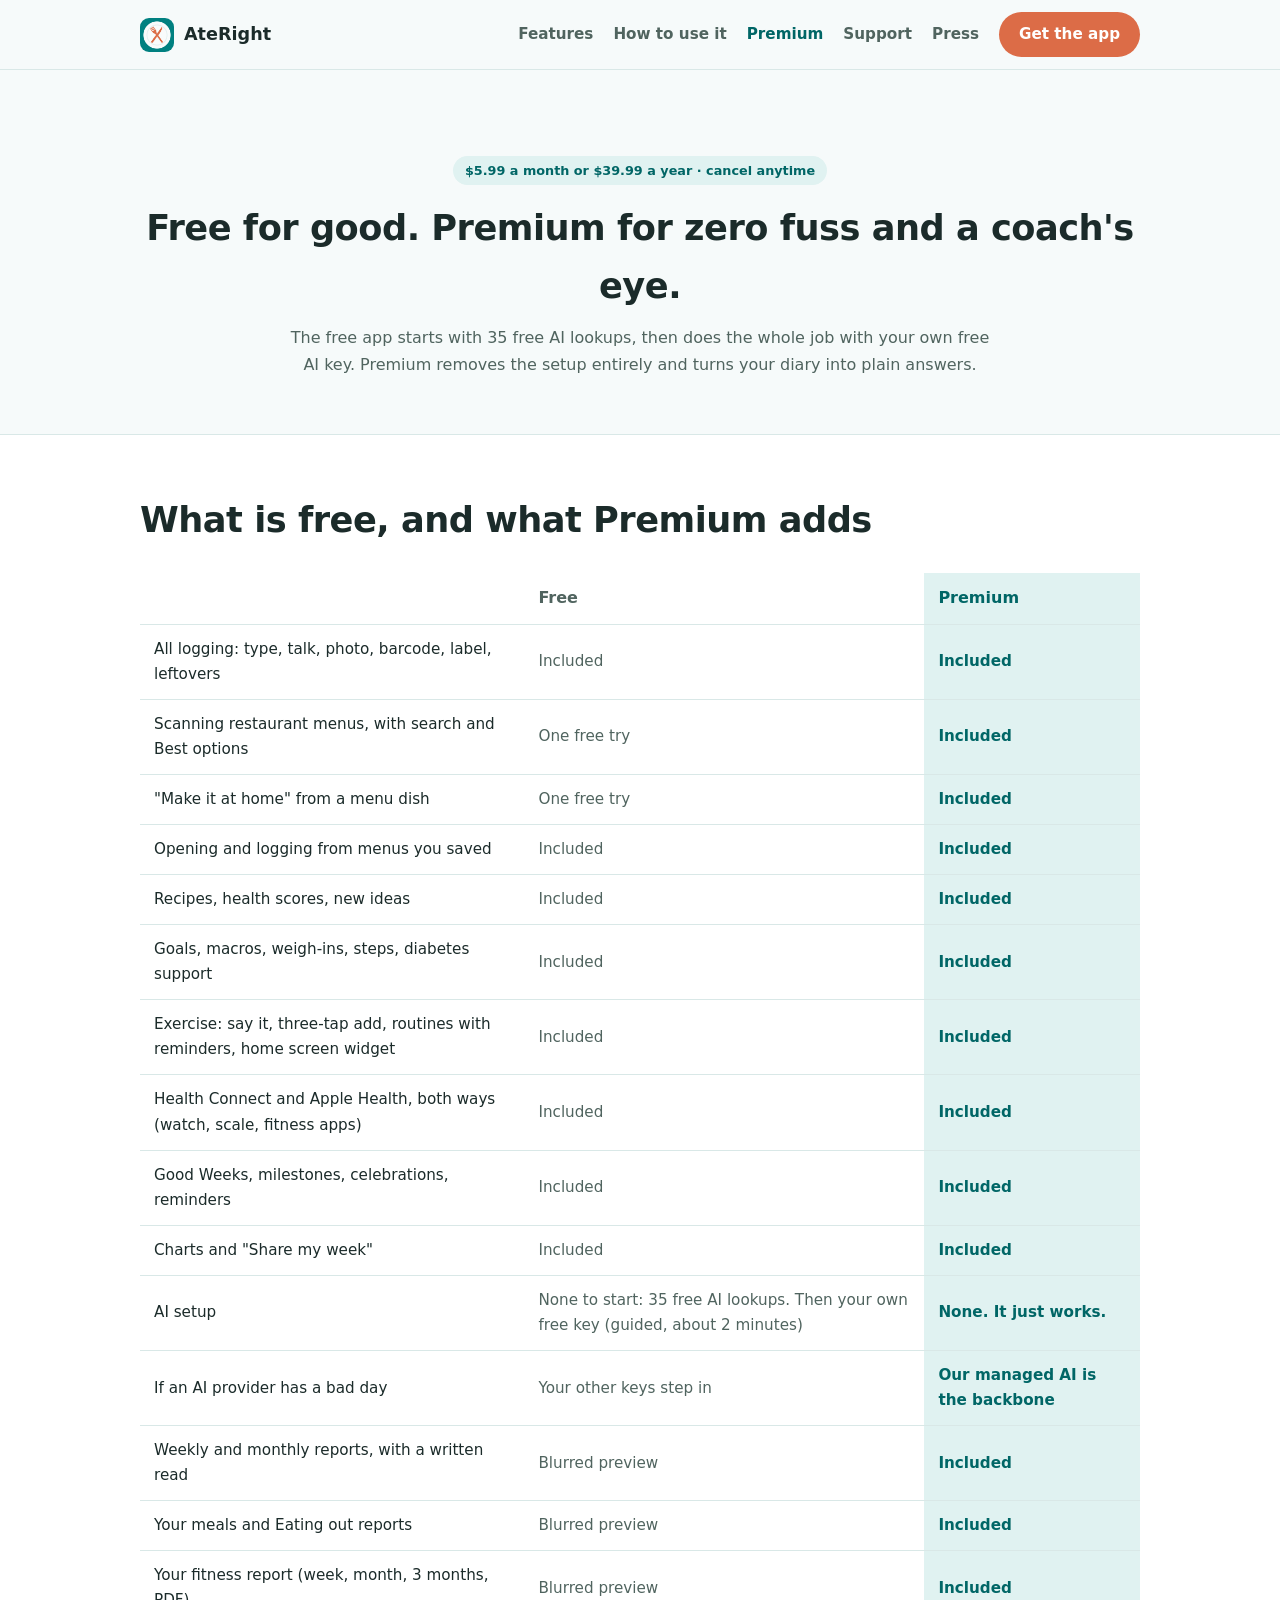
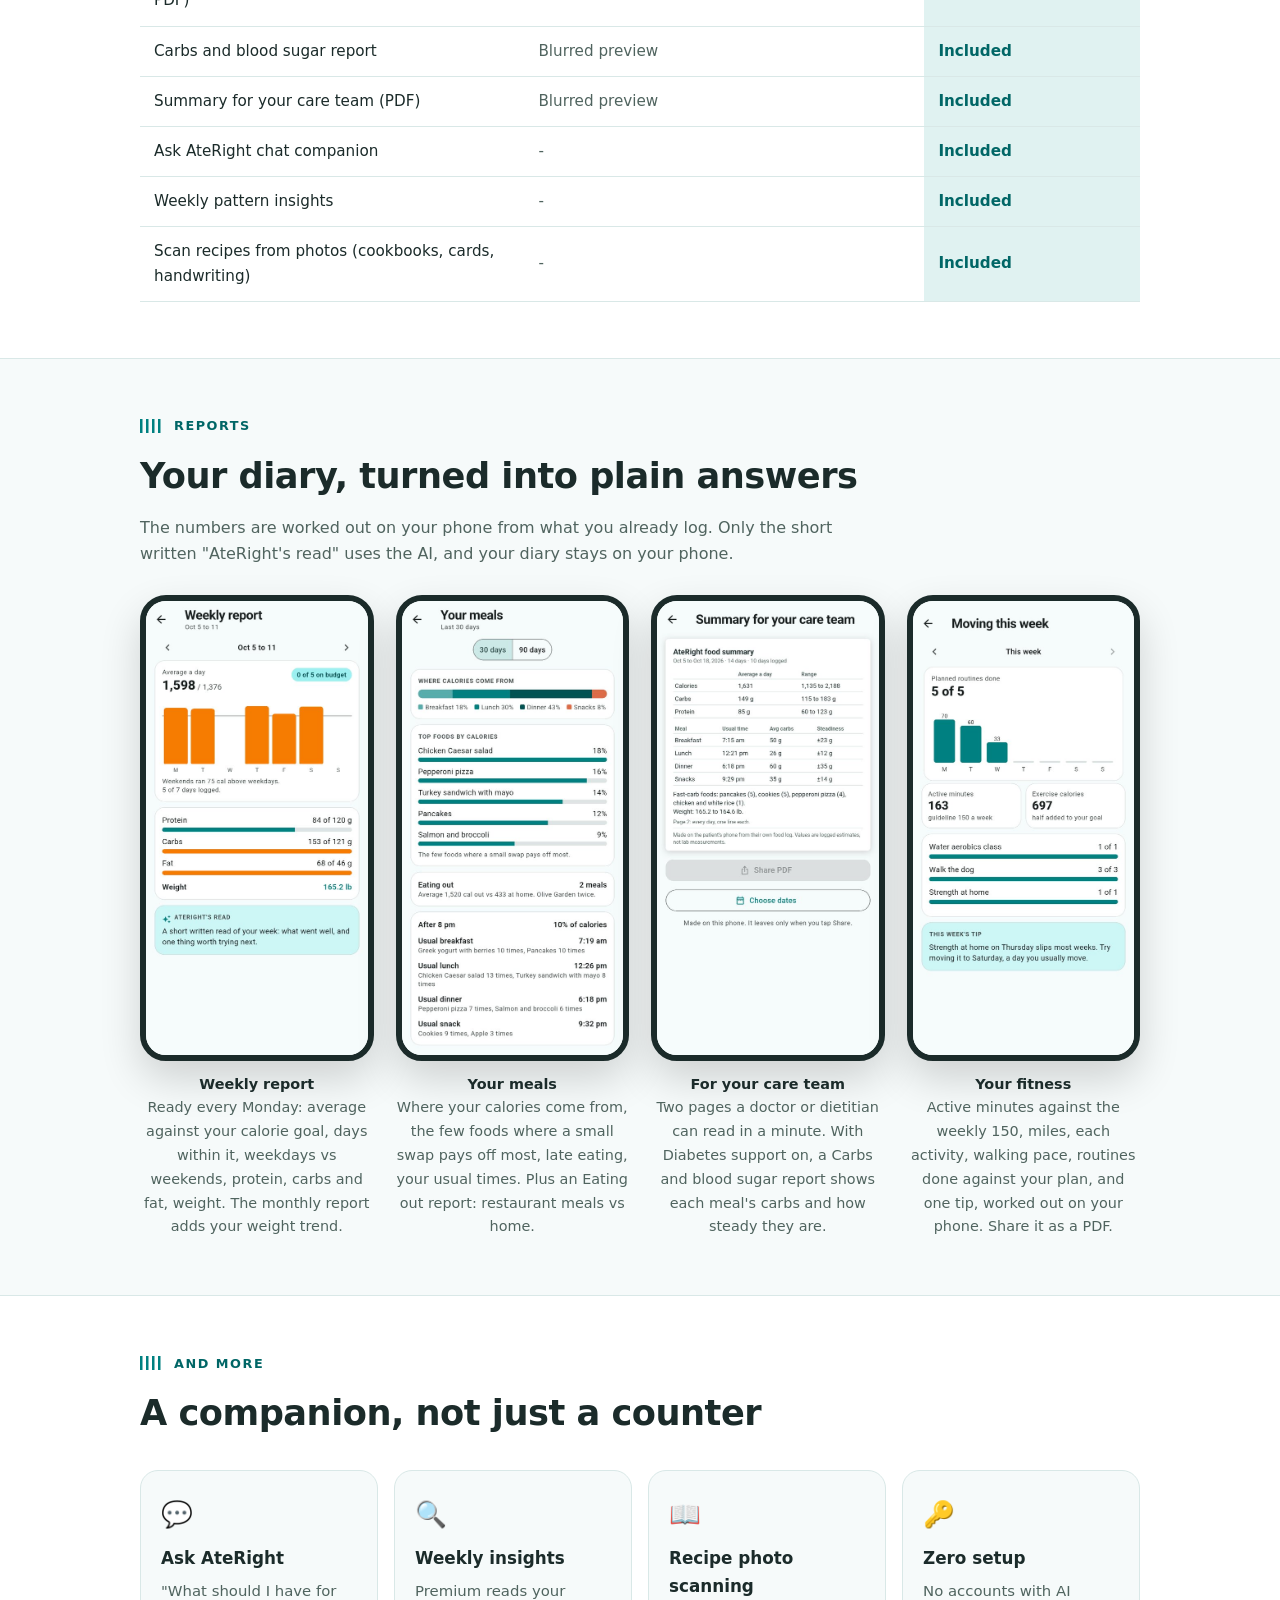
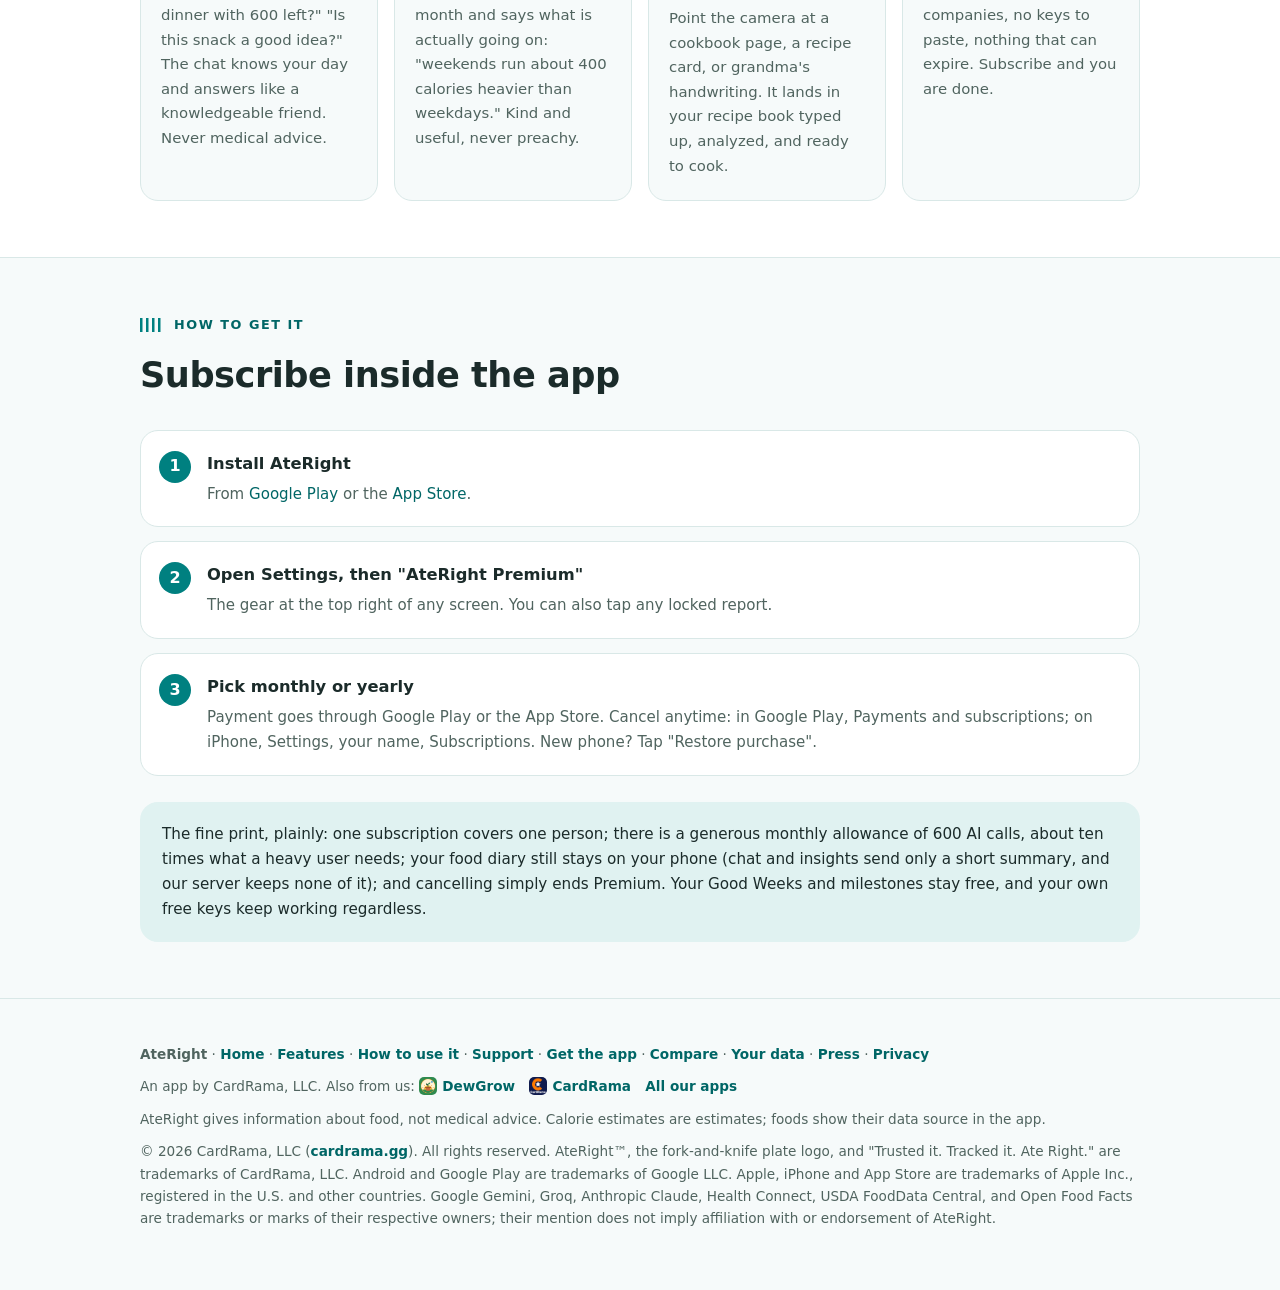
<file: premium.html>
<!doctype html>
<html lang="en">
<head>
<meta charset="utf-8">
<meta name="viewport" content="width=device-width, initial-scale=1">
<title>Premium - AteRight</title>
<meta name="description" content="AteRight Premium: managed AI with zero setup, weekly and monthly reports, meal and eating-out summaries, carb reports, a care-team PDF, the Ask AteRight chat, menu scanning, "Make it at home", and recipe photo scanning. $5.99 a month or $39.99 a year.">
<link rel="icon" href="icon.png">
<link rel="stylesheet" href="styles.css?v=20261105">
</head>
<body>

<nav><div class="nav-inner">
  <a class="brand" href="index.html"><img src="icon.png" alt="">AteRight</a>
  <div class="nav-links">
    <a href="features.html">Features</a>
    <a href="guide.html">How to use it</a>
    <a href="premium.html" class="active">Premium</a>
    <a href="support.html">Support</a>
    <a href="press.html">Press</a>
    <a class="btn" href="download.html">Get the app</a>
  </div>
</div></nav>

<section>
  <div class="wrap" style="text-align:center;padding-top:30px">
    <span class="pill">$5.99 a month or $39.99 a year · cancel anytime</span>
    <h2>Free for good. Premium for zero fuss and a coach's eye.</h2>
    <p class="sub" style="margin:10px auto 0">The free app starts with 35 free AI lookups, then does the whole job with your own free AI key. Premium removes the setup entirely and turns your diary into plain answers.</p>
  </div>
</section>

<section class="alt">
  <div class="wrap">
    <h2>What is free, and what Premium adds</h2>
    <table class="compare">
      <tr><th></th><th>Free</th><th>Premium</th></tr>
      <tr><td>All logging: type, talk, photo, barcode, label, leftovers</td><td>Included</td><td>Included</td></tr>
      <tr><td>Scanning restaurant menus, with search and Best options</td><td>One free try</td><td>Included</td></tr>
      <tr><td>"Make it at home" from a menu dish</td><td>One free try</td><td>Included</td></tr>
      <tr><td>Opening and logging from menus you saved</td><td>Included</td><td>Included</td></tr>
      <tr><td>Recipes, health scores, new ideas</td><td>Included</td><td>Included</td></tr>
      <tr><td>Goals, macros, weigh-ins, steps, diabetes support</td><td>Included</td><td>Included</td></tr>
      <tr><td>Exercise: say it, three-tap add, routines with reminders, home screen widget</td><td>Included</td><td>Included</td></tr>
      <tr><td>Health Connect and Apple Health, both ways (watch, scale, fitness apps)</td><td>Included</td><td>Included</td></tr>
      <tr><td>Good Weeks, milestones, celebrations, reminders</td><td>Included</td><td>Included</td></tr>
      <tr><td>Charts and "Share my week"</td><td>Included</td><td>Included</td></tr>
      <tr><td>AI setup</td><td>None to start: 35 free AI lookups. Then your own free key (guided, about 2 minutes)</td><td>None. It just works.</td></tr>
      <tr><td>If an AI provider has a bad day</td><td>Your other keys step in</td><td>Our managed AI is the backbone</td></tr>
      <tr><td>Weekly and monthly reports, with a written read</td><td>Blurred preview</td><td>Included</td></tr>
      <tr><td>Your meals and Eating out reports</td><td>Blurred preview</td><td>Included</td></tr>
      <tr><td>Your fitness report (week, month, 3 months, PDF)</td><td>Blurred preview</td><td>Included</td></tr>
      <tr><td>Carbs and blood sugar report</td><td>Blurred preview</td><td>Included</td></tr>
      <tr><td>Summary for your care team (PDF)</td><td>Blurred preview</td><td>Included</td></tr>
      <tr><td>Ask AteRight chat companion</td><td>-</td><td>Included</td></tr>
      <tr><td>Weekly pattern insights</td><td>-</td><td>Included</td></tr>
      <tr><td>Scan recipes from photos (cookbooks, cards, handwriting)</td><td>-</td><td>Included</td></tr>
    </table>
  </div>
</section>

<section>
  <div class="wrap">
    <div class="kicker">Reports</div>
    <h2>Your diary, turned into plain answers</h2>
    <p class="sub">The numbers are worked out on your phone from what you already log. Only the short written "AteRight's read" uses the AI, and your diary stays on your phone.</p>
    <div class="shots">
      <figure class="shot"><img src="img/weekly-report.jpg" alt="Weekly report"><figcaption><b>Weekly report</b>Ready every Monday: average against your calorie goal, days within it, weekdays vs weekends, protein, carbs and fat, weight. The monthly report adds your weight trend.</figcaption></figure>
      <figure class="shot"><img src="img/your-meals.jpg" alt="Your meals report"><figcaption><b>Your meals</b>Where your calories come from, the few foods where a small swap pays off most, late eating, your usual times. Plus an Eating out report: restaurant meals vs home.</figcaption></figure>
      <figure class="shot"><img src="img/care-team.jpg" alt="Care team summary"><figcaption><b>For your care team</b>Two pages a doctor or dietitian can read in a minute. With Diabetes support on, a Carbs and blood sugar report shows each meal's carbs and how steady they are.</figcaption></figure>
      <figure class="shot"><img src="img/moving-week.jpg" alt="Your fitness report"><figcaption><b>Your fitness</b>Active minutes against the weekly 150, miles, each activity, walking pace, routines done against your plan, and one tip, worked out on your phone. Share it as a PDF.</figcaption></figure>
    </div>
  </div>
</section>

<section class="alt">
  <div class="wrap">
    <div class="kicker">And more</div>
    <h2>A companion, not just a counter</h2>
    <div class="cards">
      <div class="card"><div class="emo">💬</div><h3>Ask AteRight</h3><p>"What should I have for dinner with 600 left?" "Is this snack a good idea?" The chat knows your day and answers like a knowledgeable friend. Never medical advice.</p></div>
      <div class="card"><div class="emo">🔍</div><h3>Weekly insights</h3><p>Premium reads your month and says what is actually going on: "weekends run about 400 calories heavier than weekdays." Kind and useful, never preachy.</p></div>
      <div class="card"><div class="emo">📖</div><h3>Recipe photo scanning</h3><p>Point the camera at a cookbook page, a recipe card, or grandma's handwriting. It lands in your recipe book typed up, analyzed, and ready to cook.</p></div>
      <div class="card"><div class="emo">🔑</div><h3>Zero setup</h3><p>No accounts with AI companies, no keys to paste, nothing that can expire. Subscribe and you are done.</p></div>
    </div>
  </div>
</section>

<section>
  <div class="wrap">
    <div class="kicker">How to get it</div>
    <h2>Subscribe inside the app</h2>
    <div class="steps">
      <div class="step"><h3>Install AteRight</h3><p>From <a href="https://play.google.com/store/apps/details?id=gg.cardrama.ateright">Google Play</a> or the <a href="https://apps.apple.com/us/app/ateright-ai-calorie-counter/id6823991998">App Store</a>.</p></div>
      <div class="step"><h3>Open Settings, then "AteRight Premium"</h3><p>The gear at the top right of any screen. You can also tap any locked report.</p></div>
      <div class="step"><h3>Pick monthly or yearly</h3><p>Payment goes through Google Play or the App Store. Cancel anytime: in Google Play, Payments and subscriptions; on iPhone, Settings, your name, Subscriptions. New phone? Tap "Restore purchase".</p></div>
    </div>
    <div class="callout">The fine print, plainly: one subscription covers one person; there is a generous monthly allowance of 600 AI calls, about ten times what a heavy user needs; your food diary still stays on your phone (chat and insights send only a short summary, and our server keeps none of it); and cancelling simply ends Premium. Your Good Weeks and milestones stay free, and your own free keys keep working regardless.</div>
  </div>
</section>

<footer><div class="wrap">
  <div><b>AteRight</b> · <a href="index.html">Home</a> · <a href="features.html">Features</a> · <a href="guide.html">How to use it</a> · <a href="support.html">Support</a> · <a href="download.html">Get the app</a> · <a href="compare.html">Compare</a> · <a href="your-data.html">Your data</a> · <a href="press.html">Press</a> · <a href="privacy.html">Privacy</a></div>
  <div class="family-line">An app by CardRama, LLC. Also from us: <a href="https://dewgrow.com/"><img src="img/apps/dewgrow.png" alt="">DewGrow</a> <a href="https://cardrama.gg/"><img src="img/apps/cardrama.png" alt="">CardRama</a> <a href="https://cardrama.gg/apps">All our apps</a></div>
  <div>AteRight gives information about food, not medical advice. Calorie estimates are estimates; foods show their data source in the app.</div>
  <div>© 2026 CardRama, LLC (<a href="https://cardrama.gg">cardrama.gg</a>). All rights reserved. AteRight™, the fork-and-knife plate logo, and "Trusted it. Tracked it. Ate Right." are trademarks of CardRama, LLC. Android and Google Play are trademarks of Google LLC. Apple, iPhone and App Store are trademarks of Apple Inc., registered in the U.S. and other countries. Google Gemini, Groq, Anthropic Claude, Health Connect, USDA FoodData Central, and Open Food Facts are trademarks or marks of their respective owners; their mention does not imply affiliation with or endorsement of AteRight.</div>
</div></footer>

</body>
</html>
</file>
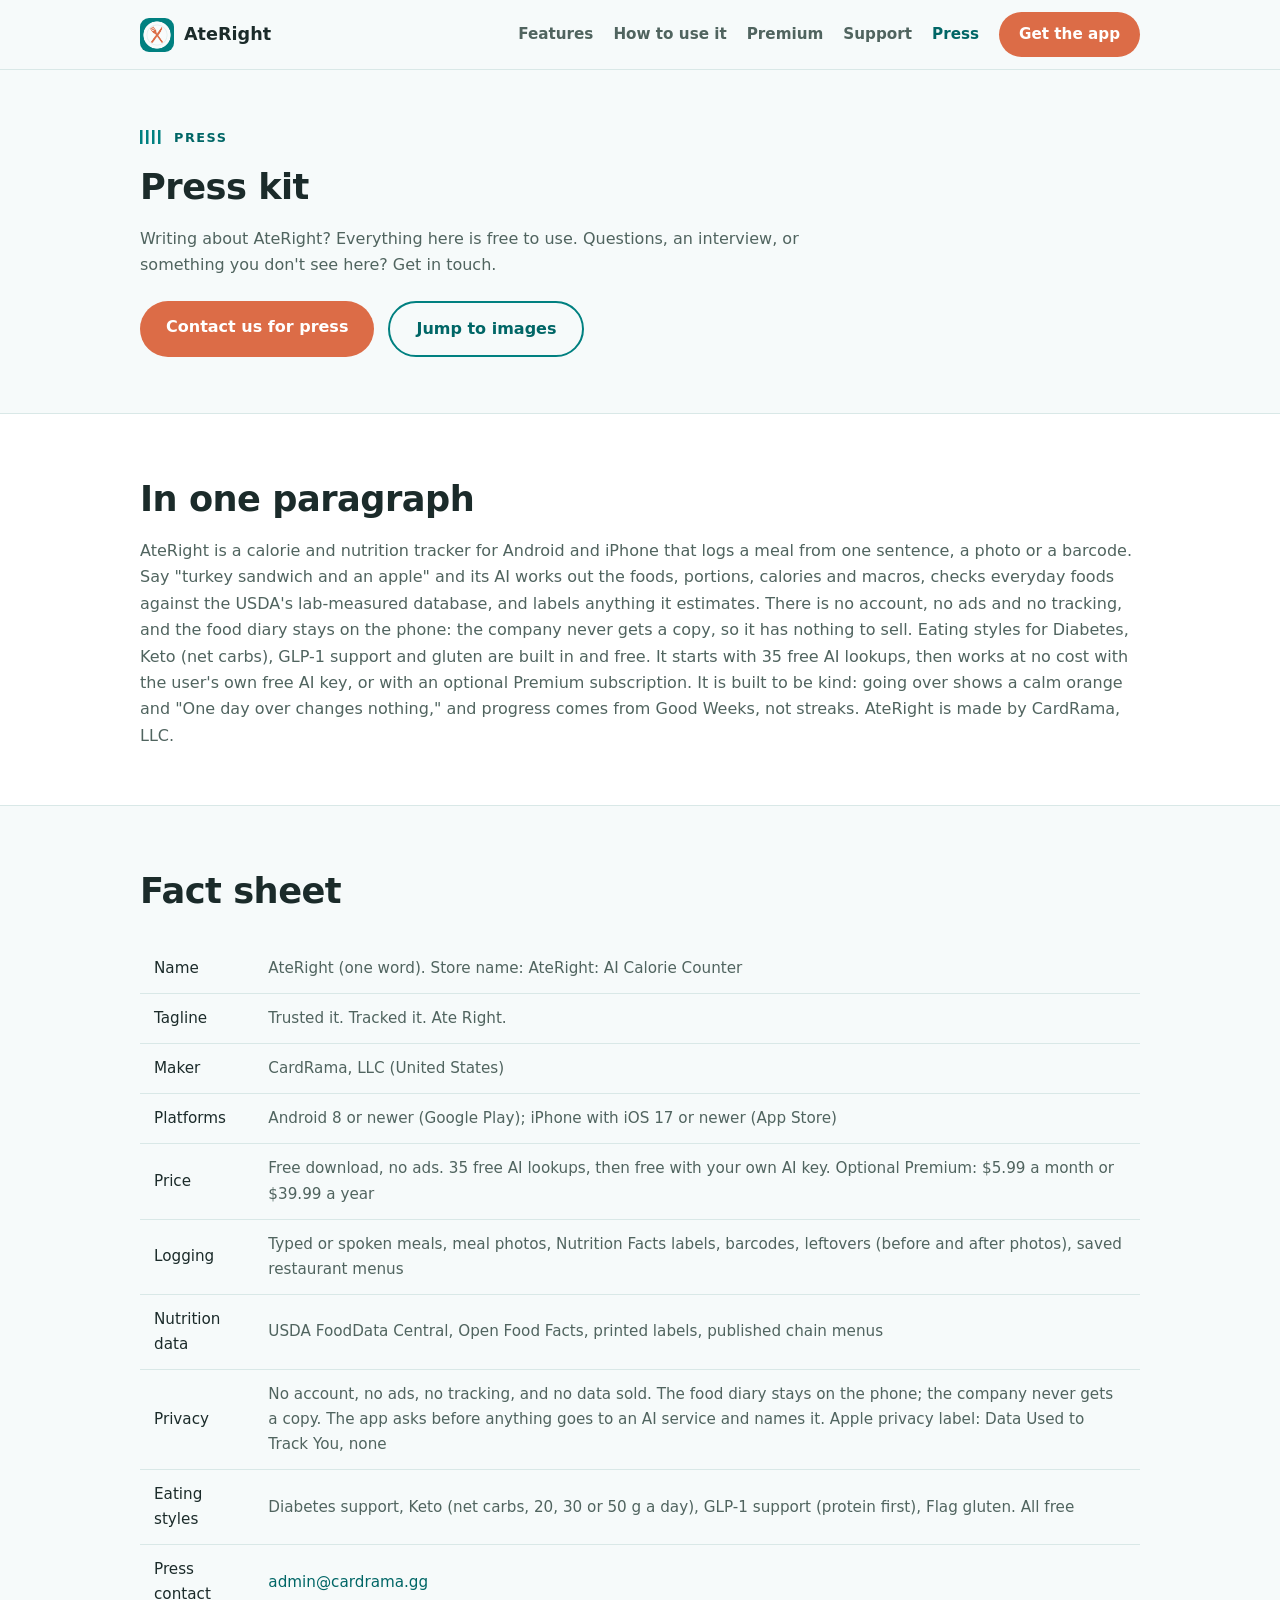
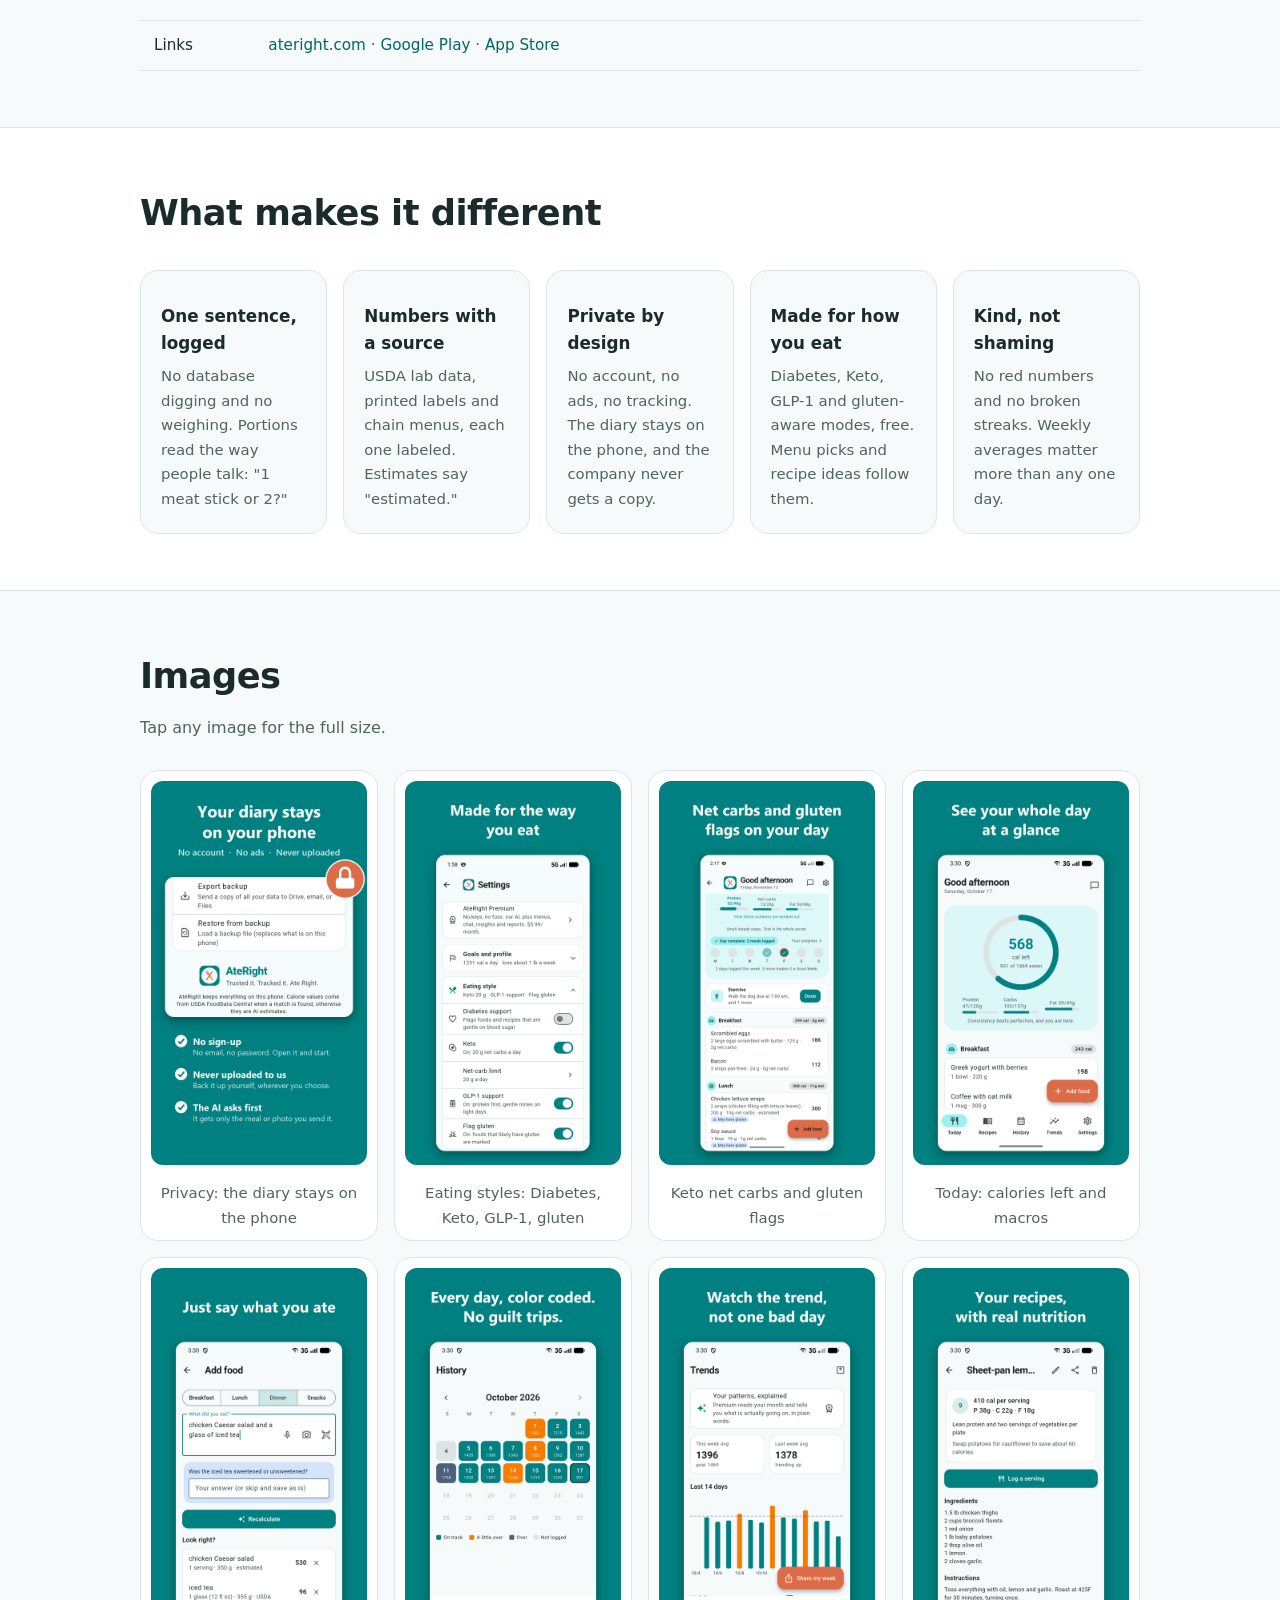
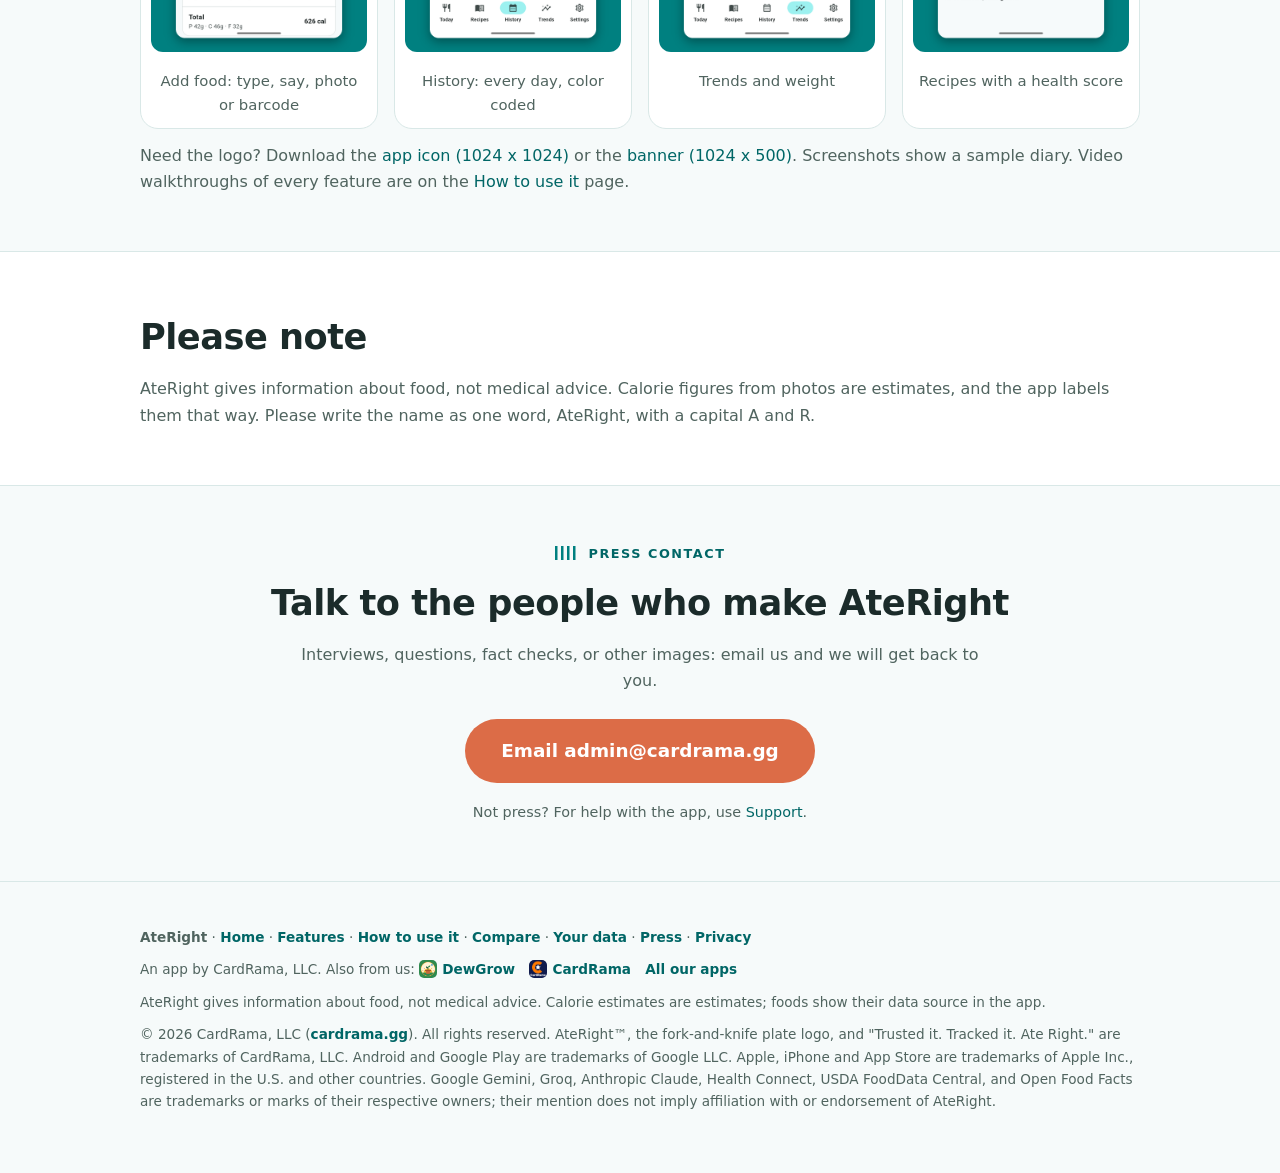
<file: press.html>
<!doctype html>
<html lang="en">
<head>
<meta charset="utf-8">
<meta name="viewport" content="width=device-width, initial-scale=1">
<title>Press kit | AteRight</title>
<meta name="description" content="AteRight press kit: a one-paragraph description, fact sheet, app icon, banner and screenshots, free to use.">
<link rel="icon" href="icon.png">
<link rel="stylesheet" href="styles.css?v=20261105">
</head>
<body>

<nav><div class="nav-inner">
  <a class="brand" href="index.html"><img src="icon.png" alt="">AteRight</a>
  <div class="nav-links">
    <a href="features.html">Features</a>
    <a href="guide.html">How to use it</a>
    <a href="premium.html">Premium</a>
    <a href="support.html">Support</a>
    <a href="press.html" class="active">Press</a>
    <a class="btn" href="download.html">Get the app</a>
  </div>
</div></nav>

<section>
  <div class="wrap">
    <div class="kicker">Press</div>
    <h2>Press kit</h2>
    <p class="sub">Writing about AteRight? Everything here is free to use. Questions, an interview, or something you don't see here? Get in touch.</p>
    <div style="display:flex;gap:14px;flex-wrap:wrap;margin-top:22px"><a class="btn" href="mailto:admin@cardrama.gg?subject=AteRight%20press">Contact us for press</a><a class="btn ghost" href="#images">Jump to images</a></div>
  </div>
</section>

<section class="alt">
  <div class="wrap">
    <h2>In one paragraph</h2>
    <p class="sub" style="max-width:none">AteRight is a calorie and nutrition tracker for Android and iPhone that logs a meal from one sentence, a photo or a barcode. Say "turkey sandwich and an apple" and its AI works out the foods, portions, calories and macros, checks everyday foods against the USDA's lab-measured database, and labels anything it estimates. There is no account, no ads and no tracking, and the food diary stays on the phone: the company never gets a copy, so it has nothing to sell. Eating styles for Diabetes, Keto (net carbs), GLP-1 support and gluten are built in and free. It starts with 35 free AI lookups, then works at no cost with the user's own free AI key, or with an optional Premium subscription. It is built to be kind: going over shows a calm orange and "One day over changes nothing," and progress comes from Good Weeks, not streaks. AteRight is made by CardRama, LLC.</p>
  </div>
</section>

<section>
  <div class="wrap">
    <h2>Fact sheet</h2>
    <table class="compare">
      <tr><td>Name</td><td>AteRight (one word). Store name: AteRight: AI Calorie Counter</td></tr>
      <tr><td>Tagline</td><td>Trusted it. Tracked it. Ate Right.</td></tr>
      <tr><td>Maker</td><td>CardRama, LLC (United States)</td></tr>
      <tr><td>Platforms</td><td>Android 8 or newer (Google Play); iPhone with iOS 17 or newer (App Store)</td></tr>
      <tr><td>Price</td><td>Free download, no ads. 35 free AI lookups, then free with your own AI key. Optional Premium: $5.99 a month or $39.99 a year</td></tr>
      <tr><td>Logging</td><td>Typed or spoken meals, meal photos, Nutrition Facts labels, barcodes, leftovers (before and after photos), saved restaurant menus</td></tr>
      <tr><td>Nutrition data</td><td>USDA FoodData Central, Open Food Facts, printed labels, published chain menus</td></tr>
      <tr><td>Privacy</td><td>No account, no ads, no tracking, and no data sold. The food diary stays on the phone; the company never gets a copy. The app asks before anything goes to an AI service and names it. Apple privacy label: Data Used to Track You, none</td></tr>
      <tr><td>Eating styles</td><td>Diabetes support, Keto (net carbs, 20, 30 or 50 g a day), GLP-1 support (protein first), Flag gluten. All free</td></tr>
      <tr><td>Press contact</td><td><a href="mailto:admin@cardrama.gg?subject=AteRight%20press">admin@cardrama.gg</a></td></tr>
      <tr><td>Links</td><td><a href="https://ateright.com">ateright.com</a> · <a href="https://play.google.com/store/apps/details?id=gg.cardrama.ateright">Google Play</a> · <a href="https://apps.apple.com/us/app/ateright-ai-calorie-counter/id6823991998">App Store</a></td></tr>
    </table>
  </div>
</section>

<section class="alt">
  <div class="wrap">
    <h2>What makes it different</h2>
    <div class="cards" style="grid-template-columns:repeat(auto-fit,minmax(180px,1fr))">
      <div class="card"><h3>One sentence, logged</h3><p>No database digging and no weighing. Portions read the way people talk: "1 meat stick or 2?"</p></div>
      <div class="card"><h3>Numbers with a source</h3><p>USDA lab data, printed labels and chain menus, each one labeled. Estimates say "estimated."</p></div>
      <div class="card"><h3>Private by design</h3><p>No account, no ads, no tracking. The diary stays on the phone, and the company never gets a copy.</p></div>
      <div class="card"><h3>Made for how you eat</h3><p>Diabetes, Keto, GLP-1 and gluten-aware modes, free. Menu picks and recipe ideas follow them.</p></div>
      <div class="card"><h3>Kind, not shaming</h3><p>No red numbers and no broken streaks. Weekly averages matter more than any one day.</p></div>
    </div>
  </div>
</section>

<section id="images">
  <div class="wrap">
    <h2>Images</h2>
    <p class="sub">Tap any image for the full size.</p>
    <div class="cards">
      <a class="card" href="press/ateright-00_privacy.png" style="padding:10px;text-align:center"><img src="press/ateright-00_privacy.png" alt="Privacy: the diary stays on the phone" loading="lazy" style="width:100%;border-radius:12px"><p style="margin-top:8px">Privacy: the diary stays on the phone</p></a>
      <a class="card" href="press/ateright-08_eating_style.png" style="padding:10px;text-align:center"><img src="press/ateright-08_eating_style.png" alt="Eating styles: Diabetes, Keto, GLP-1, gluten" loading="lazy" style="width:100%;border-radius:12px"><p style="margin-top:8px">Eating styles: Diabetes, Keto, GLP-1, gluten</p></a>
      <a class="card" href="press/ateright-09_keto_day.png" style="padding:10px;text-align:center"><img src="press/ateright-09_keto_day.png" alt="Keto net carbs and gluten flags" loading="lazy" style="width:100%;border-radius:12px"><p style="margin-top:8px">Keto net carbs and gluten flags</p></a>
      <a class="card" href="press/ateright-01_today.png" style="padding:10px;text-align:center"><img src="press/ateright-01_today.png" alt="Today: calories left and macros" loading="lazy" style="width:100%;border-radius:12px"><p style="margin-top:8px">Today: calories left and macros</p></a>
      <a class="card" href="press/ateright-02_add.png" style="padding:10px;text-align:center"><img src="press/ateright-02_add.png" alt="Add food: type, say, photo or barcode" loading="lazy" style="width:100%;border-radius:12px"><p style="margin-top:8px">Add food: type, say, photo or barcode</p></a>
      <a class="card" href="press/ateright-03_history.png" style="padding:10px;text-align:center"><img src="press/ateright-03_history.png" alt="History: every day, color coded" loading="lazy" style="width:100%;border-radius:12px"><p style="margin-top:8px">History: every day, color coded</p></a>
      <a class="card" href="press/ateright-04_trends.png" style="padding:10px;text-align:center"><img src="press/ateright-04_trends.png" alt="Trends and weight" loading="lazy" style="width:100%;border-radius:12px"><p style="margin-top:8px">Trends and weight</p></a>
      <a class="card" href="press/ateright-06_recipe.png" style="padding:10px;text-align:center"><img src="press/ateright-06_recipe.png" alt="Recipes with a health score" loading="lazy" style="width:100%;border-radius:12px"><p style="margin-top:8px">Recipes with a health score</p></a>
    </div>
    <p class="fine" style="margin-top:14px;color:var(--ink-soft)">Need the logo? Download the <a href="press/ateright-icon-1024.png">app icon (1024 x 1024)</a> or the <a href="press/ateright-feature-1024x500.png">banner (1024 x 500)</a>. Screenshots show a sample diary. Video walkthroughs of every feature are on the <a href="guide.html#videos">How to use it</a> page.</p>
  </div>
</section>

<section class="alt">
  <div class="wrap">
    <h2>Please note</h2>
    <p class="sub" style="max-width:none">AteRight gives information about food, not medical advice. Calorie figures from photos are estimates, and the app labels them that way. Please write the name as one word, AteRight, with a capital A and R.</p>
  </div>
</section>

<section>
  <div class="wrap" style="text-align:center">
    <div class="kicker" style="justify-content:center">Press contact</div>
    <h2>Talk to the people who make AteRight</h2>
    <p class="sub" style="margin:10px auto 24px">Interviews, questions, fact checks, or other images: email us and we will get back to you.</p>
    <a class="btn big" href="mailto:admin@cardrama.gg?subject=AteRight%20press">Email admin@cardrama.gg</a>
    <p class="sub" style="margin:18px auto 0;font-size:.9rem">Not press? For help with the app, use <a href="support.html">Support</a>.</p>
  </div>
</section>

<footer><div class="wrap">
  <div><b>AteRight</b> · <a href="index.html">Home</a> · <a href="features.html">Features</a> · <a href="guide.html">How to use it</a> · <a href="compare.html">Compare</a> · <a href="your-data.html">Your data</a> · <a href="press.html">Press</a> · <a href="privacy.html">Privacy</a></div>
  <div class="family-line">An app by CardRama, LLC. Also from us: <a href="https://dewgrow.com/"><img src="img/apps/dewgrow.png" alt="">DewGrow</a> <a href="https://cardrama.gg/"><img src="img/apps/cardrama.png" alt="">CardRama</a> <a href="https://cardrama.gg/apps">All our apps</a></div>
  <div>AteRight gives information about food, not medical advice. Calorie estimates are estimates; foods show their data source in the app.</div>
  <div>© 2026 CardRama, LLC (<a href="https://cardrama.gg">cardrama.gg</a>). All rights reserved. AteRight™, the fork-and-knife plate logo, and "Trusted it. Tracked it. Ate Right." are trademarks of CardRama, LLC. Android and Google Play are trademarks of Google LLC. Apple, iPhone and App Store are trademarks of Apple Inc., registered in the U.S. and other countries. Google Gemini, Groq, Anthropic Claude, Health Connect, USDA FoodData Central, and Open Food Facts are trademarks or marks of their respective owners; their mention does not imply affiliation with or endorsement of AteRight.</div>
</div></footer>

</body>
</html>
</file>
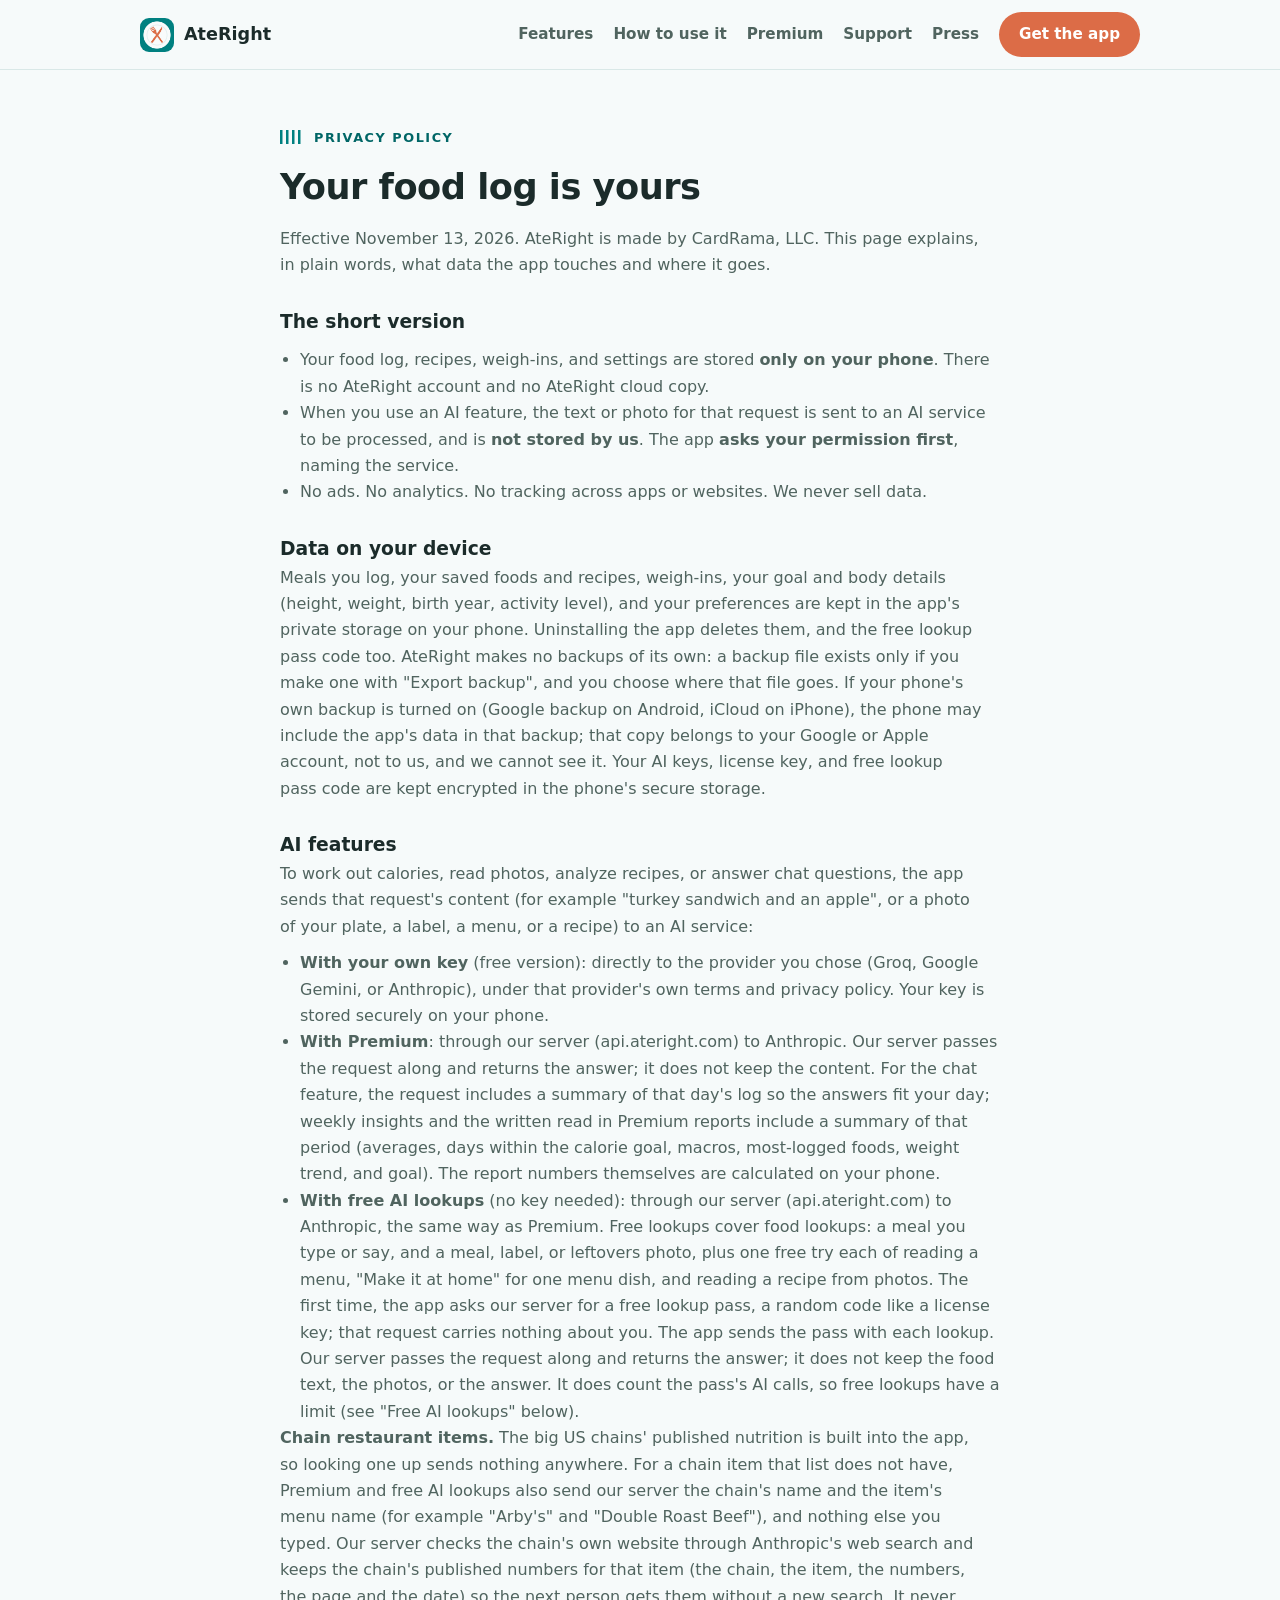
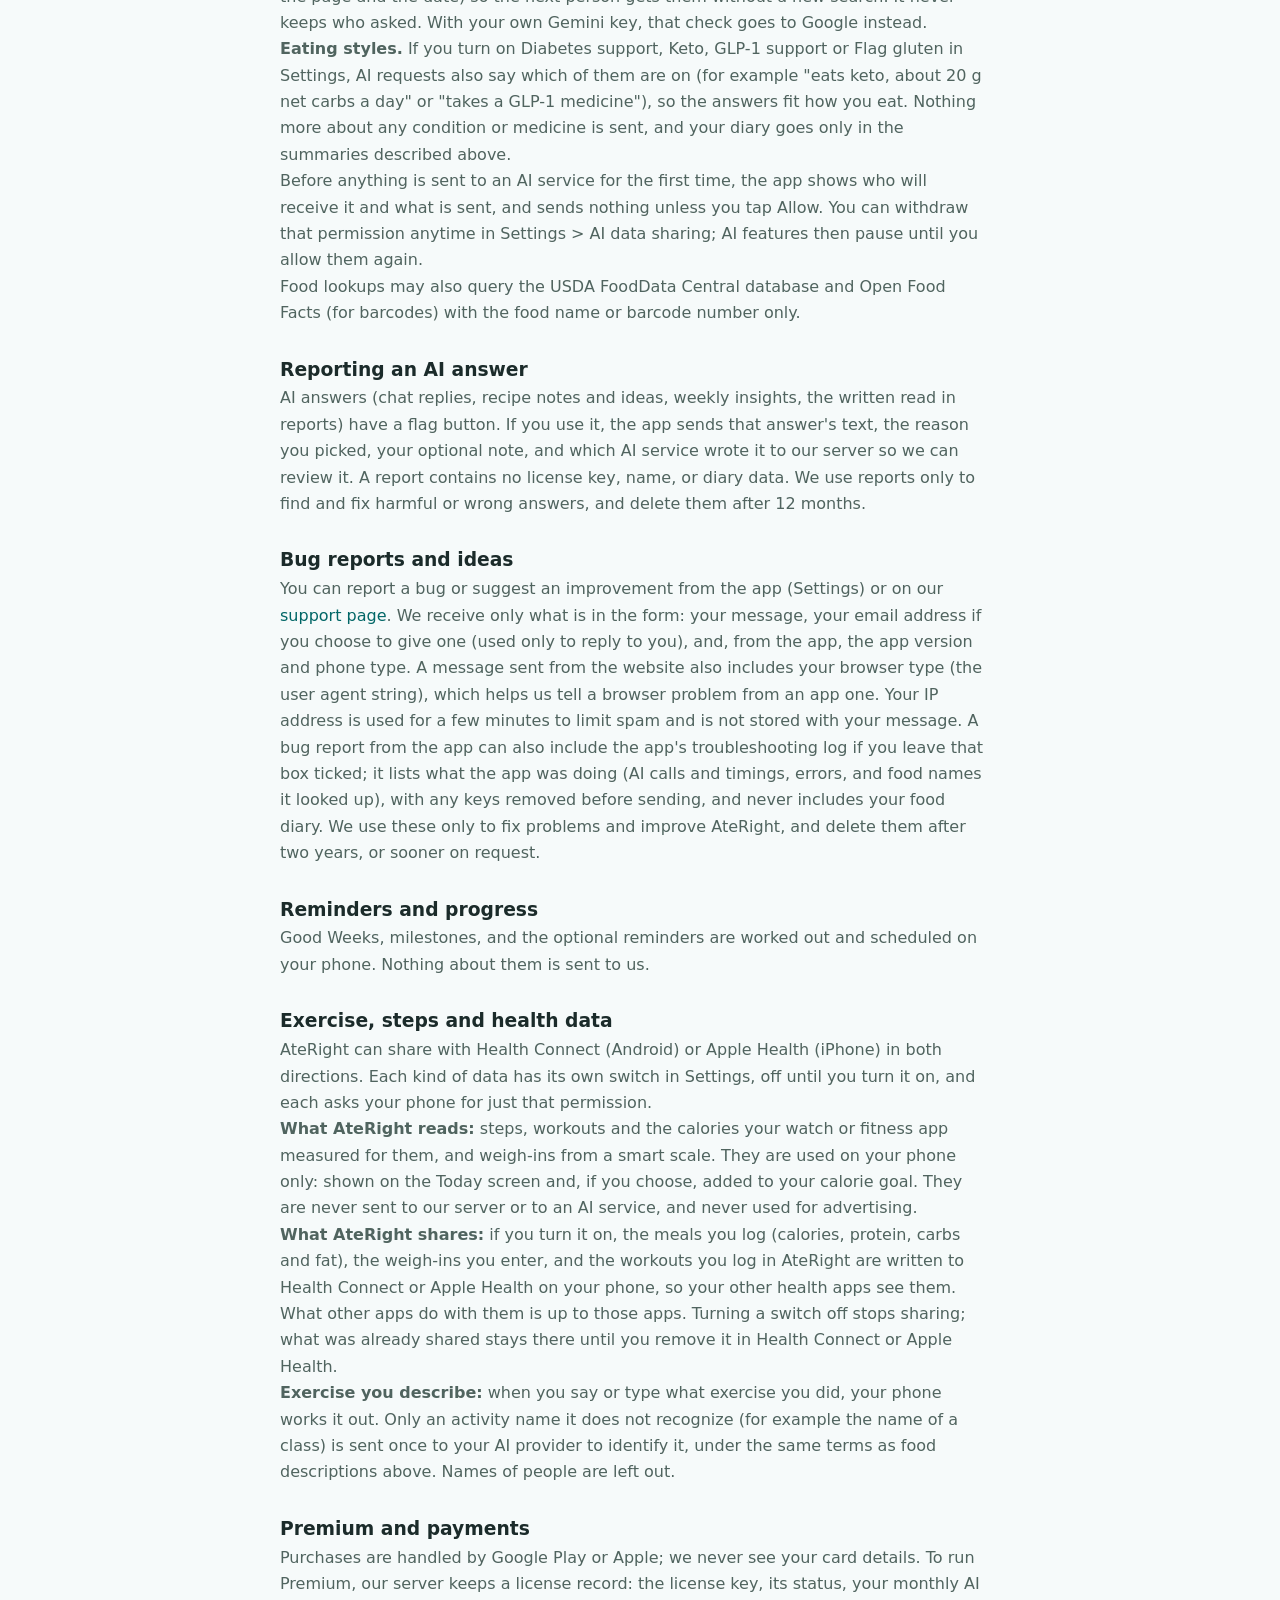
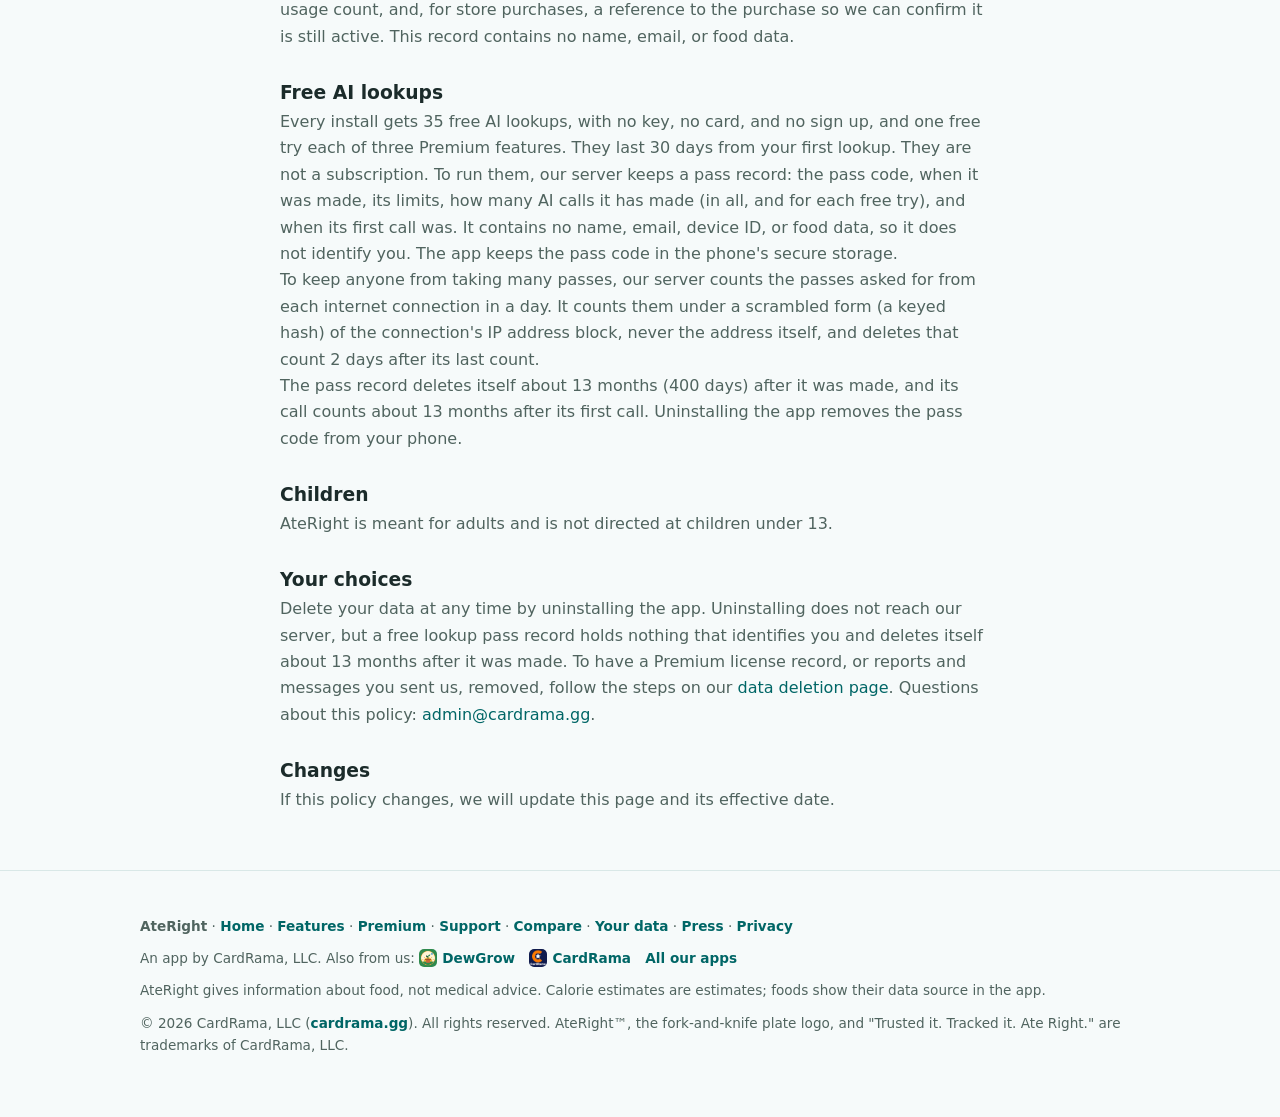
<file: privacy.html>
<!doctype html>
<html lang="en">
<head>
<meta charset="utf-8">
<meta name="viewport" content="width=device-width, initial-scale=1">
<title>Privacy - AteRight</title>
<meta name="description" content="How AteRight handles your data: your food log stays on your phone, AI requests are processed and not stored, and there are no ads or trackers.">
<link rel="icon" href="icon.png">
<link rel="stylesheet" href="styles.css?v=20261105">
</head>
<body>

<nav><div class="nav-inner">
  <a class="brand" href="index.html"><img src="icon.png" alt="">AteRight</a>
  <div class="nav-links">
    <a href="features.html">Features</a>
    <a href="guide.html">How to use it</a>
    <a href="premium.html">Premium</a>
    <a href="support.html">Support</a>
    <a href="press.html">Press</a>
    <a class="btn" href="download.html">Get the app</a>
  </div>
</div></nav>

<section>
  <div class="wrap" style="max-width:760px">
    <div class="kicker">Privacy policy</div>
    <h2>Your food log is yours</h2>
    <p class="sub">Effective November 13, 2026. AteRight is made by CardRama, LLC. This page explains, in plain words, what data the app touches and where it goes.</p>

    <h3 style="margin-top:28px">The short version</h3>
    <ul style="margin:10px 0 0 20px;color:var(--ink-soft)">
      <li>Your food log, recipes, weigh-ins, and settings are stored <b>only on your phone</b>. There is no AteRight account and no AteRight cloud copy.</li>
      <li>When you use an AI feature, the text or photo for that request is sent to an AI service to be processed, and is <b>not stored by us</b>. The app <b>asks your permission first</b>, naming the service.</li>
      <li>No ads. No analytics. No tracking across apps or websites. We never sell data.</li>
    </ul>

    <h3 style="margin-top:28px">Data on your device</h3>
    <p class="sub">Meals you log, your saved foods and recipes, weigh-ins, your goal and body details (height, weight, birth year, activity level), and your preferences are kept in the app's private storage on your phone. Uninstalling the app deletes them, and the free lookup pass code too. AteRight makes no backups of its own: a backup file exists only if you make one with "Export backup", and you choose where that file goes. If your phone's own backup is turned on (Google backup on Android, iCloud on iPhone), the phone may include the app's data in that backup; that copy belongs to your Google or Apple account, not to us, and we cannot see it. Your AI keys, license key, and free lookup pass code are kept encrypted in the phone's secure storage.</p>

    <h3 style="margin-top:28px">AI features</h3>
    <p class="sub">To work out calories, read photos, analyze recipes, or answer chat questions, the app sends that request's content (for example "turkey sandwich and an apple", or a photo of your plate, a label, a menu, or a recipe) to an AI service:</p>
    <ul style="margin:10px 0 0 20px;color:var(--ink-soft)">
      <li><b>With your own key</b> (free version): directly to the provider you chose (Groq, Google Gemini, or Anthropic), under that provider's own terms and privacy policy. Your key is stored securely on your phone.</li>
      <li><b>With Premium</b>: through our server (api.ateright.com) to Anthropic. Our server passes the request along and returns the answer; it does not keep the content. For the chat feature, the request includes a summary of that day's log so the answers fit your day; weekly insights and the written read in Premium reports include a summary of that period (averages, days within the calorie goal, macros, most-logged foods, weight trend, and goal). The report numbers themselves are calculated on your phone.</li>
      <li><b>With free AI lookups</b> (no key needed): through our server (api.ateright.com) to Anthropic, the same way as Premium. Free lookups cover food lookups: a meal you type or say, and a meal, label, or leftovers photo, plus one free try each of reading a menu, "Make it at home" for one menu dish, and reading a recipe from photos. The first time, the app asks our server for a free lookup pass, a random code like a license key; that request carries nothing about you. The app sends the pass with each lookup. Our server passes the request along and returns the answer; it does not keep the food text, the photos, or the answer. It does count the pass's AI calls, so free lookups have a limit (see "Free AI lookups" below).</li>
    </ul>
    <p class="sub"><b>Chain restaurant items.</b> The big US chains' published nutrition is built into the app, so looking one up sends nothing anywhere. For a chain item that list does not have, Premium and free AI lookups also send our server the chain's name and the item's menu name (for example "Arby's" and "Double Roast Beef"), and nothing else you typed. Our server checks the chain's own website through Anthropic's web search and keeps the chain's published numbers for that item (the chain, the item, the numbers, the page and the date) so the next person gets them without a new search. It never keeps who asked. With your own Gemini key, that check goes to Google instead.</p>
    <p class="sub"><b>Eating styles.</b> If you turn on Diabetes support, Keto, GLP-1 support or Flag gluten in Settings, AI requests also say which of them are on (for example "eats keto, about 20 g net carbs a day" or "takes a GLP-1 medicine"), so the answers fit how you eat. Nothing more about any condition or medicine is sent, and your diary goes only in the summaries described above.</p>
    <p class="sub">Before anything is sent to an AI service for the first time, the app shows who will receive it and what is sent, and sends nothing unless you tap Allow. You can withdraw that permission anytime in Settings &gt; AI data sharing; AI features then pause until you allow them again.</p>
    <p class="sub">Food lookups may also query the USDA FoodData Central database and Open Food Facts (for barcodes) with the food name or barcode number only.</p>

    <h3 style="margin-top:28px">Reporting an AI answer</h3>
    <p class="sub">AI answers (chat replies, recipe notes and ideas, weekly insights, the written read in reports) have a flag button. If you use it, the app sends that answer's text, the reason you picked, your optional note, and which AI service wrote it to our server so we can review it. A report contains no license key, name, or diary data. We use reports only to find and fix harmful or wrong answers, and delete them after 12 months.</p>

    <h3 style="margin-top:28px">Bug reports and ideas</h3>
    <p class="sub">You can report a bug or suggest an improvement from the app (Settings) or on our <a href="support.html">support page</a>. We receive only what is in the form: your message, your email address if you choose to give one (used only to reply to you), and, from the app, the app version and phone type. A message sent from the website also includes your browser type (the user agent string), which helps us tell a browser problem from an app one. Your IP address is used for a few minutes to limit spam and is not stored with your message. A bug report from the app can also include the app's troubleshooting log if you leave that box ticked; it lists what the app was doing (AI calls and timings, errors, and food names it looked up), with any keys removed before sending, and never includes your food diary. We use these only to fix problems and improve AteRight, and delete them after two years, or sooner on request.</p>

    <h3 style="margin-top:28px">Reminders and progress</h3>
    <p class="sub">Good Weeks, milestones, and the optional reminders are worked out and scheduled on your phone. Nothing about them is sent to us.</p>

    <h3 style="margin-top:28px">Exercise, steps and health data</h3>
    <p class="sub">AteRight can share with Health Connect (Android) or Apple Health (iPhone) in both directions. Each kind of data has its own switch in Settings, off until you turn it on, and each asks your phone for just that permission.</p>
    <p class="sub"><b>What AteRight reads:</b> steps, workouts and the calories your watch or fitness app measured for them, and weigh-ins from a smart scale. They are used on your phone only: shown on the Today screen and, if you choose, added to your calorie goal. They are never sent to our server or to an AI service, and never used for advertising.</p>
    <p class="sub"><b>What AteRight shares:</b> if you turn it on, the meals you log (calories, protein, carbs and fat), the weigh-ins you enter, and the workouts you log in AteRight are written to Health Connect or Apple Health on your phone, so your other health apps see them. What other apps do with them is up to those apps. Turning a switch off stops sharing; what was already shared stays there until you remove it in Health Connect or Apple Health.</p>
    <p class="sub"><b>Exercise you describe:</b> when you say or type what exercise you did, your phone works it out. Only an activity name it does not recognize (for example the name of a class) is sent once to your AI provider to identify it, under the same terms as food descriptions above. Names of people are left out.</p>

    <h3 style="margin-top:28px">Premium and payments</h3>
    <p class="sub">Purchases are handled by Google Play or Apple; we never see your card details. To run Premium, our server keeps a license record: the license key, its status, your monthly AI usage count, and, for store purchases, a reference to the purchase so we can confirm it is still active. This record contains no name, email, or food data.</p>

    <h3 style="margin-top:28px">Free AI lookups</h3>
    <p class="sub">Every install gets 35 free AI lookups, with no key, no card, and no sign up, and one free try each of three Premium features. They last 30 days from your first lookup. They are not a subscription. To run them, our server keeps a pass record: the pass code, when it was made, its limits, how many AI calls it has made (in all, and for each free try), and when its first call was. It contains no name, email, device ID, or food data, so it does not identify you. The app keeps the pass code in the phone's secure storage.</p>
    <p class="sub">To keep anyone from taking many passes, our server counts the passes asked for from each internet connection in a day. It counts them under a scrambled form (a keyed hash) of the connection's IP address block, never the address itself, and deletes that count 2 days after its last count.</p>
    <p class="sub">The pass record deletes itself about 13 months (400 days) after it was made, and its call counts about 13 months after its first call. Uninstalling the app removes the pass code from your phone.</p>

    <h3 style="margin-top:28px">Children</h3>
    <p class="sub">AteRight is meant for adults and is not directed at children under 13.</p>

    <h3 style="margin-top:28px">Your choices</h3>
    <p class="sub">Delete your data at any time by uninstalling the app. Uninstalling does not reach our server, but a free lookup pass record holds nothing that identifies you and deletes itself about 13 months after it was made. To have a Premium license record, or reports and messages you sent us, removed, follow the steps on our <a href="delete-data.html">data deletion page</a>. Questions about this policy: <a href="mailto:admin@cardrama.gg">admin@cardrama.gg</a>.</p>

    <h3 style="margin-top:28px">Changes</h3>
    <p class="sub">If this policy changes, we will update this page and its effective date.</p>
  </div>
</section>

<footer><div class="wrap">
  <div><b>AteRight</b> · <a href="index.html">Home</a> · <a href="features.html">Features</a> · <a href="premium.html">Premium</a> · <a href="support.html">Support</a> · <a href="compare.html">Compare</a> · <a href="your-data.html">Your data</a> · <a href="press.html">Press</a> · <a href="privacy.html">Privacy</a></div>
  <div class="family-line">An app by CardRama, LLC. Also from us: <a href="https://dewgrow.com/"><img src="img/apps/dewgrow.png" alt="">DewGrow</a> <a href="https://cardrama.gg/"><img src="img/apps/cardrama.png" alt="">CardRama</a> <a href="https://cardrama.gg/apps">All our apps</a></div>
  <div>AteRight gives information about food, not medical advice. Calorie estimates are estimates; foods show their data source in the app.</div>
  <div>© 2026 CardRama, LLC (<a href="https://cardrama.gg">cardrama.gg</a>). All rights reserved. AteRight™, the fork-and-knife plate logo, and "Trusted it. Tracked it. Ate Right." are trademarks of CardRama, LLC.</div>
</div></footer>

</body>
</html>
</file>
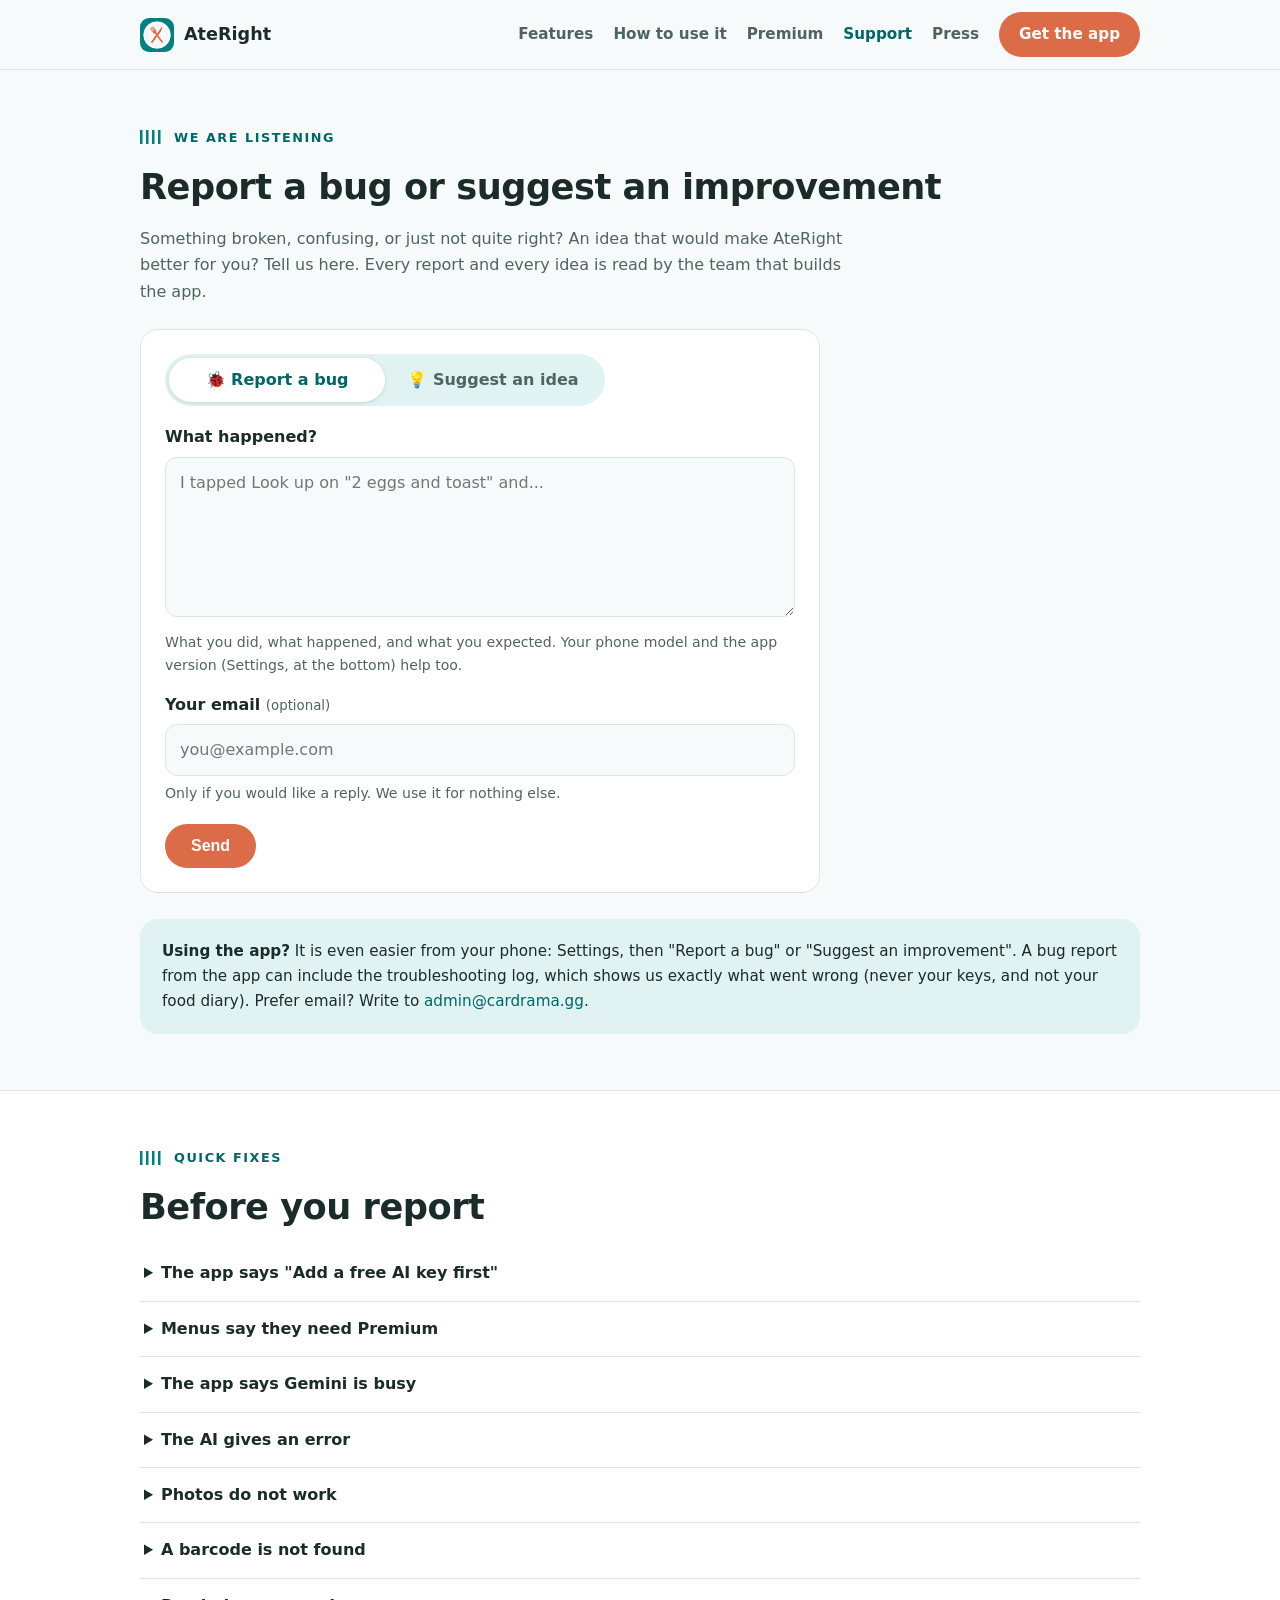
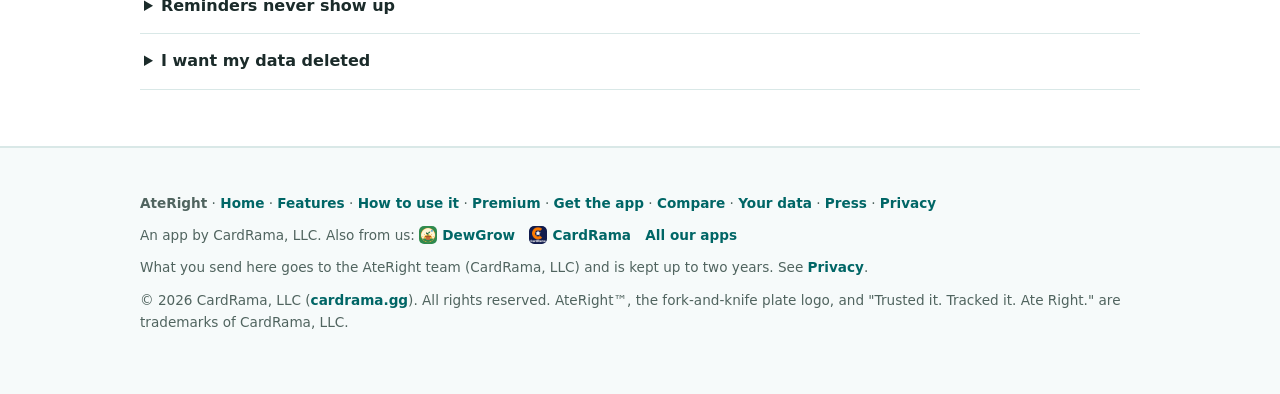
<file: support.html>
<!doctype html>
<html lang="en">
<head>
<meta charset="utf-8">
<meta name="viewport" content="width=device-width, initial-scale=1">
<title>Support - AteRight</title>
<meta name="description" content="Report a bug or suggest an improvement for AteRight. Every report and idea is read by the team.">
<link rel="icon" href="icon.png">
<link rel="stylesheet" href="styles.css?v=20261105">
</head>
<body>

<nav><div class="nav-inner">
  <a class="brand" href="index.html"><img src="icon.png" alt="">AteRight</a>
  <div class="nav-links">
    <a href="features.html">Features</a>
    <a href="guide.html">How to use it</a>
    <a href="premium.html">Premium</a>
    <a href="support.html" class="active">Support</a>
    <a href="press.html">Press</a>
    <a class="btn" href="download.html">Get the app</a>
  </div>
</div></nav>

<section>
  <div class="wrap">
    <div class="kicker">We are listening</div>
    <h2>Report a bug or suggest an improvement</h2>
    <p class="sub">Something broken, confusing, or just not quite right? An idea that would make AteRight better for you? Tell us here. Every report and every idea is read by the team that builds the app.</p>

    <form class="formcard" id="fb" novalidate>
      <div class="seg" role="group" aria-label="What are you sending?">
        <button type="button" data-kind="bug" aria-pressed="true">🐞 Report a bug</button>
        <button type="button" data-kind="idea" aria-pressed="false">💡 Suggest an idea</button>
      </div>

      <label for="msg"><span id="msg-label">What happened?</span></label>
      <textarea id="msg" name="message" maxlength="4000" required
        placeholder="I tapped Look up on &quot;2 eggs and toast&quot; and..."></textarea>
      <div class="hint" id="msg-hint">What you did, what happened, and what you expected. Your phone model and the app version (Settings, at the bottom) help too.</div>

      <label for="email">Your email <small>(optional)</small></label>
      <input type="email" id="email" name="email" maxlength="254" autocomplete="email" placeholder="you@example.com">
      <div class="hint">Only if you would like a reply. We use it for nothing else.</div>

      <!-- Left empty by people; filled by spam bots. -->
      <div class="hp" aria-hidden="true">
        <label for="website">Website</label>
        <input type="text" id="website" name="website" tabindex="-1" autocomplete="off">
      </div>

      <div class="actions">
        <button class="btn" type="submit" id="send">Send</button>
        <span class="status" id="status" role="status" aria-live="polite"></span>
      </div>
    </form>

    <div class="callout">
      <b>Using the app?</b> It is even easier from your phone: Settings, then "Report a bug" or "Suggest an improvement". A bug report from the app can include the troubleshooting log, which shows us exactly what went wrong (never your keys, and not your food diary).
      Prefer email? Write to <a href="mailto:admin@cardrama.gg">admin@cardrama.gg</a>.
    </div>
  </div>
</section>

<section class="alt">
  <div class="wrap">
    <div class="kicker">Quick fixes</div>
    <h2>Before you report</h2>
    <div class="faq">
      <details><summary>The app says "Add a free AI key first"</summary><p>Your 35 free AI lookups are used up or have ended, so the free app now needs your own AI key to understand your food. Settings, then "How to get your free keys" walks you through it in about two minutes. Or choose <a href="premium.html">Premium</a> and skip keys.</p></details>
      <details><summary>Menus say they need Premium</summary><p>Scanning a menu and "Make it at home" are part of <a href="premium.html">Premium</a>. New installs get one free try of each, and of scanning a recipe. Menus you already saved stay free to open and log from. Recipes and new ideas run on your own free key or Premium.</p></details>
      <details><summary>The app says Gemini is busy</summary><p>Google's free Gemini service gets crowded at times. Wait a minute and try again, or add a free Groq key as a backup in Settings. If you have free lookups left, the app offers to finish that lookup with one.</p></details>
      <details><summary>The AI gives an error</summary><p>Settings, AI provider, then "Test key". The test explains what is wrong, and if your provider retired a model it switches you to a current one.</p></details>
      <details><summary>Photos do not work</summary><p>Tap "Test key" once in Settings so the app can find your provider's photo-capable model. A free Gemini key always works for photos.</p></details>
      <details><summary>A barcode is not found</summary><p>Not every product is in the free database. Type the food instead, or photograph the Nutrition Facts label with the camera's Label mode.</p></details>
      <details><summary>Reminders never show up</summary><p>Check that notifications are allowed for AteRight in your phone's settings, then turn the reminder off and on again in Settings, Reminders.</p></details>
      <details><summary>I want my data deleted</summary><p>Your food diary lives only on your phone; uninstalling removes it. For anything AteRight holds (a Premium license, reports you sent), see <a href="delete-data.html">delete your data</a>.</p></details>
    </div>
  </div>
</section>

<footer><div class="wrap">
  <div><b>AteRight</b> · <a href="index.html">Home</a> · <a href="features.html">Features</a> · <a href="guide.html">How to use it</a> · <a href="premium.html">Premium</a> · <a href="download.html">Get the app</a> · <a href="compare.html">Compare</a> · <a href="your-data.html">Your data</a> · <a href="press.html">Press</a> · <a href="privacy.html">Privacy</a></div>
  <div class="family-line">An app by CardRama, LLC. Also from us: <a href="https://dewgrow.com/"><img src="img/apps/dewgrow.png" alt="">DewGrow</a> <a href="https://cardrama.gg/"><img src="img/apps/cardrama.png" alt="">CardRama</a> <a href="https://cardrama.gg/apps">All our apps</a></div>
  <div>What you send here goes to the AteRight team (CardRama, LLC) and is kept up to two years. See <a href="privacy.html">Privacy</a>.</div>
  <div>© 2026 CardRama, LLC (<a href="https://cardrama.gg">cardrama.gg</a>). All rights reserved. AteRight™, the fork-and-knife plate logo, and "Trusted it. Tracked it. Ate Right." are trademarks of CardRama, LLC.</div>
</div></footer>

<script src="support.js"></script>
</body>
</html>
</file>
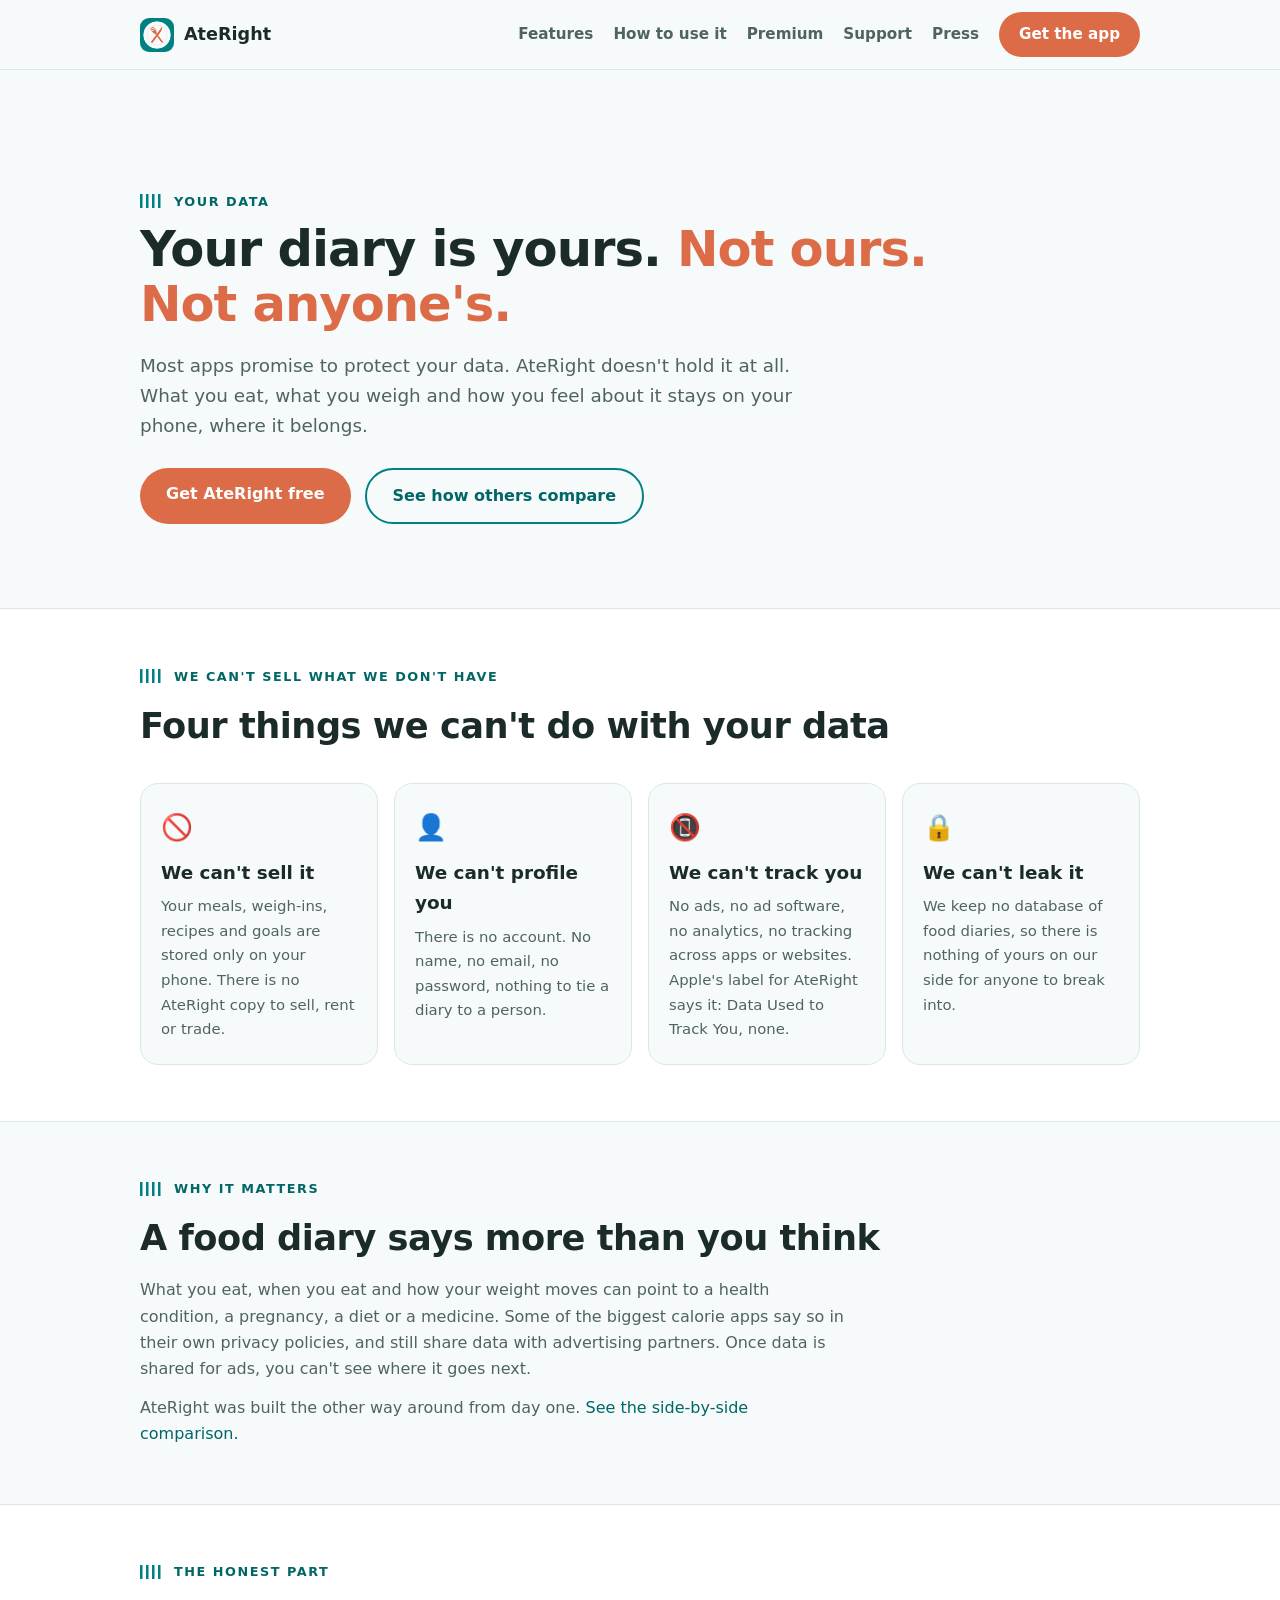
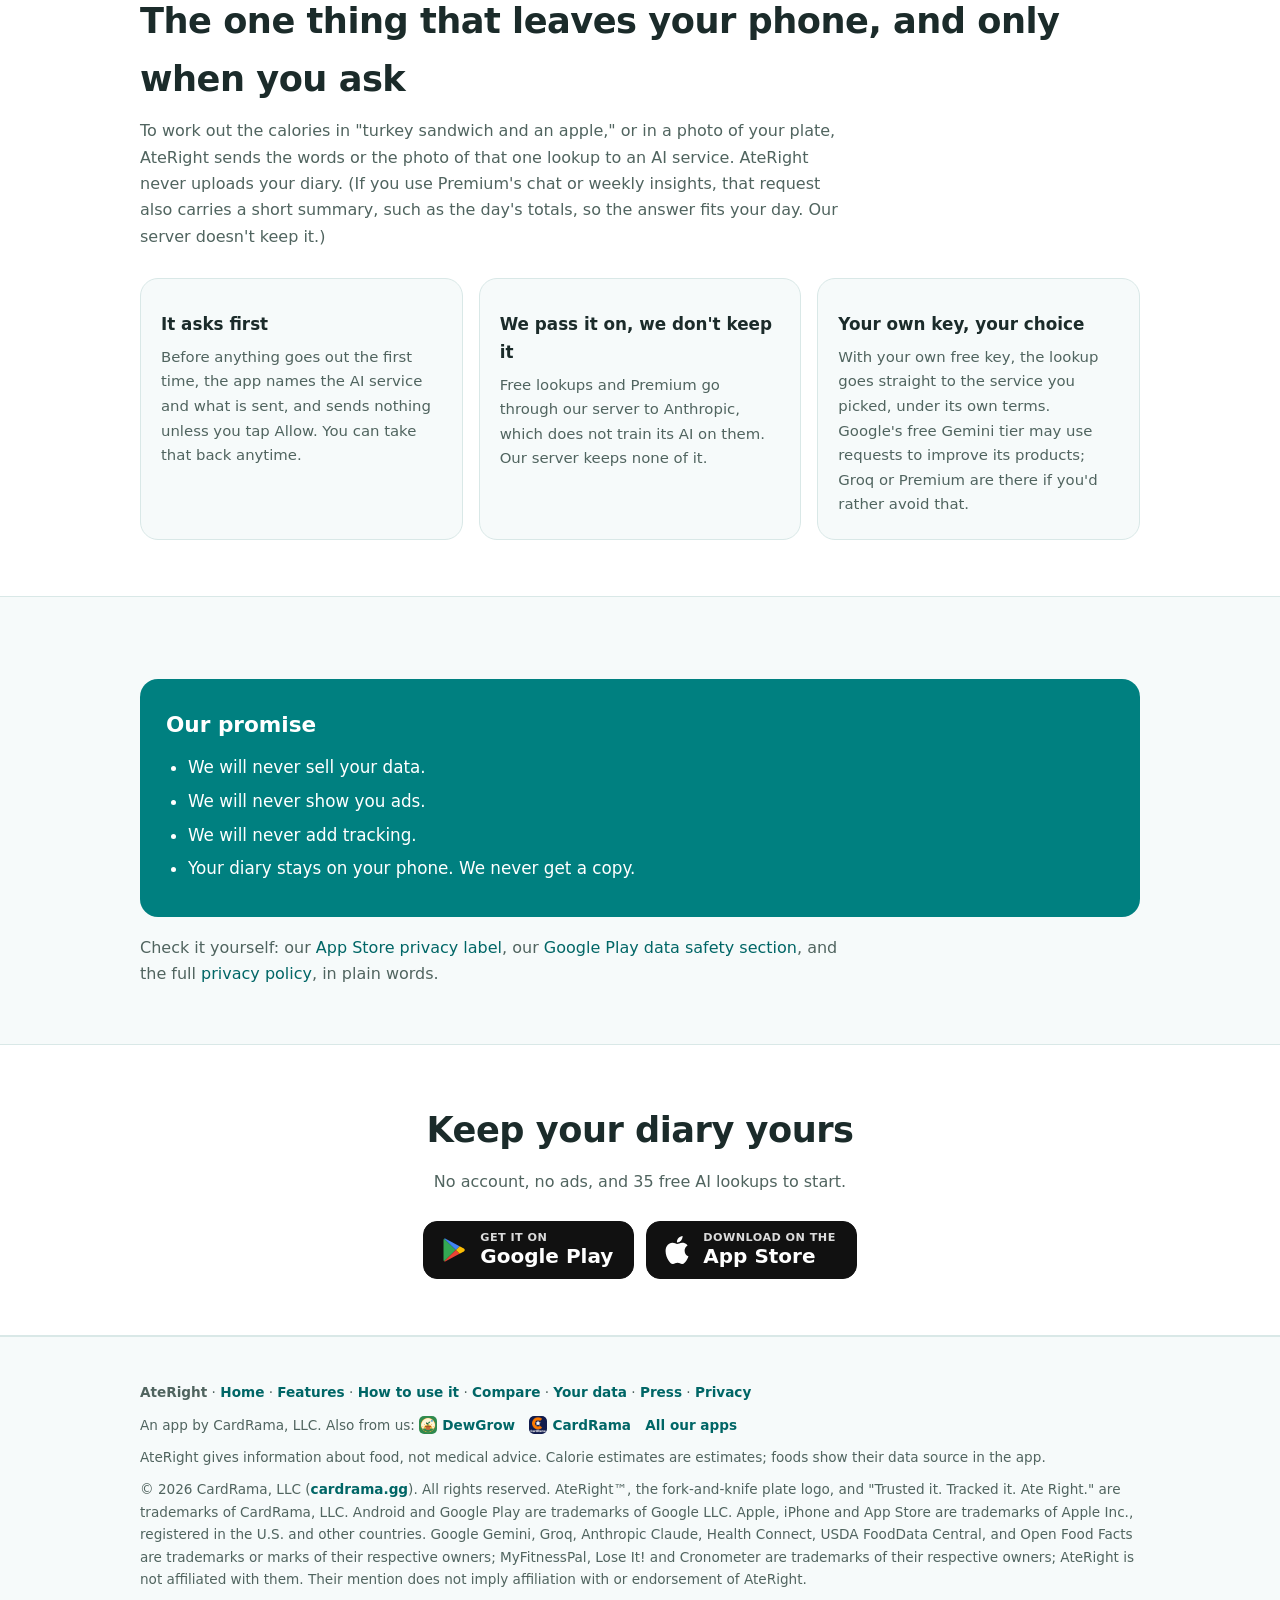
<file: your-data.html>
<!doctype html>
<html lang="en">
<head>
<meta charset="utf-8">
<meta name="viewport" content="width=device-width, initial-scale=1">
<title>Your data is yours | AteRight</title>
<meta name="description" content="AteRight keeps your food diary on your phone. No account, no ads, no tracking, and we never sell data, because we never have it.">
<link rel="icon" href="icon.png">
<link rel="stylesheet" href="styles.css?v=20261105">
</head>
<body>

<nav><div class="nav-inner">
  <a class="brand" href="index.html"><img src="icon.png" alt="">AteRight</a>
  <div class="nav-links">
    <a href="features.html">Features</a>
    <a href="guide.html">How to use it</a>
    <a href="premium.html">Premium</a>
    <a href="support.html">Support</a>
    <a href="press.html">Press</a>
    <a class="btn" href="download.html">Get the app</a>
  </div>
</div></nav>

<style>
  .hero-x { padding-top: 64px; padding-bottom: 28px; }
  .hero-x h1 { font-size: clamp(2rem, 5vw, 3.1rem); line-height: 1.12; letter-spacing: -1px; max-width: 16em; }
  .hero-x h1 em { color: var(--accent); font-style: normal; }
  .hero-x .lede { font-size: 1.15rem; color: var(--ink-soft); margin: 18px 0 26px; max-width: 38em; }
  .hero-x .ctas { display: flex; gap: 14px; flex-wrap: wrap; }
  .chips { display: flex; flex-wrap: wrap; gap: 6px; margin-top: 10px; }
  .chip { font-size: .8rem; font-weight: 700; padding: 3px 10px; border-radius: 999px;
          background: color-mix(in srgb, var(--amber) 16%, var(--card)); color: var(--ink); }
  .chip.ok { background: var(--brand-soft); color: var(--brand-deep); }
  .card.us { border: 2px solid var(--brand); }
  .card .who { font-weight: 800; font-size: 1.05rem; }
  .card .src { font-size: .8rem; margin-top: 10px; }
  .table-x { overflow-x: auto; margin-top: 24px; border: 1px solid var(--line); border-radius: var(--radius); background: var(--card); }
  table.vs6 { border-collapse: collapse; min-width: 860px; width: 100%; font-size: .9rem; }
  .vs6 th, .vs6 td { padding: 12px 12px; text-align: left; vertical-align: top; border-bottom: 1px solid var(--line); }
  .vs6 thead th { font-size: .95rem; }
  .vs6 th[scope=row] { position: sticky; left: 0; background: var(--card); font-weight: 700; min-width: 150px; }
  .vs6 td { color: var(--ink-soft); }
  .vs6 td.us, .vs6 th.us { background: var(--brand-soft); color: var(--brand-deep); font-weight: 800; }
  .vs6 tr:last-child th, .vs6 tr:last-child td { border-bottom: 0; }
  .tbd { color: var(--amber); font-style: italic; }
  .receipt { background: var(--card); border: 1px solid var(--line); border-radius: var(--radius); padding: 20px 22px; margin-top: 14px; }
  .receipt h3 { font-size: 1.1rem; }
  .receipt ul { margin: 8px 0 0 20px; color: var(--ink-soft); }
  .receipt li { margin: 4px 0; }
  .receipt .src { font-size: .8rem; margin-top: 8px; }
  .big-no { display: grid; grid-template-columns: repeat(auto-fit, minmax(220px, 1fr)); gap: 16px; margin-top: 28px; }
  .big-no .card h3 { font-size: 1.15rem; }
  .promise { background: var(--brand); color: #fff; border-radius: var(--radius); padding: 28px 26px; margin-top: 26px; }
  .promise h3 { font-size: 1.35rem; }
  .promise ul { margin: 12px 0 0 22px; font-size: 1.05rem; }
  .promise li { margin: 6px 0; }
  @media (prefers-color-scheme: dark) { .promise { background: var(--brand-soft); color: var(--ink); } }
  .sr { position: absolute; width: 1px; height: 1px; overflow: hidden; clip: rect(0 0 0 0); white-space: nowrap; }
  .fine2 { font-size: .82rem; color: var(--ink-soft); margin-top: 14px; }
</style>

<section>
  <div class="wrap hero-x">
    <div class="kicker">Your data</div>
    <h1>Your diary is yours. <em>Not ours. Not anyone's.</em></h1>
    <p class="lede">Most apps promise to protect your data. AteRight doesn't hold it at all. What you eat, what you weigh and how you feel about it stays on your phone, where it belongs.</p>
    <div class="ctas"><a class="btn" href="download.html">Get AteRight free</a><a class="btn ghost" href="compare.html">See how others compare</a></div>
  </div>
</section>

<section class="alt">
  <div class="wrap">
    <div class="kicker">We can't sell what we don't have</div>
    <h2>Four things we can't do with your data</h2>
    <div class="big-no">
      <div class="card"><div class="emo">🚫</div><h3>We can't sell it</h3><p>Your meals, weigh-ins, recipes and goals are stored only on your phone. There is no AteRight copy to sell, rent or trade.</p></div>
      <div class="card"><div class="emo">👤</div><h3>We can't profile you</h3><p>There is no account. No name, no email, no password, nothing to tie a diary to a person.</p></div>
      <div class="card"><div class="emo">📵</div><h3>We can't track you</h3><p>No ads, no ad software, no analytics, no tracking across apps or websites. Apple's label for AteRight says it: Data Used to Track You, none.</p></div>
      <div class="card"><div class="emo">🔒</div><h3>We can't leak it</h3><p>We keep no database of food diaries, so there is nothing of yours on our side for anyone to break into.</p></div>
    </div>
  </div>
</section>

<section>
  <div class="wrap">
    <div class="kicker">Why it matters</div>
    <h2>A food diary says more than you think</h2>
    <p class="sub">What you eat, when you eat and how your weight moves can point to a health condition, a pregnancy, a diet or a medicine. Some of the biggest calorie apps say so in their own privacy policies, and still share data with advertising partners. Once data is shared for ads, you can't see where it goes next.</p>
    <p class="sub" style="margin-top:12px">AteRight was built the other way around from day one. <a href="compare.html">See the side-by-side comparison.</a></p>
  </div>
</section>

<section class="alt">
  <div class="wrap">
    <div class="kicker">The honest part</div>
    <h2>The one thing that leaves your phone, and only when you ask</h2>
    <p class="sub">To work out the calories in "turkey sandwich and an apple," or in a photo of your plate, AteRight sends the words or the photo of that one lookup to an AI service. AteRight never uploads your diary. (If you use Premium's chat or weekly insights, that request also carries a short summary, such as the day's totals, so the answer fits your day. Our server doesn't keep it.)</p>
    <div class="cards">
      <div class="card"><h3>It asks first</h3><p>Before anything goes out the first time, the app names the AI service and what is sent, and sends nothing unless you tap Allow. You can take that back anytime.</p></div>
      <div class="card"><h3>We pass it on, we don't keep it</h3><p>Free lookups and Premium go through our server to Anthropic, which does not train its AI on them. Our server keeps none of it.</p></div>
      <div class="card"><h3>Your own key, your choice</h3><p>With your own free key, the lookup goes straight to the service you picked, under its own terms. Google's free Gemini tier may use requests to improve its products; Groq or Premium are there if you'd rather avoid that.</p></div>
    </div>
  </div>
</section>

<section>
  <div class="wrap">
    <div class="promise">
      <h3>Our promise</h3>
      <ul>
        <li>We will never sell your data.</li>
        <li>We will never show you ads.</li>
        <li>We will never add tracking.</li>
        <li>Your diary stays on your phone. We never get a copy.</li>
      </ul>
    </div>
    <p class="sub" style="margin-top:18px">Check it yourself: our <a href="https://apps.apple.com/us/app/ateright-ai-calorie-counter/id6823991998">App Store privacy label</a>, our <a href="https://play.google.com/store/apps/details?id=gg.cardrama.ateright">Google Play data safety section</a>, and the full <a href="privacy.html">privacy policy</a>, in plain words.</p>
  </div>
</section>

<section class="alt">
  <div class="wrap" style="text-align:center">
    <h2>Keep your diary yours</h2>
    <p class="sub" style="margin:10px auto 26px">No account, no ads, and 35 free AI lookups to start.</p>
    <div class="stores center"><a class="store" href="https://play.google.com/store/apps/details?id=gg.cardrama.ateright" rel="noopener"><svg viewBox="0 0 24 24" aria-hidden="true"><path fill="#34A853" d="M3.6 2.3 13.5 12l-9.9 9.7c-.4-.2-.6-.6-.6-1.1V3.4c0-.5.2-.9.6-1.1z"/><path fill="#FBBC04" d="m16.8 15.3-3.3-3.3 3.3-3.3 3.7 2.1c1 .6 1 2 0 2.5z"/><path fill="#EA4335" d="M13.5 12 3.6 21.7c.3.2.8.2 1.2 0l12-6.4z"/><path fill="#4285F4" d="M13.5 12 16.8 8.7l-12-6.4c-.4-.2-.9-.2-1.2 0z"/></svg><span><small>Get it on</small>Google Play</span></a><a class="store" href="https://apps.apple.com/us/app/ateright-ai-calorie-counter/id6823991998" rel="noopener"><svg viewBox="0 0 24 24" aria-hidden="true"><path fill="currentColor" d="M12.152 6.896c-.948 0-2.415-1.078-3.96-1.04-2.04.027-3.91 1.183-4.961 3.014-2.117 3.675-.546 9.103 1.519 12.09 1.013 1.454 2.208 3.09 3.792 3.039 1.52-.065 2.09-.987 3.935-.987 1.831 0 2.35.987 3.96.948 1.637-.026 2.676-1.48 3.676-2.948 1.156-1.688 1.636-3.325 1.662-3.415-.039-.013-3.182-1.221-3.22-4.857-.026-3.04 2.48-4.494 2.597-4.559-1.429-2.09-3.623-2.324-4.39-2.376-2-.156-3.675 1.09-4.61 1.09zM15.53 3.83c.843-1.012 1.4-2.427 1.245-3.83-1.207.052-2.662.805-3.532 1.818-.78.896-1.454 2.338-1.273 3.714 1.338.104 2.715-.688 3.559-1.701"/></svg><span><small>Download on the</small>App Store</span></a></div>
  </div>
</section>

<footer><div class="wrap">
  <div><b>AteRight</b> · <a href="index.html">Home</a> · <a href="features.html">Features</a> · <a href="guide.html">How to use it</a> · <a href="compare.html">Compare</a> · <a href="your-data.html">Your data</a> · <a href="press.html">Press</a> · <a href="privacy.html">Privacy</a></div>
  <div class="family-line">An app by CardRama, LLC. Also from us: <a href="https://dewgrow.com/"><img src="img/apps/dewgrow.png" alt="">DewGrow</a> <a href="https://cardrama.gg/"><img src="img/apps/cardrama.png" alt="">CardRama</a> <a href="https://cardrama.gg/apps">All our apps</a></div>
  <div>AteRight gives information about food, not medical advice. Calorie estimates are estimates; foods show their data source in the app.</div>
  <div>© 2026 CardRama, LLC (<a href="https://cardrama.gg">cardrama.gg</a>). All rights reserved. AteRight™, the fork-and-knife plate logo, and "Trusted it. Tracked it. Ate Right." are trademarks of CardRama, LLC. Android and Google Play are trademarks of Google LLC. Apple, iPhone and App Store are trademarks of Apple Inc., registered in the U.S. and other countries. Google Gemini, Groq, Anthropic Claude, Health Connect, USDA FoodData Central, and Open Food Facts are trademarks or marks of their respective owners; MyFitnessPal, Lose It! and Cronometer are trademarks of their respective owners; AteRight is not affiliated with them. Their mention does not imply affiliation with or endorsement of AteRight.</div>
</div></footer>

</body>
</html>
</file>
<file: styles.css>
:root {
  --brand: #008080;
  --brand-deep: #006666;
  --brand-soft: #e0f2f1;
  --accent: #dc6c47;
  --ink: #1b2b2a;
  --ink-soft: #50645f;
  --paper: #f6fafa;
  --card: #ffffff;
  --line: #d9e8e7;
  --amber: #ba7517;
  --radius: 18px;
  --maxw: 1040px;
}
@media (prefers-color-scheme: dark) {
  :root {
    --brand: #4db6ac;
    --brand-deep: #80cbc4;
    --brand-soft: #0f2e2c;
    --ink: #e6f2f1;
    --ink-soft: #9fb5b2;
    --paper: #0c1716;
    --card: #13211f;
    --line: #223634;
  }
}
* { box-sizing: border-box; margin: 0; padding: 0; }
html { scroll-behavior: smooth; }
body {
  font-family: "Segoe UI", system-ui, -apple-system, sans-serif;
  background: var(--paper);
  color: var(--ink);
  line-height: 1.65;
}
a { color: var(--brand-deep); text-decoration: none; }
a:hover { text-decoration: underline; }
img { max-width: 100%; }

.wrap { max-width: var(--maxw); margin: 0 auto; padding: 0 20px; }

/* ---------- nav ---------- */
nav {
  position: sticky; top: 0; z-index: 10;
  background: color-mix(in srgb, var(--paper) 88%, transparent);
  backdrop-filter: blur(8px);
  border-bottom: 1px solid var(--line);
}
.nav-inner {
  max-width: var(--maxw); margin: 0 auto; padding: 12px 20px;
  display: flex; align-items: center; gap: 24px;
}
.brand { display: flex; align-items: center; gap: 10px; font-weight: 800; font-size: 1.1rem; color: var(--ink); }
.brand:hover { text-decoration: none; }
.brand img { width: 34px; height: 34px; border-radius: 9px; }
.nav-links { display: flex; gap: 20px; margin-left: auto; align-items: center; }
.nav-links a { color: var(--ink-soft); font-weight: 600; font-size: .95rem; }
.nav-links a.active { color: var(--brand-deep); }
.nav-links a.btn { color: #fff; white-space: nowrap; padding: 10px 20px; }

/* ---------- buttons ---------- */
.btn {
  display: inline-block; padding: 13px 26px; border-radius: 999px;
  background: var(--accent); color: #fff; font-weight: 700;
  border: none; cursor: pointer; font-size: 1rem;
  transition: transform .12s ease, box-shadow .12s ease;
}
.btn:hover { text-decoration: none; transform: translateY(-2px); box-shadow: 0 8px 20px color-mix(in srgb, var(--accent) 35%, transparent); }
.btn.ghost { background: transparent; color: var(--brand-deep); border: 2px solid var(--brand); }
.btn.big { padding: 17px 36px; font-size: 1.15rem; }

/* ---------- hero ---------- */
.hero { padding: 72px 20px 40px; display: grid; grid-template-columns: 1.15fr .85fr; gap: 40px; align-items: center; }
.hero h1 { font-size: clamp(2.1rem, 5vw, 3.3rem); line-height: 1.12; letter-spacing: -1px; }
.hero h1 em { color: var(--accent); font-style: normal; }
.hero p.lede { font-size: 1.2rem; color: var(--ink-soft); margin: 18px 0 28px; max-width: 34em; }
.hero .ctas { display: flex; gap: 14px; flex-wrap: wrap; align-items: center; }
.hero .fine { font-size: .85rem; color: var(--ink-soft); margin-top: 14px; }

/* ---------- phone mockup ---------- */
.phone {
  width: 290px; margin: 0 auto; background: var(--card);
  border: 1px solid var(--line); border-radius: 36px; padding: 18px 16px 24px;
  box-shadow: 0 24px 60px rgba(0,0,0,.14);
  rotate: 2deg;
}
.phone .ptitle { font-weight: 800; font-size: 1.05rem; margin: 2px 4px 12px; }
.phone .ptitle small { display: block; font-weight: 500; color: var(--ink-soft); font-size: .72rem; }
.ringbox { background: var(--brand-soft); border-radius: 22px; padding: 18px 10px 12px; text-align: center; }
.ring { width: 130px; height: 130px; margin: 0 auto; }
.ring circle { fill: none; stroke-width: 11; stroke-linecap: round; }
.ring .track { stroke: color-mix(in srgb, var(--brand) 18%, transparent); }
.ring .arc {
  stroke: var(--brand);
  stroke-dasharray: 276; stroke-dashoffset: 276;
  transform: rotate(-90deg); transform-origin: center;
  animation: sweep 1.4s .3s ease-out forwards;
}
@keyframes sweep { to { stroke-dashoffset: 96; } }
.ring text { font-weight: 800; font-size: 26px; fill: var(--brand-deep); }
.ring .sub { font-size: 9px; font-weight: 600; fill: var(--ink-soft); }
.ringbox .mood { font-size: .68rem; color: var(--ink-soft); font-style: italic; margin-top: 8px; }
.meal { display: flex; align-items: center; gap: 9px; padding: 9px 6px; border-bottom: 1px solid var(--line); font-size: .78rem; }
.meal:last-child { border-bottom: none; }
.meal .dotp { width: 26px; height: 26px; border-radius: 50%; background: var(--brand-soft); display: grid; place-items: center; font-size: .8rem; }
.meal b { font-weight: 700; }
.meal span { color: var(--ink-soft); font-size: .68rem; display: block; }
.meal .kc { margin-left: auto; font-weight: 800; }

/* ---------- sections ---------- */
section { padding: 56px 0; }
section.alt { background: var(--card); border-top: 1px solid var(--line); border-bottom: 1px solid var(--line); }
h2 { font-size: clamp(1.5rem, 3.4vw, 2.2rem); letter-spacing: -.5px; margin-bottom: 10px; }
.kicker {
  display: inline-flex; align-items: center; gap: 8px;
  color: var(--brand-deep); font-weight: 800; font-size: .8rem;
  text-transform: uppercase; letter-spacing: .12em; margin-bottom: 10px;
}
.kicker::before { content: ""; width: 26px; height: 14px;
  background:
    linear-gradient(var(--brand), var(--brand)) 0 50%/2.5px 100% no-repeat,
    linear-gradient(var(--brand), var(--brand)) 6px 50%/2.5px 100% no-repeat,
    linear-gradient(var(--brand), var(--brand)) 12px 50%/2.5px 100% no-repeat,
    linear-gradient(var(--brand), var(--brand)) 18px 50%/2.5px 100% no-repeat;
}
.sub { color: var(--ink-soft); max-width: 44em; }

.cards { display: grid; grid-template-columns: repeat(auto-fit, minmax(230px, 1fr)); gap: 16px; margin-top: 28px; }
.card {
  background: var(--card); border: 1px solid var(--line); border-radius: var(--radius);
  padding: 22px 20px; transition: transform .15s ease;
}
section.alt .card { background: var(--paper); }
.card:hover { transform: translateY(-3px); }
.card .emo { font-size: 1.6rem; }
.card h3 { margin: 10px 0 6px; font-size: 1.05rem; }
.card p { color: var(--ink-soft); font-size: .93rem; }

/* ---------- compare table ---------- */
table.compare { width: 100%; border-collapse: collapse; margin-top: 24px; font-size: .95rem; }
.compare th, .compare td { padding: 12px 14px; text-align: left; border-bottom: 1px solid var(--line); }
.compare th:nth-child(2), .compare td:nth-child(2) { color: var(--ink-soft); }
.compare th:nth-child(3), .compare td:nth-child(3) { color: var(--brand-deep); font-weight: 700; background: var(--brand-soft); }
.compare tr:first-child th { font-size: 1rem; }

/* ---------- steps ---------- */
.steps { counter-reset: step; margin-top: 26px; display: grid; gap: 14px; }
.step {
  background: var(--card); border: 1px solid var(--line); border-radius: var(--radius);
  padding: 20px 20px 20px 66px; position: relative;
}
.step::before {
  counter-increment: step; content: counter(step);
  position: absolute; left: 18px; top: 20px;
  width: 32px; height: 32px; border-radius: 50%;
  background: var(--brand); color: #fff; font-weight: 800;
  display: grid; place-items: center;
}
.step h3 { margin-bottom: 4px; font-size: 1.02rem; }
.step p { color: var(--ink-soft); font-size: .94rem; }

/* ---------- misc ---------- */
.pill {
  display: inline-block; background: var(--brand-soft); color: var(--brand-deep);
  font-weight: 700; font-size: .8rem; padding: 4px 12px; border-radius: 999px; margin-bottom: 14px;
}
.callout {
  background: var(--brand-soft); border-radius: var(--radius);
  padding: 20px 22px; margin-top: 26px; font-size: .95rem;
}
.callout.warn { background: color-mix(in srgb, var(--amber) 12%, var(--paper)); }
.faq details { border-bottom: 1px solid var(--line); padding: 14px 4px; }
.faq summary { font-weight: 700; cursor: pointer; }
.faq p { color: var(--ink-soft); padding-top: 8px; max-width: 46em; }

/* ---------- app screenshots ---------- */
.shots { display: grid; grid-template-columns: repeat(auto-fit, minmax(200px, 1fr)); gap: 22px; margin-top: 28px; }
.shot { margin: 0; text-align: center; }
.shot img {
  width: 100%; max-width: 260px; border-radius: 26px; border: 6px solid var(--ink);
  box-shadow: 0 18px 40px rgba(0,0,0,.16); background: #fff; display: block; margin: 0 auto;
}
.shot figcaption { color: var(--ink-soft); font-size: .9rem; margin-top: 12px; max-width: 260px; margin-inline: auto; }
.shot figcaption b { color: var(--ink); display: block; }
.split { display: grid; grid-template-columns: 1fr 280px; gap: 40px; align-items: center; }
.split.flip { grid-template-columns: 280px 1fr; }
.split .shot img { max-width: 270px; }

/* ---------- premium tag ---------- */
.ptag {
  display: inline-block; vertical-align: middle; margin-left: 6px;
  background: color-mix(in srgb, var(--accent) 16%, transparent); color: var(--accent);
  font-size: .68rem; font-weight: 800; letter-spacing: .06em; text-transform: uppercase;
  padding: 2px 8px; border-radius: 999px;
}
.ftag { background: var(--brand-soft); color: var(--brand-deep); }
ul.ticks { list-style: none; margin-top: 14px; display: grid; gap: 8px; }
ul.ticks li { padding-left: 28px; position: relative; color: var(--ink-soft); }
ul.ticks li::before { content: "✓"; position: absolute; left: 4px; color: var(--brand); font-weight: 800; }
ul.ticks li b { color: var(--ink); }

/* ---------- support form ---------- */
.formcard { background: var(--card); border: 1px solid var(--line); border-radius: var(--radius); padding: 24px; margin-top: 24px; max-width: 680px; }
.seg { display: flex; max-width: 440px; background: var(--brand-soft); border-radius: 999px; padding: 4px; margin-bottom: 18px; }
.seg button { flex: 1; white-space: nowrap; border: 0; background: transparent; padding: 9px 14px; border-radius: 999px; font: inherit; font-weight: 700; color: var(--ink-soft); cursor: pointer; }
.seg button[aria-pressed="true"] { background: var(--card); color: var(--brand-deep); box-shadow: 0 1px 4px rgba(0,0,0,.12); }
.formcard label { display: block; font-weight: 700; margin: 14px 0 6px; }
.formcard label small { font-weight: 500; color: var(--ink-soft); }
.formcard textarea, .formcard input[type=email], .formcard input[type=text] {
  width: 100%; font: inherit; color: var(--ink); background: var(--paper);
  border: 1px solid var(--line); border-radius: 12px; padding: 12px 14px;
}
.formcard textarea { min-height: 160px; resize: vertical; }
.formcard textarea:focus, .formcard input:focus { outline: 2px solid var(--brand); border-color: transparent; }
.formcard .hint { color: var(--ink-soft); font-size: .88rem; margin-top: 6px; }
.formcard .actions { margin-top: 18px; display: flex; gap: 14px; align-items: center; flex-wrap: wrap; }
.hp { position: absolute; left: -10000px; width: 1px; height: 1px; overflow: hidden; }
.status { font-weight: 600; }
.status.ok { color: var(--brand-deep); }
.status.err { color: #b3261e; }

/* ---------- other apps from Cardrama, LLC ---------- */
.apps { display: grid; grid-template-columns: repeat(auto-fit, minmax(260px, 1fr)); gap: 16px; margin-top: 24px; }
.app-tile {
  display: grid; grid-template-columns: 56px minmax(0, 1fr); gap: 14px; align-items: start;
  background: var(--card); border: 1px solid var(--line); border-radius: var(--radius);
  padding: 18px; color: var(--ink); transition: transform .15s ease;
}
section.alt .app-tile { background: var(--paper); }
.app-tile:hover { transform: translateY(-3px); text-decoration: none; }
.app-tile img { width: 56px; height: 56px; border-radius: 14px; display: block; }
.app-tile .t { display: grid; gap: 4px; min-width: 0; }
.app-tile .n { font-weight: 800; font-size: 1.05rem; display: flex; flex-wrap: wrap; gap: 4px 8px; align-items: center; }
.app-tile .d { color: var(--ink-soft); font-size: .93rem; }
.app-tile .go { color: var(--brand-deep); font-weight: 700; font-size: .9rem; margin-top: 2px; }
.app-tile:hover .go { text-decoration: underline; }
.xnudge {
  display: grid; grid-template-columns: 40px minmax(0, 1fr); gap: 12px; align-items: center;
  margin-top: 16px; padding: 14px 18px; border: 1px dashed var(--line); border-radius: var(--radius);
  color: var(--ink-soft); font-size: .93rem;
}
.xnudge img { width: 40px; height: 40px; border-radius: 10px; display: block; }
.family-line img { width: 18px; height: 18px; border-radius: 5px; display: inline-block; vertical-align: -4px; margin-right: 5px; }
.family-line a { white-space: nowrap; margin-right: 10px; }
@media (prefers-reduced-motion: reduce) { .app-tile, .card { transition: none; } .app-tile:hover, .card:hover { transform: none; } }

footer { padding: 44px 0 60px; color: var(--ink-soft); font-size: .85rem; border-top: 1px solid var(--line); }
footer .wrap { display: grid; gap: 10px; }
footer a { font-weight: 600; }

@media (max-width: 820px) {
  .hero { grid-template-columns: 1fr; padding-top: 40px; }
  .hero .shot img { max-width: 240px; }
  .phone { rotate: 0deg; }
  .nav-links { gap: 12px; }
  .nav-links a:not(.btn):not(.active) { display: none; }
  .split, .split.flip { grid-template-columns: 1fr; }
  .split.flip .shot { order: 2; }
}
@media (prefers-color-scheme: dark) {
  .shot img { border-color: #2a3d3b; }
  .status.err { color: #f2b8b5; }
}

/* ---------- store buttons ---------- */
.stores { display: flex; gap: 12px; flex-wrap: wrap; align-items: center; }
.stores.center { justify-content: center; }
.store {
  display: inline-flex; align-items: center; gap: 12px; padding: 10px 20px 10px 16px;
  border-radius: 14px; background: #111; color: #fff; min-width: 200px;
  border: 1px solid #111; transition: transform .12s ease, box-shadow .12s ease;
}
.store:hover { text-decoration: none; transform: translateY(-2px); box-shadow: 0 8px 20px rgba(0,0,0,.25); }
.store svg { width: 28px; height: 28px; flex: none; }
.store span { display: flex; flex-direction: column; line-height: 1.15; font-weight: 700; font-size: 1.25rem; text-align: left; }
.store small { font-size: .7rem; font-weight: 600; letter-spacing: .04em; text-transform: uppercase; opacity: .85; }
.store.soon { background: transparent; color: var(--ink-soft); border: 1.5px dashed var(--line); cursor: default; }
.store.soon:hover { transform: none; box-shadow: none; }
@media (prefers-color-scheme: dark) { .store:not(.soon) { background: #000; border-color: #444; } }

/* How-to video cards on the guide: each links to the video on YouTube.
   Plain links, no embedded player, so the page loads nothing from YouTube. */
a.card.vid { display: block; color: inherit; text-decoration: none; }
a.card.vid:hover, a.card.vid:focus-visible { border-color: var(--brand); }
a.card.vid h3 { color: var(--ink); }
a.card.vid p { color: var(--brand-deep); font-weight: 600; }
.vid-num { display: inline-grid; place-items: center; width: 32px; height: 32px; border-radius: 50%; background: var(--brand-soft); color: var(--brand-deep); font-weight: 800; }
.vid-all { margin-top: 24px; }
</file>
